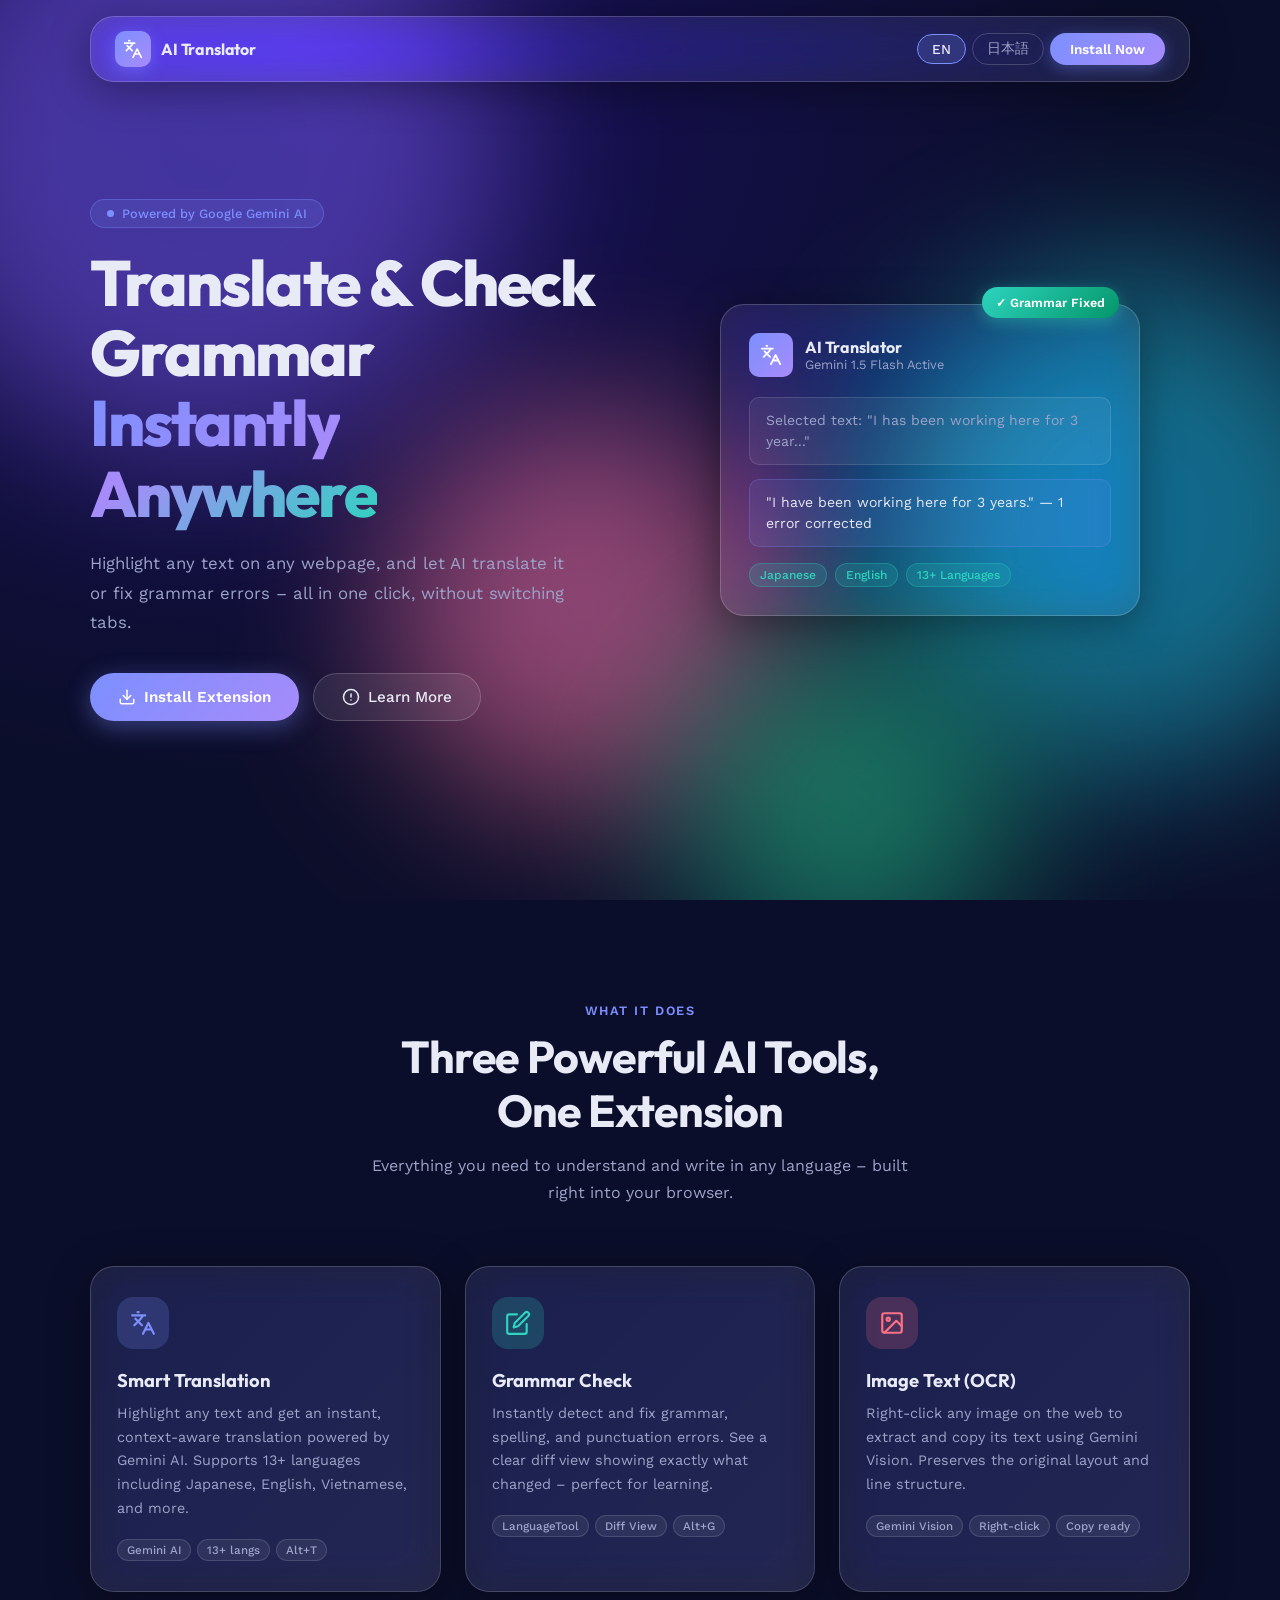
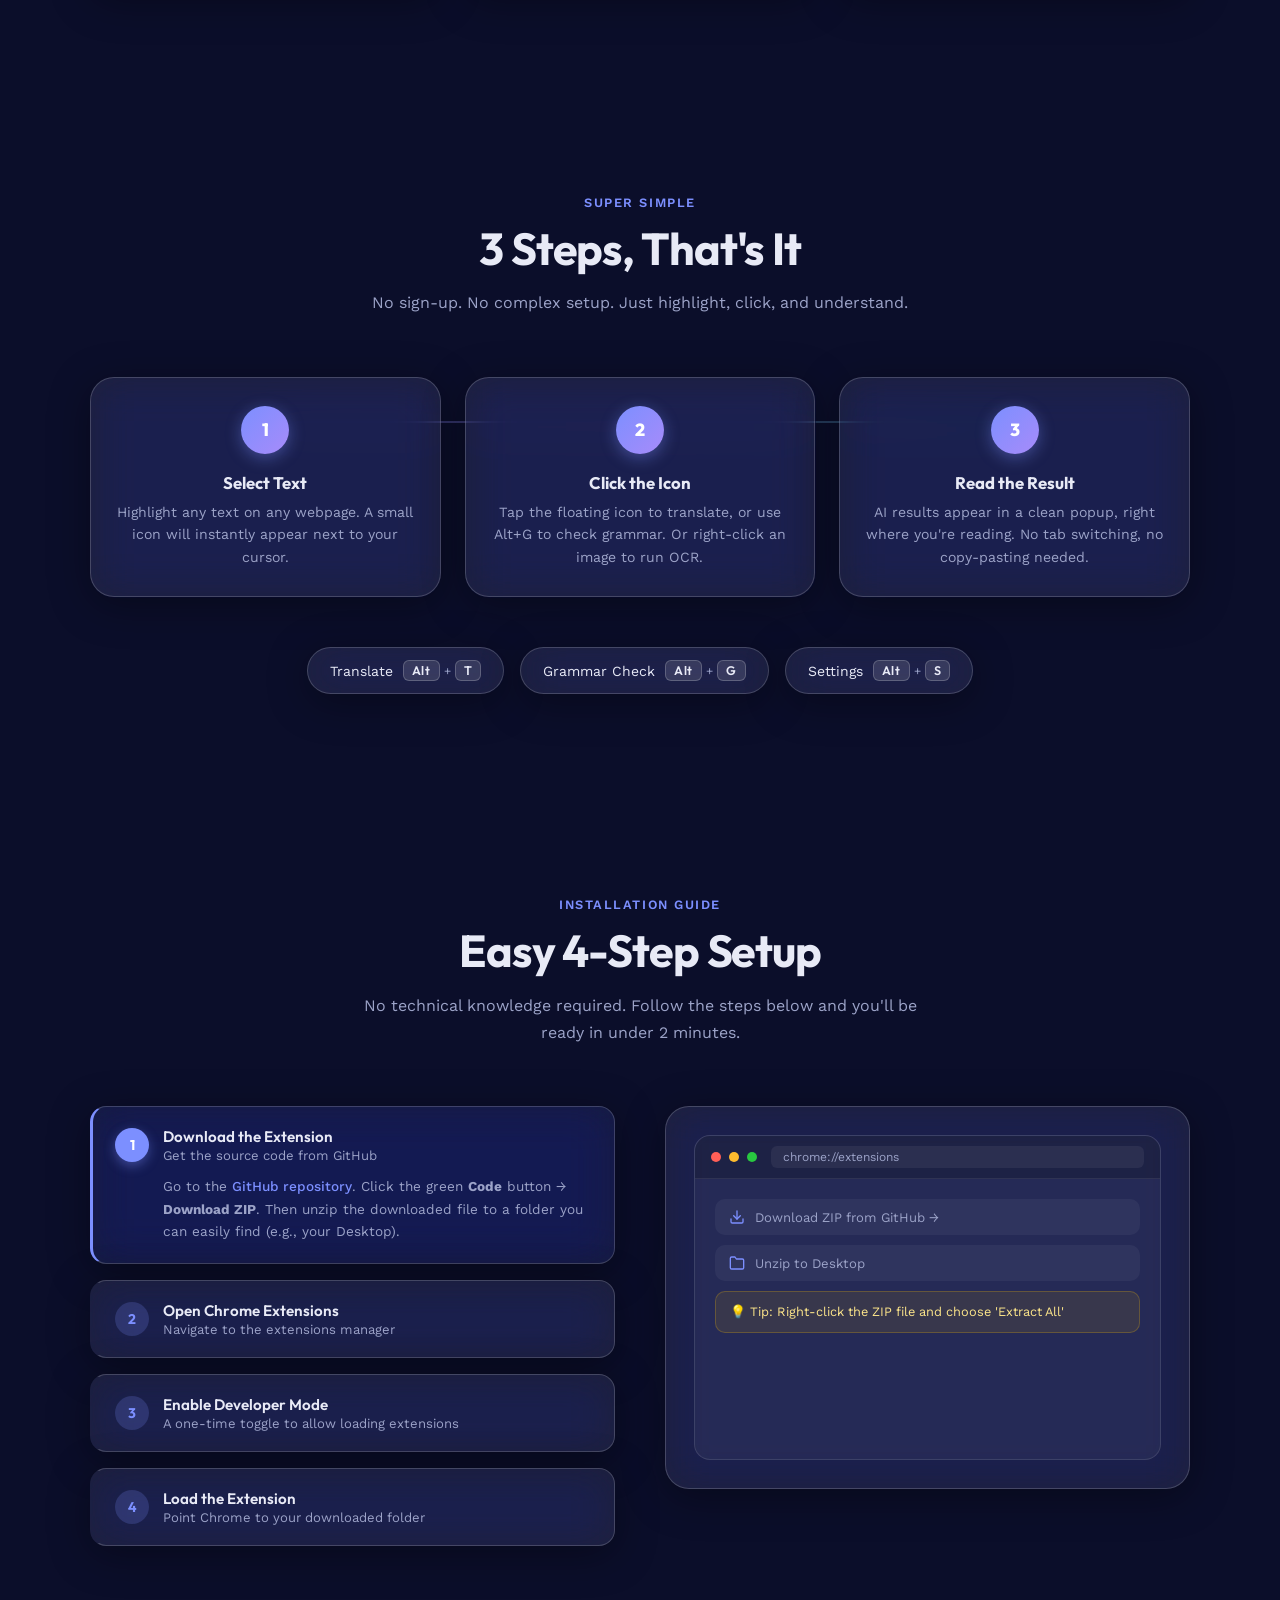
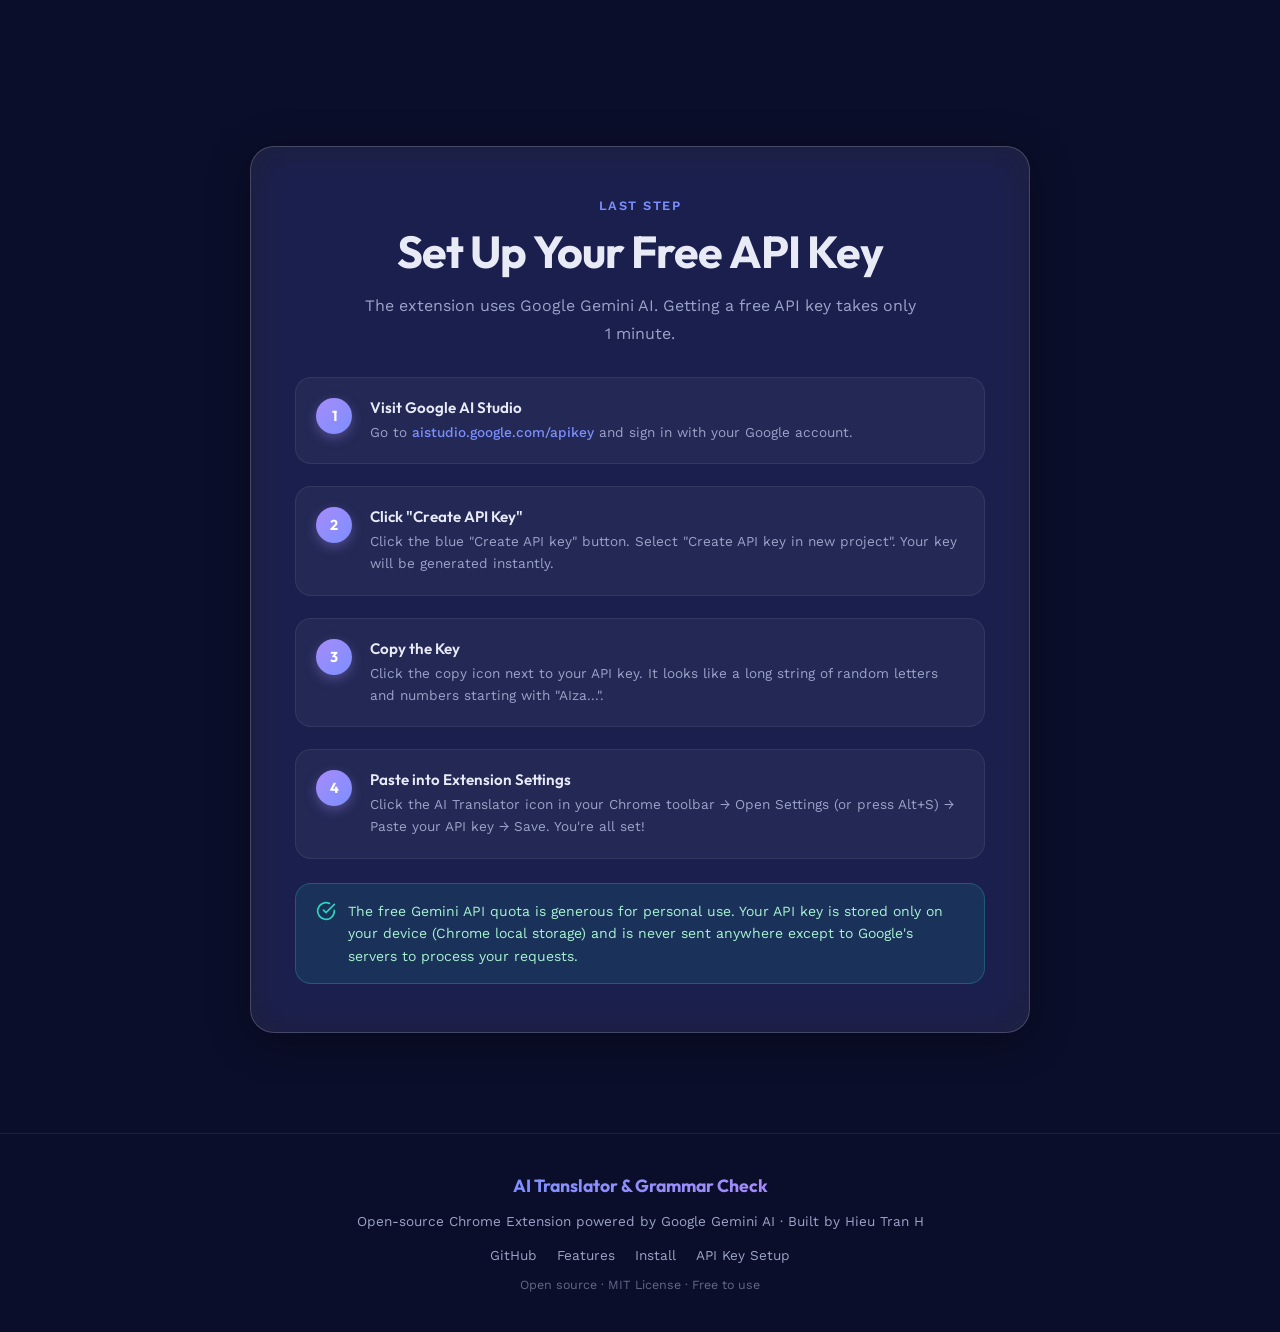
<file: landing/index.html>
<!DOCTYPE html>
<html lang="en">
<head>
  <meta charset="UTF-8" />
  <meta name="viewport" content="width=device-width, initial-scale=1.0" />
  <title data-en="AI Translator & Grammar Check – Smart Chrome Extension" data-ja="AI翻訳＆文法チェック – スマートChrome拡張機能">
    AI Translator & Grammar Check – Smart Chrome Extension
  </title>
  <meta name="description"
    data-en="Free Chrome extension powered by Google Gemini AI. Translate text, check grammar, and extract text from images – without leaving any webpage."
    data-ja="Google Gemini AIを搭載した無料Chrome拡張機能。テキストの翻訳、文法チェック、画像からのテキスト抽出がどのWebページでも可能。"
    content="Free Chrome extension powered by Google Gemini AI. Translate text, check grammar, and extract text from images – without leaving any webpage.">
  <link rel="stylesheet" href="style.css" />
</head>
<body>

<!-- ── Animated Background ──────────────────── -->
<div class="bg-canvas">
  <div class="blob blob-1"></div>
  <div class="blob blob-2"></div>
  <div class="blob blob-3"></div>
  <div class="blob blob-4"></div>
</div>

<!-- ── Navbar ───────────────────────────────── -->
<nav class="navbar glass">
  <a href="#" class="nav-logo">
    <div class="nav-logo-icon">
      <svg viewBox="0 0 24 24" fill="none" stroke="currentColor" stroke-width="2" stroke-linecap="round" stroke-linejoin="round">
        <path d="M5 8l6 6M4 14l6-6 2-3M2 5h12M7 2h1M22 22l-5-10-5 10M14 18h6"/>
      </svg>
    </div>
    <span class="nav-logo-text" data-en="AI Translator" data-ja="AI翻訳ツール">AI Translator</span>
  </a>
  <div class="nav-links">
    <button class="lang-btn active" id="btn-en" onclick="setLang('en')" aria-label="Switch to English">EN</button>
    <button class="lang-btn" id="btn-ja" onclick="setLang('ja')" aria-label="日本語に切り替え">日本語</button>
    <a href="#install" class="nav-cta" data-en="Install Now" data-ja="インストール">Install Now</a>
  </div>
</nav>

<!-- ── HERO ─────────────────────────────────── -->
<section id="hero">
  <div class="container">
    <div class="hero-inner">
      <div class="hero-copy">
        <div class="hero-badge">
          <div class="hero-badge-dot"></div>
          <span data-en="Powered by Google Gemini AI" data-ja="Google Gemini AI搭載">Powered by Google Gemini AI</span>
        </div>
        <h1 class="hero-title">
          <span data-en="Translate & Check Grammar" data-ja="翻訳＆文法チェックを">Translate & Check Grammar</span><br/>
          <span class="gradient-text" data-en="Instantly Anywhere" data-ja="どこでも瞬時に">Instantly Anywhere</span>
        </h1>
        <p class="hero-desc" data-en="Highlight any text on any webpage, and let AI translate it or fix grammar errors – all in one click, without switching tabs." data-ja="あらゆるWebページでテキストを選択するだけで、AIが翻訳・文法修正を自動で実行。タブを切り替える必要ゼロ。">
          Highlight any text on any webpage, and let AI translate it or fix grammar errors – all in one click, without switching tabs.
        </p>
        <div class="hero-actions">
          <a href="#install" class="btn-primary" id="hero-install-btn">
            <svg viewBox="0 0 24 24" fill="none" stroke="currentColor" stroke-width="2" stroke-linecap="round" stroke-linejoin="round">
              <path d="M21 15v4a2 2 0 0 1-2 2H5a2 2 0 0 1-2-2v-4"/>
              <polyline points="7 10 12 15 17 10"/>
              <line x1="12" y1="15" x2="12" y2="3"/>
            </svg>
            <span data-en="Install Extension" data-ja="拡張機能をインストール">Install Extension</span>
          </a>
          <a href="#features" class="btn-secondary">
            <svg viewBox="0 0 24 24" fill="none" stroke="currentColor" stroke-width="2" stroke-linecap="round" stroke-linejoin="round">
              <circle cx="12" cy="12" r="10"/>
              <line x1="12" y1="8" x2="12" y2="12"/>
              <line x1="12" y1="16" x2="12.01" y2="16"/>
            </svg>
            <span data-en="Learn More" data-ja="詳しく見る">Learn More</span>
          </a>
        </div>
      </div>

      <!-- Demo Card -->
      <div class="hero-visual">
        <div class="hero-card glass">
          <div class="hero-card-badge" data-en="✓ Grammar Fixed" data-ja="✓ 文法修正済み">✓ Grammar Fixed</div>
          <div class="hero-card-header">
            <div class="hero-card-icon">
              <svg viewBox="0 0 24 24" fill="none" stroke="currentColor" stroke-width="2" stroke-linecap="round" stroke-linejoin="round">
                <path d="M5 8l6 6M4 14l6-6 2-3M2 5h12M7 2h1M22 22l-5-10-5 10M14 18h6"/>
              </svg>
            </div>
            <div>
              <div class="hero-card-title" data-en="AI Translator" data-ja="AI翻訳アシスタント">AI Translator</div>
              <div class="hero-card-subtitle" data-en="Gemini 1.5 Flash Active" data-ja="Gemini 1.5 Flash 稼働中">Gemini 1.5 Flash Active</div>
            </div>
          </div>
          <div class="hero-card-input" data-en="Selected text: &quot;I has been working here for 3 year...&quot;" data-ja="選択テキスト：「私わ3年間ここで働いている…」">
            Selected text: "I has been working here for 3 year..."
          </div>
          <div class="hero-card-result" data-en="&ldquo;I have been working here for 3 years.&rdquo; &mdash; 1 error corrected" data-ja="「私は3年間ここで働いています。」&mdash; 1件の誤り修正済み">
            "I have been working here for 3 years." — 1 error corrected
          </div>
          <div class="hero-card-tags">
            <span class="hero-tag" data-en="Japanese" data-ja="日本語">Japanese</span>
            <span class="hero-tag" data-en="English" data-ja="英語">English</span>
            <span class="hero-tag" data-en="13+ Languages" data-ja="13言語以上">13+ Languages</span>
          </div>
        </div>
      </div>
    </div>
  </div>
</section>

<!-- ── FEATURES ──────────────────────────────── -->
<section id="features">
  <div class="container">
    <div class="section-header fade-in">
      <div class="section-label" data-en="What It Does" data-ja="主な機能">What It Does</div>
      <h2 class="section-title" data-en="Three Powerful AI Tools,<br>One Extension" data-ja="3つのAIツールが<br>ひとつの拡張機能に">
        Three Powerful AI Tools,<br>One Extension
      </h2>
      <p class="section-desc" data-en="Everything you need to understand and write in any language – built right into your browser." data-ja="あらゆる言語を理解・作成するために必要なものがすべてブラウザに内蔵されています。">
        Everything you need to understand and write in any language – built right into your browser.
      </p>
    </div>

    <div class="features-grid">
      <div class="feature-card glass fade-in">
        <div class="feature-icon blue">
          <svg viewBox="0 0 24 24" fill="none" stroke="currentColor" stroke-width="2" stroke-linecap="round" stroke-linejoin="round">
            <path d="M5 8l6 6M4 14l6-6 2-3M2 5h12M7 2h1M22 22l-5-10-5 10M14 18h6"/>
          </svg>
        </div>
        <h3 class="feature-title" data-en="Smart Translation" data-ja="スマート翻訳">Smart Translation</h3>
        <p class="feature-desc" data-en="Highlight any text and get an instant, context-aware translation powered by Gemini AI. Supports 13+ languages including Japanese, English, Vietnamese, and more." data-ja="テキストを選択するだけで、Gemini AIによる文脈を理解した翻訳を即座に取得。日本語・英語・ベトナム語など13言語以上に対応。">
          Highlight any text and get an instant, context-aware translation powered by Gemini AI. Supports 13+ languages including Japanese, English, Vietnamese, and more.
        </p>
        <div class="feature-tags">
          <span class="ftag">Gemini AI</span>
          <span class="ftag">13+ langs</span>
          <span class="ftag">Alt+T</span>
        </div>
      </div>

      <div class="feature-card glass fade-in">
        <div class="feature-icon green">
          <svg viewBox="0 0 24 24" fill="none" stroke="currentColor" stroke-width="2" stroke-linecap="round" stroke-linejoin="round">
            <path d="M11 4H4a2 2 0 0 0-2 2v14a2 2 0 0 0 2 2h14a2 2 0 0 0 2-2v-7"/>
            <path d="M18.5 2.5a2.121 2.121 0 0 1 3 3L12 15l-4 1 1-4 9.5-9.5z"/>
          </svg>
        </div>
        <h3 class="feature-title" data-en="Grammar Check" data-ja="文法チェック">Grammar Check</h3>
        <p class="feature-desc" data-en="Instantly detect and fix grammar, spelling, and punctuation errors. See a clear diff view showing exactly what changed – perfect for learning." data-ja="文法・スペル・句読点のエラーを即座に検出・修正。変更箇所が一目でわかるdiff表示で学習にも最適。">
          Instantly detect and fix grammar, spelling, and punctuation errors. See a clear diff view showing exactly what changed – perfect for learning.
        </p>
        <div class="feature-tags">
          <span class="ftag">LanguageTool</span>
          <span class="ftag">Diff View</span>
          <span class="ftag">Alt+G</span>
        </div>
      </div>

      <div class="feature-card glass fade-in">
        <div class="feature-icon rose">
          <svg viewBox="0 0 24 24" fill="none" stroke="currentColor" stroke-width="2" stroke-linecap="round" stroke-linejoin="round">
            <rect x="3" y="3" width="18" height="18" rx="2" ry="2"/>
            <circle cx="8.5" cy="8.5" r="1.5"/>
            <polyline points="21 15 16 10 5 21"/>
          </svg>
        </div>
        <h3 class="feature-title" data-en="Image Text (OCR)" data-ja="画像テキスト抽出 (OCR)">Image Text (OCR)</h3>
        <p class="feature-desc" data-en="Right-click any image on the web to extract and copy its text using Gemini Vision. Preserves the original layout and line structure." data-ja="Web上の画像を右クリックするだけで、Gemini Visionがテキストを抽出・コピー。元のレイアウトと改行構造を維持。">
          Right-click any image on the web to extract and copy its text using Gemini Vision. Preserves the original layout and line structure.
        </p>
        <div class="feature-tags">
          <span class="ftag">Gemini Vision</span>
          <span class="ftag">Right-click</span>
          <span class="ftag">Copy ready</span>
        </div>
      </div>
    </div>
  </div>
</section>

<!-- ── HOW IT WORKS ──────────────────────────── -->
<section id="how-it-works">
  <div class="container">
    <div class="section-header fade-in">
      <div class="section-label" data-en="Super Simple" data-ja="とても簡単">Super Simple</div>
      <h2 class="section-title" data-en="3 Steps, That's It" data-ja="たった3ステップ">3 Steps, That's It</h2>
      <p class="section-desc" data-en="No sign-up. No complex setup. Just highlight, click, and understand." data-ja="登録不要。複雑な設定なし。選択 → クリック → 理解するだけ。">
        No sign-up. No complex setup. Just highlight, click, and understand.
      </p>
    </div>

    <div class="steps-grid">
      <div class="step-card glass fade-in">
        <div class="step-number">1</div>
        <h3 class="step-title" data-en="Select Text" data-ja="テキストを選択">Select Text</h3>
        <p class="step-desc" data-en="Highlight any text on any webpage. A small icon will instantly appear next to your cursor." data-ja="任意のWebページでテキストを選択すると、カーソルの横にアイコンがすぐに表示されます。">
          Highlight any text on any webpage. A small icon will instantly appear next to your cursor.
        </p>
      </div>
      <div class="step-card glass fade-in">
        <div class="step-number">2</div>
        <h3 class="step-title" data-en="Click the Icon" data-ja="アイコンをクリック">Click the Icon</h3>
        <p class="step-desc" data-en="Tap the floating icon to translate, or use Alt+G to check grammar. Or right-click an image to run OCR." data-ja="フローティングアイコンをタップして翻訳、またはAlt+Gで文法チェック。画像を右クリックでOCR実行。">
          Tap the floating icon to translate, or use Alt+G to check grammar. Or right-click an image to run OCR.
        </p>
      </div>
      <div class="step-card glass fade-in">
        <div class="step-number">3</div>
        <h3 class="step-title" data-en="Read the Result" data-ja="結果を確認">Read the Result</h3>
        <p class="step-desc" data-en="AI results appear in a clean popup, right where you're reading. No tab switching, no copy-pasting needed." data-ja="AI結果はきれいなポップアップで表示。タブ切り替えもコピー&ペーストも不要。">
          AI results appear in a clean popup, right where you're reading. No tab switching, no copy-pasting needed.
        </p>
      </div>
    </div>

    <!-- Keyboard Shortcuts -->
    <div class="shortcuts-bar fade-in">
      <div class="shortcut-pill glass">
        <span data-en="Translate" data-ja="翻訳">Translate</span>
        <span class="shortcut-key">
          <span class="kbd">Alt</span>
          <span style="color:var(--color-muted);font-size:0.75rem">+</span>
          <span class="kbd">T</span>
        </span>
      </div>
      <div class="shortcut-pill glass">
        <span data-en="Grammar Check" data-ja="文法チェック">Grammar Check</span>
        <span class="shortcut-key">
          <span class="kbd">Alt</span>
          <span style="color:var(--color-muted);font-size:0.75rem">+</span>
          <span class="kbd">G</span>
        </span>
      </div>
      <div class="shortcut-pill glass">
        <span data-en="Settings" data-ja="設定">Settings</span>
        <span class="shortcut-key">
          <span class="kbd">Alt</span>
          <span style="color:var(--color-muted);font-size:0.75rem">+</span>
          <span class="kbd">S</span>
        </span>
      </div>
    </div>
  </div>
</section>

<!-- ── INSTALL GUIDE ──────────────────────────── -->
<section id="install">
  <div class="container">
    <div class="section-header fade-in">
      <div class="section-label" data-en="Installation Guide" data-ja="インストールガイド">Installation Guide</div>
      <h2 class="section-title" data-en="Easy 4-Step Setup" data-ja="簡単4ステップ設定">Easy 4-Step Setup</h2>
      <p class="section-desc" data-en="No technical knowledge required. Follow the steps below and you'll be ready in under 2 minutes." data-ja="技術的な知識は不要です。以下の手順に従えば2分以内に準備完了。">
        No technical knowledge required. Follow the steps below and you'll be ready in under 2 minutes.
      </p>
    </div>

    <div class="install-grid fade-in">
      <!-- Steps list -->
      <div class="install-steps">

        <div class="install-step glass active" onclick="selectStep(this, 0)" id="istep-0">
          <div class="install-step-header">
            <div class="install-step-num">1</div>
            <div class="install-step-text">
              <h4 data-en="Download the Extension" data-ja="拡張機能をダウンロード">Download the Extension</h4>
              <p data-en="Get the source code from GitHub" data-ja="GitHubからソースコードを取得">Get the source code from GitHub</p>
            </div>
          </div>
          <div class="install-detail" data-en='Go to the <a href="https://github.com/hieutranH31/cmdn-hieutran31-translator-extension" class="api-link" target="_blank" rel="noopener">GitHub repository</a>. Click the green <strong>Code</strong> button → <strong>Download ZIP</strong>. Then unzip the downloaded file to a folder you can easily find (e.g., your Desktop).' data-ja='<a href="https://github.com/hieutranH31/cmdn-hieutran31-translator-extension" class="api-link" target="_blank" rel="noopener">GitHubリポジトリ</a>にアクセスし、緑色の<strong>Code</strong>ボタン→<strong>Download ZIP</strong>をクリック。ダウンロードしたファイルをわかりやすいフォルダ（デスクトップなど）に解凍してください。'>
            Go to the <a href="https://github.com/hieutranH31/cmdn-hieutran31-translator-extension" class="api-link" target="_blank" rel="noopener">GitHub repository</a>. Click the green <strong>Code</strong> button → <strong>Download ZIP</strong>. Then unzip the downloaded file to a folder you can easily find (e.g., your Desktop).
          </div>
        </div>

        <div class="install-step glass" onclick="selectStep(this, 1)" id="istep-1">
          <div class="install-step-header">
            <div class="install-step-num">2</div>
            <div class="install-step-text">
              <h4 data-en="Open Chrome Extensions" data-ja="Chrome拡張機能ページを開く">Open Chrome Extensions</h4>
              <p data-en="Navigate to the extensions manager" data-ja="拡張機能マネージャーに移動">Navigate to the extensions manager</p>
            </div>
          </div>
          <div class="install-detail" data-en="Open Google Chrome. In the address bar, type <strong>chrome://extensions</strong> and press Enter. You'll see a page showing all your installed extensions." data-ja="Google Chromeを開き、アドレスバーに<strong>chrome://extensions</strong>と入力してEnterを押します。インストール済み拡張機能の一覧ページが表示されます。">
            Open Google Chrome. In the address bar, type <strong>chrome://extensions</strong> and press Enter. You'll see a page showing all your installed extensions.
          </div>
        </div>

        <div class="install-step glass" onclick="selectStep(this, 2)" id="istep-2">
          <div class="install-step-header">
            <div class="install-step-num">3</div>
            <div class="install-step-text">
              <h4 data-en="Enable Developer Mode" data-ja="デベロッパーモードを有効化">Enable Developer Mode</h4>
              <p data-en="A one-time toggle to allow loading extensions" data-ja="拡張機能の読み込みを許可する一度限りの設定">A one-time toggle to allow loading extensions</p>
            </div>
          </div>
          <div class="install-detail" data-en='In the top-right corner of the Extensions page, find the <strong>Developer mode</strong> toggle and turn it <strong>ON</strong>. This is a standard Chrome option for installing extensions that aren&apos;t in the Chrome Web Store.' data-ja='拡張機能ページの右上にある<strong>デベロッパーモード</strong>のトグルを<strong>ON</strong>にします。これはChrome Web Storeにない拡張機能をインストールする標準的なChromeオプションです。'>
            In the top-right corner of the Extensions page, find the <strong>Developer mode</strong> toggle and turn it <strong>ON</strong>. This is a standard Chrome option for installing extensions that aren't in the Chrome Web Store.
          </div>
        </div>

        <div class="install-step glass" onclick="selectStep(this, 3)" id="istep-3">
          <div class="install-step-header">
            <div class="install-step-num">4</div>
            <div class="install-step-text">
              <h4 data-en="Load the Extension" data-ja="拡張機能を読み込む">Load the Extension</h4>
              <p data-en="Point Chrome to your downloaded folder" data-ja="ダウンロードしたフォルダをChromeに指定">Point Chrome to your downloaded folder</p>
            </div>
          </div>
          <div class="install-detail" data-en='Click the <strong>Load unpacked</strong> button that now appears. In the file picker, navigate to and select the unzipped folder from Step 1. Click <strong>Select Folder</strong>. The AI Translator icon will appear in your Chrome toolbar!' data-ja='表示された<strong>パッケージ化されていない拡張機能を読み込む</strong>ボタンをクリック。ファイル選択画面でStep 1で解凍したフォルダを選択し、<strong>フォルダの選択</strong>をクリック。AI TranslatorアイコンがChromeツールバーに表示されます！'>
            Click the <strong>Load unpacked</strong> button that now appears. In the file picker, navigate to and select the unzipped folder from Step 1. Click <strong>Select Folder</strong>. The AI Translator icon will appear in your Chrome toolbar!
          </div>
        </div>
      </div>

      <!-- Visual Preview Panel -->
      <div class="install-preview glass">
        <div class="browser-frame">
          <div class="browser-bar">
            <div class="browser-dot"></div>
            <div class="browser-dot"></div>
            <div class="browser-dot"></div>
            <div class="browser-url">chrome://extensions</div>
          </div>
          <div class="browser-content">

            <!-- Step 0: Download -->
            <div class="step-visual show" id="visual-0">
              <div class="visual-row">
                <svg viewBox="0 0 24 24" fill="none" stroke="currentColor" stroke-width="2" stroke-linecap="round" stroke-linejoin="round"><path d="M21 15v4a2 2 0 0 1-2 2H5a2 2 0 0 1-2-2v-4"/><polyline points="7 10 12 15 17 10"/><line x1="12" y1="15" x2="12" y2="3"/></svg>
                <span data-en="Download ZIP from GitHub →" data-ja="GitHubからZIPをダウンロード →">Download ZIP from GitHub →</span>
              </div>
              <div class="visual-row">
                <svg viewBox="0 0 24 24" fill="none" stroke="currentColor" stroke-width="2" stroke-linecap="round" stroke-linejoin="round"><path d="M22 19a2 2 0 0 1-2 2H4a2 2 0 0 1-2-2V5a2 2 0 0 1 2-2h5l2 3h9a2 2 0 0 1 2 2z"/></svg>
                <span data-en="Unzip to Desktop" data-ja="デスクトップに解凍">Unzip to Desktop</span>
              </div>
              <div class="note-box" data-en="💡 Tip: Right-click the ZIP file and choose 'Extract All'" data-ja="💡 ヒント：ZIPファイルを右クリックして「すべて展開」を選択">
                💡 Tip: Right-click the ZIP file and choose 'Extract All'
              </div>
            </div>

            <!-- Step 1: chrome://extensions -->
            <div class="step-visual" id="visual-1">
              <div class="visual-row">
                <svg viewBox="0 0 24 24" fill="none" stroke="currentColor" stroke-width="2" stroke-linecap="round" stroke-linejoin="round"><circle cx="12" cy="12" r="10"/><line x1="2" y1="12" x2="22" y2="12"/><path d="M12 2a15.3 15.3 0 0 1 4 10 15.3 15.3 0 0 1-4 10 15.3 15.3 0 0 1-4-10 15.3 15.3 0 0 1 4-10z"/></svg>
                <span data-en="Open Chrome browser" data-ja="Chromeブラウザを開く">Open Chrome browser</span>
              </div>
              <div class="visual-row">
                <svg viewBox="0 0 24 24" fill="none" stroke="currentColor" stroke-width="2" stroke-linecap="round" stroke-linejoin="round"><path d="M18 13v6a2 2 0 0 1-2 2H5a2 2 0 0 1-2-2V8a2 2 0 0 1 2-2h6"/><polyline points="15 3 21 3 21 9"/><line x1="10" y1="14" x2="21" y2="3"/></svg>
                <span>Type: <strong style="color:#7c8fff">chrome://extensions</strong></span>
              </div>
              <div class="note-box" data-en="💡 You can also go to: Menu (⋮) → More Tools → Extensions" data-ja="💡 メニュー(⋮)→その他のツール→拡張機能 からも開けます">
                💡 You can also go to: Menu (⋮) → More Tools → Extensions
              </div>
            </div>

            <!-- Step 2: Developer mode -->
            <div class="step-visual" id="visual-2">
              <div class="visual-row">
                <svg viewBox="0 0 24 24" fill="none" stroke="currentColor" stroke-width="2" stroke-linecap="round" stroke-linejoin="round"><polyline points="16 18 22 12 16 6"/><polyline points="8 6 2 12 8 18"/></svg>
                <span data-en="Look to the top-right corner" data-ja="右上のコーナーを確認">Look to the top-right corner</span>
              </div>
              <div class="visual-toggle">
                <span data-en="Developer mode" data-ja="デベロッパーモード">Developer mode</span>
                <div class="toggle-pill"></div>
              </div>
              <div class="note-box" data-en="💡 This is safe! It's a standard Chrome feature and can always be turned off later." data-ja="💡 安全です！これは標準的なChrome機能で、後からいつでもOFFにできます。">
                💡 This is safe! It's a standard Chrome feature and can always be turned off later.
              </div>
            </div>

            <!-- Step 3: Load unpacked -->
            <div class="step-visual" id="visual-3">
              <div class="visual-row">
                <svg viewBox="0 0 24 24" fill="none" stroke="currentColor" stroke-width="2" stroke-linecap="round" stroke-linejoin="round"><path d="M22 19a2 2 0 0 1-2 2H4a2 2 0 0 1-2-2V5a2 2 0 0 1 2-2h5l2 3h9a2 2 0 0 1 2 2z"/></svg>
                <span data-en='Click "Load unpacked" button' data-ja='「パッケージ化されていない拡張機能を読み込む」をクリック'>Click "Load unpacked" button</span>
              </div>
              <div class="visual-row">
                <svg viewBox="0 0 24 24" fill="none" stroke="currentColor" stroke-width="2" stroke-linecap="round" stroke-linejoin="round"><polyline points="9 11 12 14 22 4"/><path d="M21 12v7a2 2 0 0 1-2 2H5a2 2 0 0 1-2-2V5a2 2 0 0 1 2-2h11"/></svg>
                <span data-en="Select the unzipped folder → Done!" data-ja="解凍したフォルダを選択 → 完了！">Select the unzipped folder → Done!</span>
              </div>
              <div class="note-box" style="background:rgba(45,212,191,0.1);border-color:rgba(45,212,191,0.3);color:#a7f3d0;" data-en="🎉 The AI Translator icon will now appear in your Chrome toolbar!" data-ja="🎉 AIトランスレーターアイコンがChromeツールバーに表示されます！">
                🎉 The AI Translator icon will now appear in your Chrome toolbar!
              </div>
            </div>

          </div>
        </div>
      </div>
    </div>
  </div>
</section>

<!-- ── API KEY GUIDE ──────────────────────────── -->
<section id="api-key">
  <div class="container">
    <div class="api-inner glass fade-in">
      <div class="section-header" style="margin-bottom:0">
        <div class="section-label" data-en="Last Step" data-ja="最後のステップ">Last Step</div>
        <h2 class="section-title" data-en="Set Up Your Free API Key" data-ja="無料APIキーを設定する">Set Up Your Free API Key</h2>
        <p class="section-desc" data-en="The extension uses Google Gemini AI. Getting a free API key takes only 1 minute." data-ja="この拡張機能はGoogle Gemini AIを使用します。無料のAPIキーの取得はわずか1分でできます。">
          The extension uses Google Gemini AI. Getting a free API key takes only 1 minute.
        </p>
      </div>

      <div class="api-steps">
        <div class="api-step">
          <div class="api-step-num">1</div>
          <div class="api-step-body">
            <h4 data-en="Visit Google AI Studio" data-ja="Google AI Studioにアクセス">Visit Google AI Studio</h4>
            <p>
              <span data-en='Go to ' data-ja='以下にアクセス：'>Go to </span>
              <a href="https://aistudio.google.com/apikey" target="_blank" rel="noopener" class="api-link">aistudio.google.com/apikey</a>
              <span data-en=" and sign in with your Google account." data-ja=" に移動し、Googleアカウントでサインイン。"> and sign in with your Google account.</span>
            </p>
          </div>
        </div>
        <div class="api-step">
          <div class="api-step-num">2</div>
          <div class="api-step-body">
            <h4 data-en='Click "Create API Key"' data-ja='「APIキーを作成」をクリック'>Click "Create API Key"</h4>
            <p data-en='Click the blue "Create API key" button. Select "Create API key in new project". Your key will be generated instantly.' data-ja='青い「APIキーを作成」ボタンをクリック。「新しいプロジェクトでAPIキーを作成」を選択。キーはすぐに生成されます。'>
              Click the blue "Create API key" button. Select "Create API key in new project". Your key will be generated instantly.
            </p>
          </div>
        </div>
        <div class="api-step">
          <div class="api-step-num">3</div>
          <div class="api-step-body">
            <h4 data-en="Copy the Key" data-ja="キーをコピー">Copy the Key</h4>
            <p data-en='Click the copy icon next to your API key. It looks like a long string of random letters and numbers starting with "AIza...".' data-ja='APIキーの横のコピーアイコンをクリック。「AIza...」で始まるランダムな文字と数字の長い文字列です。'>
              Click the copy icon next to your API key. It looks like a long string of random letters and numbers starting with "AIza...".
            </p>
          </div>
        </div>
        <div class="api-step">
          <div class="api-step-num">4</div>
          <div class="api-step-body">
            <h4 data-en="Paste into Extension Settings" data-ja="拡張機能の設定にペースト">Paste into Extension Settings</h4>
            <p data-en="Click the AI Translator icon in your Chrome toolbar → Open Settings (or press Alt+S) → Paste your API key → Save. You're all set!" data-ja="ChromeツールバーのAI Translatorアイコンをクリック→設定を開く（またはAlt+S）→APIキーを貼り付け→保存。これで完了！">
              Click the AI Translator icon in your Chrome toolbar → Open Settings (or press Alt+S) → Paste your API key → Save. You're all set!
            </p>
          </div>
        </div>
      </div>

      <div class="api-note">
        <svg viewBox="0 0 24 24" fill="none" stroke="currentColor" stroke-width="2" stroke-linecap="round" stroke-linejoin="round">
          <path d="M22 11.08V12a10 10 0 1 1-5.93-9.14"/>
          <polyline points="22 4 12 14.01 9 11.01"/>
        </svg>
        <span data-en="The free Gemini API quota is generous for personal use. Your API key is stored only on your device (Chrome local storage) and is never sent anywhere except to Google's servers to process your requests." data-ja="無料のGemini APIクォータは個人利用に十分です。APIキーはデバイスのみ（Chromeローカルストレージ）に保存され、リクエスト処理のためのGoogleサーバー以外には送信されません。">
          The free Gemini API quota is generous for personal use. Your API key is stored only on your device (Chrome local storage) and is never sent anywhere except to Google's servers to process your requests.
        </span>
      </div>
    </div>
  </div>
</section>

<!-- ── FOOTER ─────────────────────────────────── -->
<footer>
  <div class="footer-inner">
    <div class="footer-logo">AI Translator & Grammar Check</div>
    <p class="footer-desc" data-en="Open-source Chrome Extension powered by Google Gemini AI · Built by Hieu Tran H" data-ja="Google Gemini AI搭載のオープンソースChrome拡張機能 · Hieu Tran H 製作">
      Open-source Chrome Extension powered by Google Gemini AI · Built by Hieu Tran H
    </p>
    <div class="footer-links">
      <a href="https://github.com/hieutranH31/cmdn-hieutran31-translator-extension" target="_blank" rel="noopener" data-en="GitHub" data-ja="GitHub">GitHub</a>
      <a href="#features" data-en="Features" data-ja="機能">Features</a>
      <a href="#install" data-en="Install" data-ja="インストール">Install</a>
      <a href="#api-key" data-en="API Key Setup" data-ja="APIキー設定">API Key Setup</a>
    </div>
    <p class="footer-copy" data-en="Open source · MIT License · Free to use" data-ja="オープンソース · MITライセンス · 無料使用可">
      Open source · MIT License · Free to use
    </p>
  </div>
</footer>

<!-- ── JavaScript ─────────────────────────────── -->
<script>
  /* ── Language Switcher ──────────────────────── */
  let currentLang = 'en';

  function setLang(lang) {
    currentLang = lang;

    // Toggle active button
    document.getElementById('btn-en').classList.toggle('active', lang === 'en');
    document.getElementById('btn-ja').classList.toggle('active', lang === 'ja');
    document.documentElement.lang = lang === 'ja' ? 'ja' : 'en';

    // Swap all data-en / data-ja attributes
    document.querySelectorAll('[data-en]').forEach(el => {
      const text = el.getAttribute(`data-${lang}`);
      if (!text) return;
      if (el.tagName === 'META') {
        el.setAttribute('content', text);
      } else if (el.tagName === 'TITLE') {
        el.textContent = text;
      } else {
        el.innerHTML = text;
      }
    });
  }

  /* ── Installation Step Selector ─────────────── */
  function selectStep(el, idx) {
    // Deactivate all steps
    document.querySelectorAll('.install-step').forEach(s => s.classList.remove('active'));
    // Deactivate all visuals
    document.querySelectorAll('.step-visual').forEach(v => v.classList.remove('show'));
    // Activate selected
    el.classList.add('active');
    const visual = document.getElementById(`visual-${idx}`);
    if (visual) visual.classList.add('show');
  }

  /* ── Scroll Fade-in Animation ────────────────── */
  const fadeEls = document.querySelectorAll('.fade-in');
  const observer = new IntersectionObserver((entries) => {
    entries.forEach((entry, i) => {
      if (entry.isIntersecting) {
        setTimeout(() => entry.target.classList.add('visible'), i * 80);
        observer.unobserve(entry.target);
      }
    });
  }, { threshold: 0.12 });
  fadeEls.forEach(el => observer.observe(el));

  /* ── Smooth active nav detection ─────────────── */
  const navCta = document.querySelector('.nav-cta');
  window.addEventListener('scroll', () => {
    const scrolled = window.scrollY > 60;
    document.querySelector('.navbar').style.background = scrolled
      ? 'rgba(15, 18, 50, 0.85)'
      : 'rgba(255, 255, 255, 0.08)';
  });
</script>
</body>
</html>
</file>
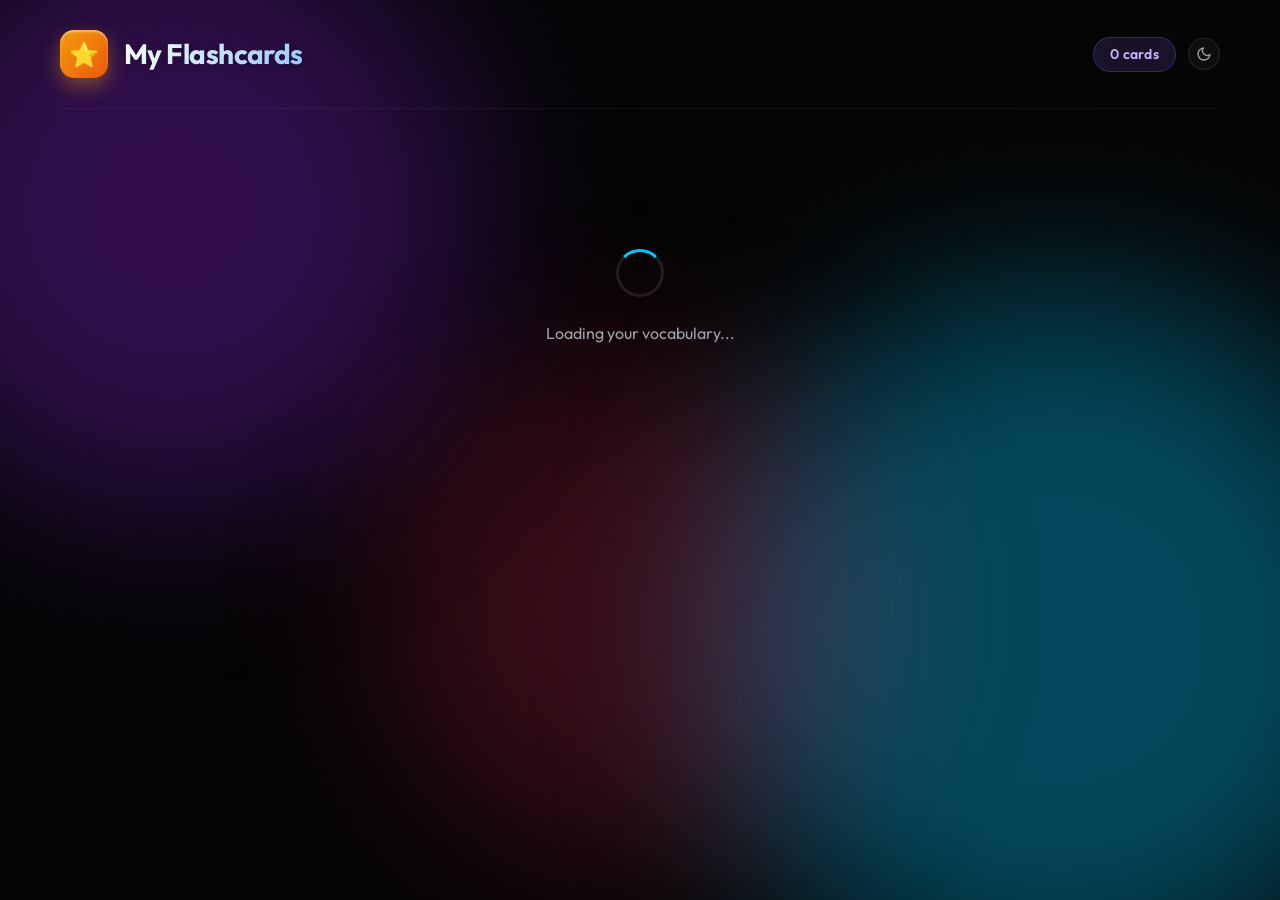
<file: flashcards.html>
<!DOCTYPE html>
<html lang="en">
<head>
    <meta charset="UTF-8">
    <meta name="viewport" content="width=device-width, initial-scale=1.0">
    <title>AI Translator - Flashcards</title>
    <link rel="stylesheet" href="flashcards.css">
</head>
<body>
    <div class="app-container">
        <!-- Header -->
        <header class="app-header">
            <div class="header-left">
                <div class="logo-box">⭐️</div>
                <h1>My Flashcards</h1>
            </div>
            <div class="header-right" style="display: flex; gap: 12px; align-items: center;">
                <span id="cardCount" class="badge">0 cards</span>
                <button class="btn-icon" id="themeToggleBtn" title="Toggle Light/Dark Theme">
                    <svg id="themeIcon" width="16" height="16" viewBox="0 0 24 24" fill="none" stroke="currentColor" stroke-width="2" stroke-linecap="round" stroke-linejoin="round"><path d="M21 12.79A9 9 0 1 1 11.21 3 7 7 0 0 0 21 12.79z"></path></svg>
                </button>
            </div>
        </header>

        <!-- Main Content -->
        <main class="main-content">
            <!-- Loading state -->
            <div id="loadingState" class="state-container">
                <div class="spinner"></div>
                <p>Loading your vocabulary...</p>
            </div>

            <!-- Empty state -->
            <div id="emptyState" class="state-container" style="display: none;">
                <div class="empty-icon">📚</div>
                <h2>Your collection is empty</h2>
                <p>Translate words on any website and click the ⭐️ Save button to add them here.</p>
            </div>

            <!-- Flashcards Grid -->
            <div id="flashcardGrid" class="flashcard-grid" style="display: none;">
                <!-- Cards will be populated here via JavaScript -->
            </div>
        </main>
    </div>

    <!-- Script -->
    <script src="flashcards.js"></script>
</body>
</html>
</file>
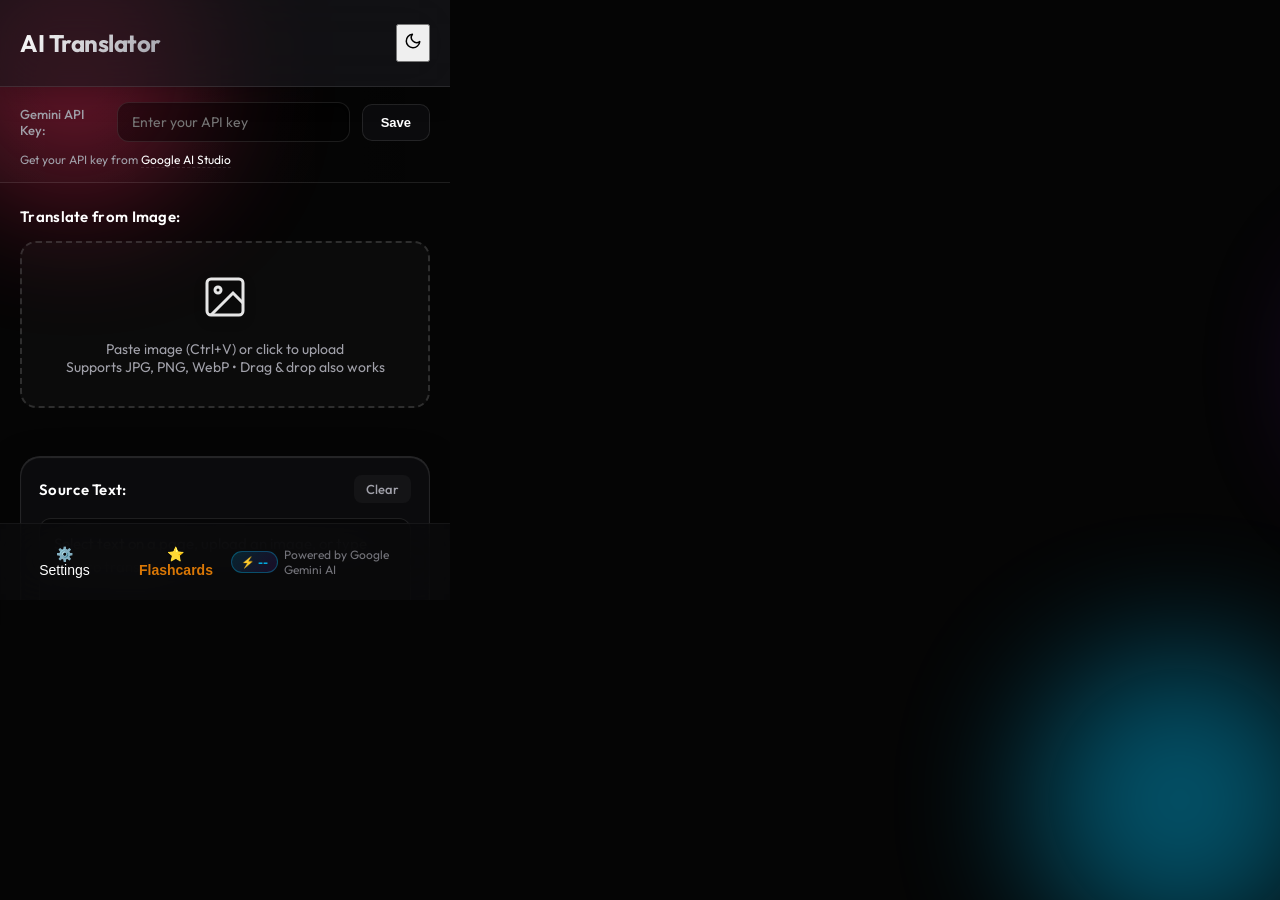
<file: popup.html>
<!doctype html>
<html lang="en">
    <head>
        <meta charset="UTF-8" />
        <meta name="viewport" content="width=device-width, initial-scale=1.0" />
        <title>AI Translator</title>
        <link rel="stylesheet" href="popup.css" />
    </head>
    <body>
        <div class="container">
            <div class="header">
                <h1>AI Translator</h1>
                <div style="display: flex; gap: 8px; align-items: center;">
                    <div class="status" id="status"></div>
                    <button class="icon-button" id="themeToggleBtn" title="Toggle Light/Dark Theme" style="padding: 6px; font-size: 16px;">
                        <svg id="themeIcon" width="18" height="18" viewBox="0 0 24 24" fill="none" stroke="currentColor" stroke-width="2" stroke-linecap="round" stroke-linejoin="round"><path d="M21 12.79A9 9 0 1 1 11.21 3 7 7 0 0 0 21 12.79z"></path></svg>
                    </button>
                </div>
            </div>

            <div class="api-section">
                <div class="input-group">
                    <label for="apiKey">Gemini API Key:</label>
                    <input
                        type="password"
                        id="apiKey"
                        placeholder="Enter your API key"
                    />
                    <button id="saveKey" class="btn-small">Save</button>
                </div>
                <p class="help-text">
                    Get your API key from
                    <a href="https://aistudio.google.com/app/apikey" target="_blank"
                        >Google AI Studio</a
                    >
                </p>
            </div>

            <!-- Image Upload Section -->
            <div class="image-section">
                <div class="section-header">
                    <label>Translate from Image:</label>
                    <span id="clearImageBtn" class="link-btn" style="display: none"
                        >Clear Image</span
                    >
                </div>
                <div id="imageUploadArea" class="image-upload-area">
                    <div class="upload-placeholder">
                        <svg
                            width="48"
                            height="48"
                            viewBox="0 0 24 24"
                            fill="none"
                            stroke="currentColor"
                            stroke-width="1.5"
                        >
                            <rect
                                x="3"
                                y="3"
                                width="18"
                                height="18"
                                rx="2"
                                ry="2"
                            ></rect>
                            <circle cx="8.5" cy="8.5" r="1.5"></circle>
                            <polyline points="21 15 16 10 5 21"></polyline>
                        </svg>
                        <p>Paste image (Ctrl+V) or click to upload</p>
                        <span class="upload-hint"
                            >Supports JPG, PNG, WebP • Drag & drop also works</span
                        >
                    </div>
                    <img
                        id="uploadedImage"
                        class="uploaded-image"
                        style="display: none"
                        alt="Uploaded image"
                    />
                    <input
                        type="file"
                        id="imageInput"
                        accept="image/jpeg,image/png,image/webp,image/gif"
                        style="display: none"
                    />
                </div>
                <div
                    id="extractedTextSection"
                    class="extracted-text-section"
                    style="display: none"
                >
                    <div class="section-header">
                        <label>Extracted Text:</label>
                        <span id="useExtractedBtn" class="link-btn"
                            >Use This Text</span
                        >
                    </div>
                    <div id="extractedText" class="result-text"></div>
                </div>
            </div>

            <div class="translation-section">
                <div class="source-section">
                    <div class="section-header">
                        <label>Source Text:</label>
                        <div
                            class="header-actions"
                            style="display: flex; gap: 12px; align-items: center"
                        >
                            <span
                                id="speakSourceBtn"
                                class="action-icon"
                                title="Listen to text"
                                style="display: none"
                            >
                                <svg
                                    width="16"
                                    height="16"
                                    viewBox="0 0 24 24"
                                    fill="none"
                                    stroke="currentColor"
                                    stroke-width="2"
                                    stroke-linecap="round"
                                    stroke-linejoin="round"
                                >
                                    <polygon
                                        points="11 5 6 9 2 9 2 15 6 15 11 19 11 5"
                                    ></polygon>
                                    <path d="M15.54 8.46a5 5 0 0 1 0 7.07"></path>
                                    <path d="M19.07 4.93a10 10 0 0 1 0 14.14"></path>
                                </svg>
                            </span>
                            <span id="clearBtn" class="link-btn">Clear</span>
                        </div>
                    </div>
                    <textarea
                        id="sourceText"
                        placeholder="Select text on a page, upload an image, or type here to translate..."
                    ></textarea>
                </div>

                <div class="controls">
                    <div class="language-selector">
                        <label for="targetLang">Target Language:</label>
                        <select id="targetLang">
                            <option value="en">English</option>
                            <option value="vi">Vietnamese</option>
                            <option value="es">Spanish</option>
                            <option value="fr">French</option>
                            <option value="de">German</option>
                            <option value="it">Italian</option>
                            <option value="pt">Portuguese</option>
                            <option value="ru">Russian</option>
                            <option value="ja">Japanese</option>
                            <option value="ko">Korean</option>
                            <option value="zh">Chinese</option>
                            <option value="ar">Arabic</option>
                            <option value="hi">Hindi</option>
                        </select>
                    </div>
                    <div class="button-group">
                        <button id="translateBtn" class="btn-primary">
                            <span class="btn-text">Translate</span>
                            <div class="spinner"></div>
                        </button>
                        <button id="grammarBtn" class="btn-secondary">
                            <span class="btn-text">Check Grammar</span>
                            <div class="spinner"></div>
                        </button>
                    </div>
                </div>

                <div class="result-section">
                    <div class="section-header">
                        <label>Translation:</label>
                        <div class="result-actions">
                            <span
                                id="speakResultBtn"
                                class="action-icon"
                                title="Listen to translation"
                                style="display: none"
                            >
                                <svg
                                    width="16"
                                    height="16"
                                    viewBox="0 0 24 24"
                                    fill="none"
                                    stroke="currentColor"
                                    stroke-width="2"
                                    stroke-linecap="round"
                                    stroke-linejoin="round"
                                >
                                    <polygon
                                        points="11 5 6 9 2 9 2 15 6 15 11 19 11 5"
                                    ></polygon>
                                    <path d="M15.54 8.46a5 5 0 0 1 0 7.07"></path>
                                    <path d="M19.07 4.93a10 10 0 0 1 0 14.14"></path>
                                </svg>
                            </span>
                            <span
                                id="retranslateBtn"
                                class="link-btn"
                                style="display: none"
                                >✨ Translate with AI</span
                            >
                            <span id="copyBtn" class="link-btn">Copy</span>
                        </div>
                    </div>
                    <div id="translationResult" class="result-text">
                        <span class="placeholder"
                            >Translation will appear here...</span
                        >
                    </div>
                    <div id="translationSource" class="translation-source"></div>
                </div>

                <div
                    class="result-section"
                    id="grammarSection"
                    style="display: none"
                >
                    <div class="section-header">
                        <label>Grammar Check:</label>
                        <span id="copyGrammarBtn" class="link-btn"
                            >Copy Corrected</span
                        >
                    </div>
                    <div id="grammarResult" class="result-text">
                        <span class="placeholder"
                            >Grammar check results will appear here...</span
                        >
                    </div>
                </div>
            </div>

            <div class="footer">
                <div style="display: flex; gap: 12px; align-items: center;">
                    <button id="openSettingsBtn" class="btn-link">⚙️ Settings</button>
                    <button id="openFlashcardsBtn" class="btn-link" style="color: #d97706; font-weight: bold;">⭐️ Flashcards</button>
                </div>
                <div style="display: flex; align-items: center; gap: 6px;">
                    <span id="activeModelBadge" class="model-badge" title="AI Model đang dùng" style="cursor:pointer">⚡ --</span>
                    <p>Powered by Google Gemini AI</p>
                </div>
            </div>
        </div>

        <script src="popup.js"></script>
    </body>
</html>
</file>
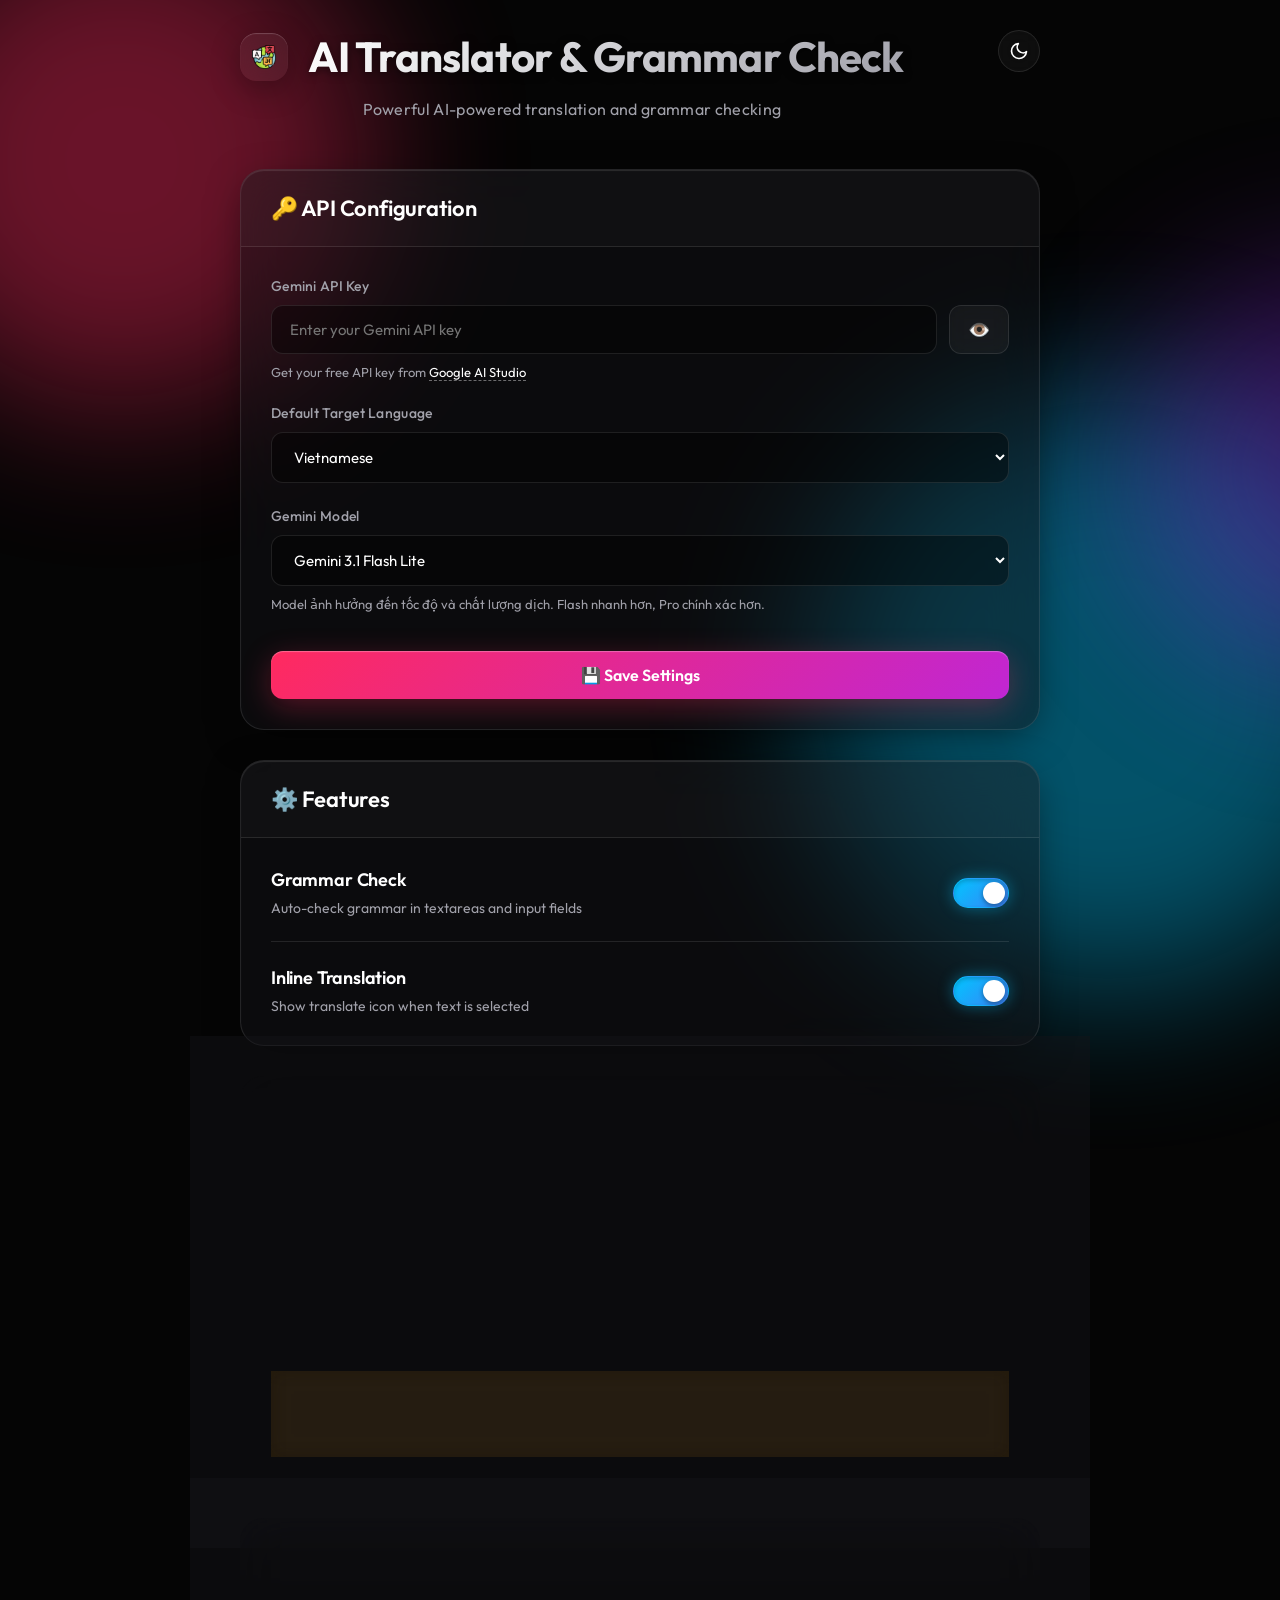
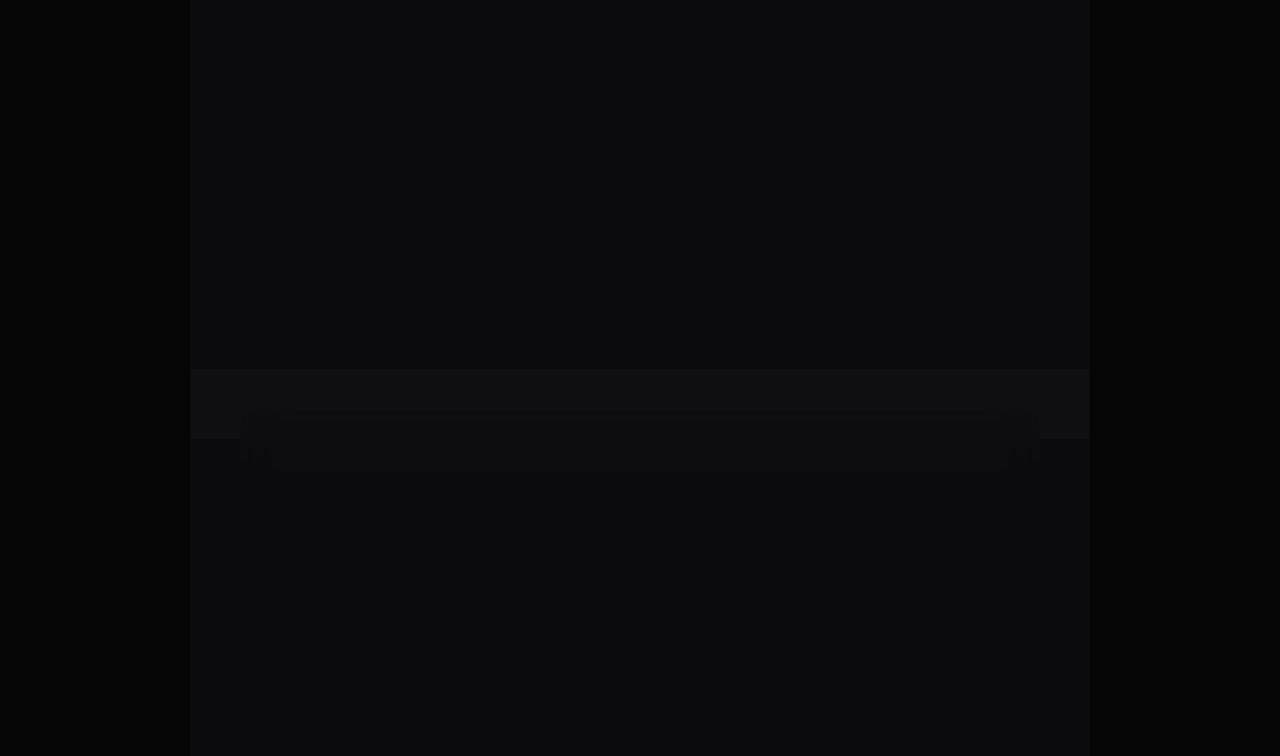
<file: settings.html>
<!doctype html>
<html lang="en">
    <head>
        <meta charset="UTF-8" />
        <meta name="viewport" content="width=device-width, initial-scale=1.0" />
        <title>AI Translator Settings</title>
        <link rel="stylesheet" href="settings.css" />
    </head>

    <body>
        <div class="container">
            <header
                style="
                    display: flex;
                    justify-content: space-between;
                    align-items: flex-start;
                "
            >
                <div>
                    <div class="logo">
                        <img
                            src="icons/icon48.png"
                            alt="AI Translator"
                            width="48"
                            height="48"
                        />
                        <h1>AI Translator & Grammar Check</h1>
                    </div>
                    <p class="subtitle">
                        Powerful AI-powered translation and grammar checking
                    </p>
                </div>
                <button
                    class="icon-button"
                    id="themeToggleBtn"
                    title="Toggle Light/Dark Theme"
                    style="padding: 10px; border-radius: 50%"
                >
                    <svg
                        id="themeIcon"
                        width="20"
                        height="20"
                        viewBox="0 0 24 24"
                        fill="none"
                        stroke="currentColor"
                        stroke-width="2"
                        stroke-linecap="round"
                        stroke-linejoin="round"
                    >
                        <path
                            d="M21 12.79A9 9 0 1 1 11.21 3 7 7 0 0 0 21 12.79z"
                        ></path>
                    </svg>
                </button>
            </header>

            <main>
                <!-- API Key Section -->
                <section class="card">
                    <div class="card-header">
                        <h2>🔑 API Configuration</h2>
                    </div>
                    <div class="card-body">
                        <div class="form-group">
                            <label for="apiKey">Gemini API Key</label>
                            <div class="input-group">
                                <input
                                    type="password"
                                    id="apiKey"
                                    placeholder="Enter your Gemini API key"
                                />
                                <button id="toggleApiKey" class="icon-button">
                                    👁️
                                </button>
                            </div>
                            <small class="help-text">
                                Get your free API key from
                                <a
                                    href="https://aistudio.google.com/app/apikey"
                                    target="_blank"
                                    >Google AI Studio</a
                                >
                            </small>
                        </div>
                        <div class="form-group">
                            <label for="targetLang">Default Target Language</label>
                            <select id="targetLang">
                                <option value="en">English</option>
                                <option value="vi" selected>Vietnamese</option>
                                <option value="es">Spanish</option>
                                <option value="fr">French</option>
                                <option value="de">German</option>
                                <option value="it">Italian</option>
                                <option value="pt">Portuguese</option>
                                <option value="ru">Russian</option>
                                <option value="ja">Japanese</option>
                                <option value="ko">Korean</option>
                                <option value="zh">Chinese</option>
                                <option value="ar">Arabic</option>
                                <option value="hi">Hindi</option>
                            </select>
                        </div>
                        <div class="form-group">
                            <label for="geminiModel">Gemini Model</label>
                            <select id="geminiModel">
                                <optgroup label="Gemini 3.1">
                                    <option value="gemini-3.1-pro-preview">
                                        Gemini 3.1 Pro (Preview)
                                    </option>
                                    <option
                                        value="gemini-3.1-flash-lite-preview"
                                        selected
                                    >
                                        Gemini 3.1 Flash Lite
                                    </option>
                                </optgroup>
                                <optgroup label="Gemini 2.5">
                                    <option value="gemini-2.5-pro">
                                        Gemini 2.5 Pro
                                    </option>
                                    <option value="gemini-2.5-flash">
                                        Gemini 2.5 Flash
                                    </option>
                                    <option value="gemini-2.5-flash-lite">
                                        Gemini 2.5 Flash Lite
                                    </option>
                                </optgroup>
                            </select>
                            <small class="help-text"
                                >Model ảnh hưởng đến tốc độ và chất lượng dịch. Flash
                                nhanh hơn, Pro chính xác hơn.</small
                            >
                        </div>
                        <button id="saveApiKey" class="btn btn-primary">
                            💾 Save Settings
                        </button>
                    </div>
                </section>

                <!-- Features Section -->
                <section class="card">
                    <div class="card-header">
                        <h2>⚙️ Features</h2>
                    </div>
                    <div class="card-body">
                        <div class="feature-item">
                            <div class="feature-info">
                                <h3>Grammar Check</h3>
                                <p>
                                    Auto-check grammar in textareas and input fields
                                </p>
                            </div>
                            <label class="toggle">
                                <input
                                    type="checkbox"
                                    id="grammarCheckEnabled"
                                    checked
                                />
                                <span class="slider"></span>
                            </label>
                        </div>
                        <div class="feature-item">
                            <div class="feature-info">
                                <h3>Inline Translation</h3>
                                <p>Show translate icon when text is selected</p>
                            </div>
                            <label class="toggle">
                                <input
                                    type="checkbox"
                                    id="inlineTranslationEnabled"
                                    checked
                                />
                                <span class="slider"></span>
                            </label>
                        </div>
                    </div>
                </section>

                <!-- Usage Stats Section -->
                <section class="card">
                    <div class="card-header">
                        <h2>📊 Usage Statistics</h2>
                    </div>
                    <div class="card-body">
                        <div class="stats-grid">
                            <div class="stat-item">
                                <div class="stat-label">MyMemory API</div>
                                <div class="stat-value" id="myMemoryUsage">
                                    0 / 10,000
                                </div>
                                <div class="stat-sub">characters today</div>
                                <div class="stat-progress">
                                    <div
                                        class="stat-progress-bar"
                                        id="myMemoryProgressBar"
                                    ></div>
                                </div>
                            </div>
                            <div class="stat-item">
                                <div class="stat-label">Grammar Check</div>
                                <div class="stat-value" id="grammarUsage">
                                    0
                                    <span
                                        style="
                                            font-size: 12px;
                                            color: #6b7280;
                                            font-weight: normal;
                                        "
                                        >(Limit: 20/min)</span
                                    >
                                </div>
                                <div class="stat-sub">requests today</div>
                            </div>
                            <div class="stat-item">
                                <div class="stat-label">AI Translation</div>
                                <div class="stat-value" id="aiTranslateUsage">
                                    0 / 20
                                </div>
                                <div class="stat-sub">requests today</div>
                            </div>
                        </div>
                        <div class="quota-info">
                            <p>⏰ Quota resets daily at midnight</p>
                            <p id="resetTime">Next reset: Calculating...</p>
                        </div>
                    </div>
                </section>

                <!-- Keyboard Shortcuts Section -->
                <section class="card">
                    <div class="card-header">
                        <h2>⌨️ Keyboard Shortcuts</h2>
                    </div>
                    <div class="card-body">
                        <div class="shortcut-list">
                            <div class="shortcut-item">
                                <kbd>Alt + T</kbd>
                                <span>Translate selected text</span>
                            </div>
                            <div class="shortcut-item">
                                <kbd>Alt + G</kbd>
                                <span>Check grammar of selected text</span>
                            </div>
                            <div class="shortcut-item">
                                <kbd>Alt + F</kbd>
                                <span>Open My Flashcards</span>
                            </div>
                            <div class="shortcut-item">
                                <kbd>Alt + S</kbd>
                                <span>Open Settings</span>
                            </div>
                        </div>
                        <p class="help-text">
                            💡 Tip: Right-click on selected text for more options
                        </p>
                    </div>
                </section>

                <!-- About Section -->
                <section class="card">
                    <div class="card-header">
                        <h2>ℹ️ About</h2>
                    </div>
                    <div class="card-body">
                        <p><strong>Author:</strong> Hieu Tran H</p>
                        <p><strong>Version:</strong> 1.1.0</p>
                        <p>
                            <strong>Description:</strong> AI-powered translation and
                            grammar checking using Gemini API and LanguageTool
                        </p>
                        <p>
                            <strong>Privacy:</strong> Your API key is stored locally
                            in your browser. No data is sent to third parties.
                        </p>
                        <div class="links">
                            <a
                                href="https://ai.google.dev/gemini-api/docs"
                                target="_blank"
                                >Gemini API Docs</a
                            >
                            <a href="https://languagetool.org/" target="_blank"
                                >LanguageTool</a
                            >
                            <a
                                href="https://pub.dev/documentation/mymemory_translate/latest/"
                                target="_blank"
                                >MyMemory API</a
                            >
                        </div>
                    </div>
                </section>
            </main>

            <div id="toast" class="toast">
                <span id="toast-message"></span>
            </div>
        </div>

        <script src="settings.js"></script>
    </body>
</html>
</file>
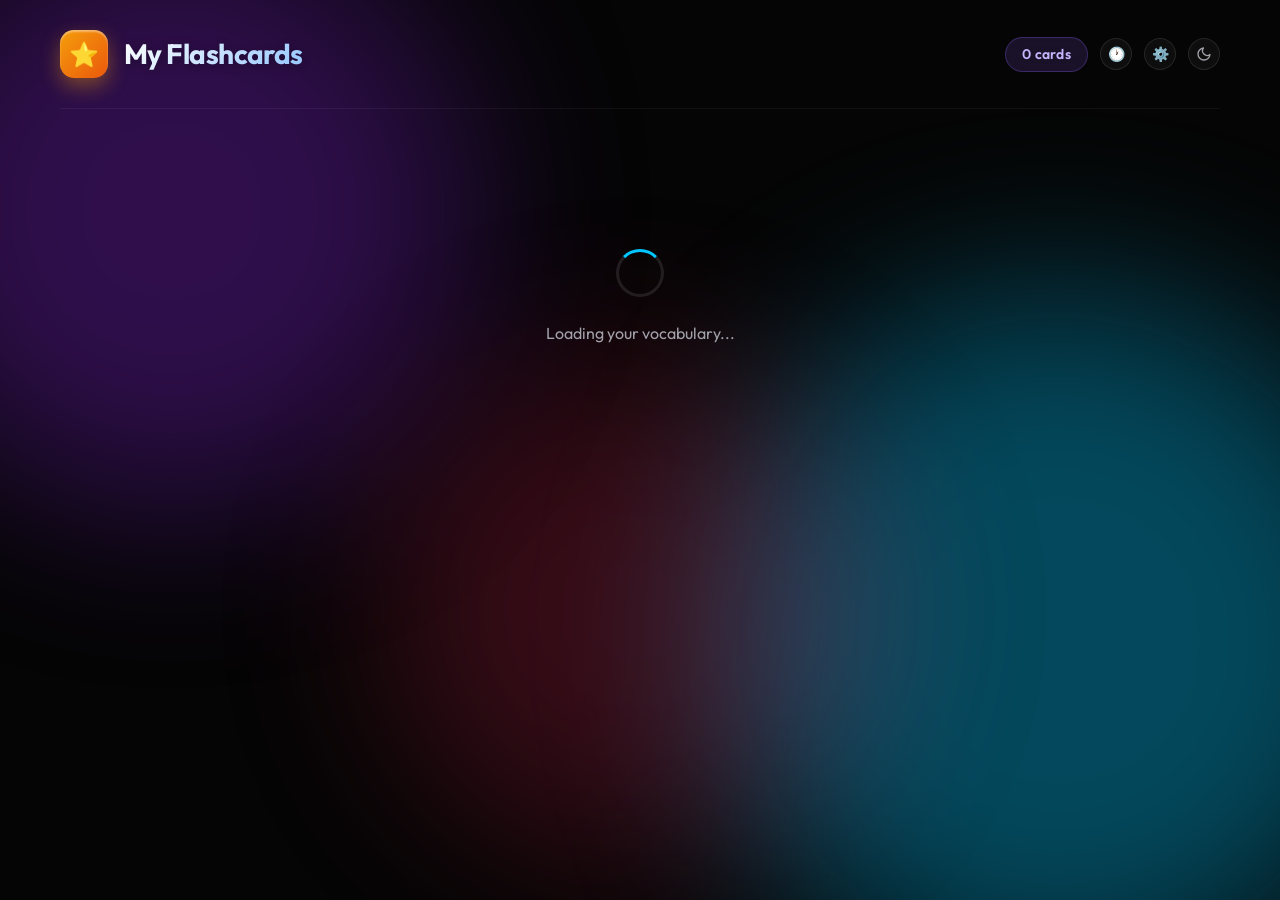
<file: pages/flashcards/flashcards.html>
<!DOCTYPE html>
<html lang="en">
<head>
    <meta charset="UTF-8">
    <meta name="viewport" content="width=device-width, initial-scale=1.0">
    <title>AI Translator - Flashcards</title>
    <link rel="stylesheet" href="flashcards.css">
</head>
<body>
    <div class="app-container">
        <!-- Header -->
        <header class="app-header">
            <div class="header-left">
                <div class="logo-box">⭐️</div>
                <h1>My Flashcards</h1>
            </div>
            <div class="header-right" style="display: flex; gap: 12px; align-items: center;">
                <span id="cardCount" class="badge">0 cards</span>
                <button class="btn-icon btn-study" id="studyModeBtn" title="Start Study Mode" style="display: none;">
                    📖 <span id="dueBadge" class="due-badge">0</span>
                </button>
                <button class="btn-icon" id="openHistoryBtn" title="Open Translation History">🕐</button>
                <button class="btn-icon" id="openSettingsBtn" title="Open Settings">⚙️</button>
                <button class="btn-icon" id="themeToggleBtn" title="Toggle Light/Dark Theme">
                    <svg id="themeIcon" width="16" height="16" viewBox="0 0 24 24" fill="none" stroke="currentColor" stroke-width="2" stroke-linecap="round" stroke-linejoin="round"><path d="M21 12.79A9 9 0 1 1 11.21 3 7 7 0 0 0 21 12.79z"></path></svg>
                </button>
            </div>
        </header>

        <!-- Toolbar: Search -->
        <div class="toolbar" id="toolbar" style="display: none;">
            <div class="search-box">
                <span class="search-icon">🔍</span>
                <input type="text" id="searchInput" class="search-input" placeholder="Search by word, translation, example, or source..." autocomplete="off">
                <button class="search-clear" id="searchClear" title="Clear" style="display: none;">×</button>
            </div>
        </div>

        <!-- Main Content -->
        <main class="main-content">
            <!-- Loading state -->
            <div id="loadingState" class="state-container">
                <div class="spinner"></div>
                <p>Loading your vocabulary...</p>
            </div>

            <!-- Empty state -->
            <div id="emptyState" class="state-container" style="display: none;">
                <div class="empty-icon">📚</div>
                <h2>Your collection is empty</h2>
                <p>Translate words on any website and click the ⭐️ Save button to add them here.</p>
            </div>

            <!-- No results state -->
            <div id="noResultsState" class="state-container" style="display: none;">
                <div class="empty-icon">🔍</div>
                <h2>No matching flashcards</h2>
                <p>Try a different keyword.</p>
            </div>

            <!-- Flashcards Grid -->
            <div id="flashcardGrid" class="flashcard-grid" style="display: none;">
                <!-- Cards will be populated here via JavaScript -->
            </div>

            <!-- Pagination -->
            <div class="pagination" id="pagination" style="display: none;">
                <button class="page-btn" id="prevPageBtn" title="Previous page">‹</button>
                <span class="page-indicator" id="pageIndicator">Page 1 / 1</span>
                <button class="page-btn" id="nextPageBtn" title="Next page">›</button>
            </div>
        </main>
    </div>

    <!-- Script -->
    <script src="flashcards.js"></script>
</body>
</html>
</file>
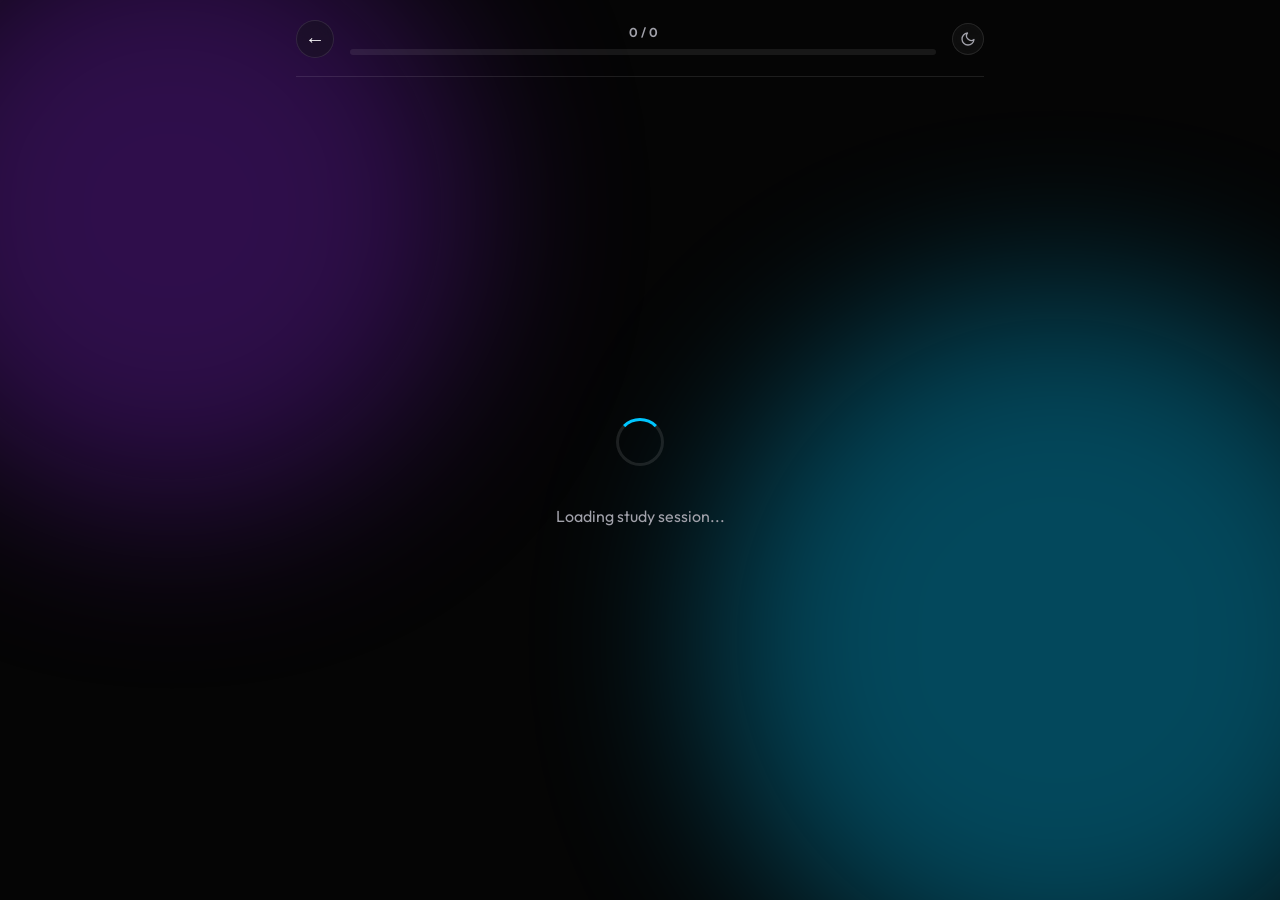
<file: pages/flashcards/study.html>
<!DOCTYPE html>
<html lang="en">
<head>
    <meta charset="UTF-8">
    <meta name="viewport" content="width=device-width, initial-scale=1.0">
    <title>AI Translator - Study</title>
    <link rel="stylesheet" href="flashcards.css">
    <link rel="stylesheet" href="study.css">
</head>
<body>
    <div class="study-container">
        <header class="study-header">
            <button class="study-close" id="closeBtn" title="Back to Flashcards">←</button>
            <div class="study-progress">
                <span id="progressText">0 / 0</span>
                <div class="progress-bar"><div class="progress-fill" id="progressFill"></div></div>
            </div>
            <button class="btn-icon" id="themeToggleBtn" title="Toggle Light/Dark Theme">
                <svg id="themeIcon" width="16" height="16" viewBox="0 0 24 24" fill="none" stroke="currentColor" stroke-width="2" stroke-linecap="round" stroke-linejoin="round"><path d="M21 12.79A9 9 0 1 1 11.21 3 7 7 0 0 0 21 12.79z"></path></svg>
            </button>
        </header>

        <main class="study-main">
            <div id="loadingState" class="study-state">
                <div class="spinner"></div>
                <p>Loading study session...</p>
            </div>

            <div id="emptyState" class="study-state" hidden>
                <div class="study-emoji">🎉</div>
                <h2>All caught up!</h2>
                <p>No cards due for review right now. Save more words from any webpage and come back.</p>
                <button class="btn-primary" id="backToGridBtn">Back to Flashcards</button>
            </div>

            <div id="doneState" class="study-state" hidden>
                <div class="study-emoji">✨</div>
                <h2>Session complete!</h2>
                <p>
                    <span class="stat-correct" id="masteredText">0 / 0</span> mastered
                    · <span class="stat-wrong" id="mistakesText">0</span> mistake(s)
                </p>
                <div class="accuracy"><span id="accuracyText">0%</span> first-try accuracy</div>
                <div class="review-log" id="reviewLog"></div>
                <button class="btn-primary" id="doneBackBtn">Back to Flashcards</button>
            </div>

            <div id="exerciseStage" class="exercise-stage" hidden>
                <div class="exercise-meta">
                    <span class="exercise-type-badge" id="typeBadge">—</span>
                </div>

                <!-- Multiple choice (word → translation) -->
                <div class="exercise-panel" id="panelChoice" hidden>
                    <div class="prompt">Choose the correct translation</div>
                    <div class="prompt-word">
                        <span id="choiceWord"></span>
                        <button class="speak-inline" id="choiceSpeak" title="Listen">🔊</button>
                    </div>
                    <div class="choice-grid" id="choiceGrid"></div>
                </div>

                <!-- Type translation -->
                <div class="exercise-panel" id="panelType" hidden>
                    <div class="prompt">Type the translation</div>
                    <div class="prompt-word">
                        <span id="typeWord"></span>
                        <button class="speak-inline" id="typeSpeak" title="Listen">🔊</button>
                    </div>
                    <input type="text" class="answer-input" id="typeInput" placeholder="Your answer..." autocomplete="off" autocapitalize="off" spellcheck="false">
                    <button class="btn-primary submit-btn" id="typeSubmit">Check (Enter)</button>
                </div>

                <!-- Fill in the blank -->
                <div class="exercise-panel" id="panelFill" hidden>
                    <div class="prompt">Fill in the missing word</div>
                    <div class="fill-sentence" id="fillSentence"></div>
                    <div class="fill-hint" id="fillHint"></div>
                    <input type="text" class="answer-input" id="fillInput" placeholder="The missing word..." autocomplete="off" autocapitalize="off" spellcheck="false">
                    <button class="btn-primary submit-btn" id="fillSubmit">Check (Enter)</button>
                </div>

                <!-- Listening -->
                <div class="exercise-panel" id="panelListen" hidden>
                    <div class="prompt">Listen and choose the word you hear</div>
                    <button class="speak-big" id="listenPlay" title="Play audio">🔊 Play again</button>
                    <div class="choice-grid" id="listenGrid"></div>
                </div>

                <!-- Feedback -->
                <div class="feedback" id="feedback" hidden>
                    <div class="feedback-icon" id="feedbackIcon"></div>
                    <div class="feedback-title" id="feedbackTitle"></div>
                    <div class="feedback-detail" id="feedbackDetail"></div>
                    <button class="btn-primary" id="continueBtn">Continue (Enter)</button>
                </div>

                <button class="skip-btn" id="skipBtn" type="button">Skip / Show answer</button>
            </div>
        </main>
    </div>

    <script src="study.js"></script>
</body>
</html>
</file>
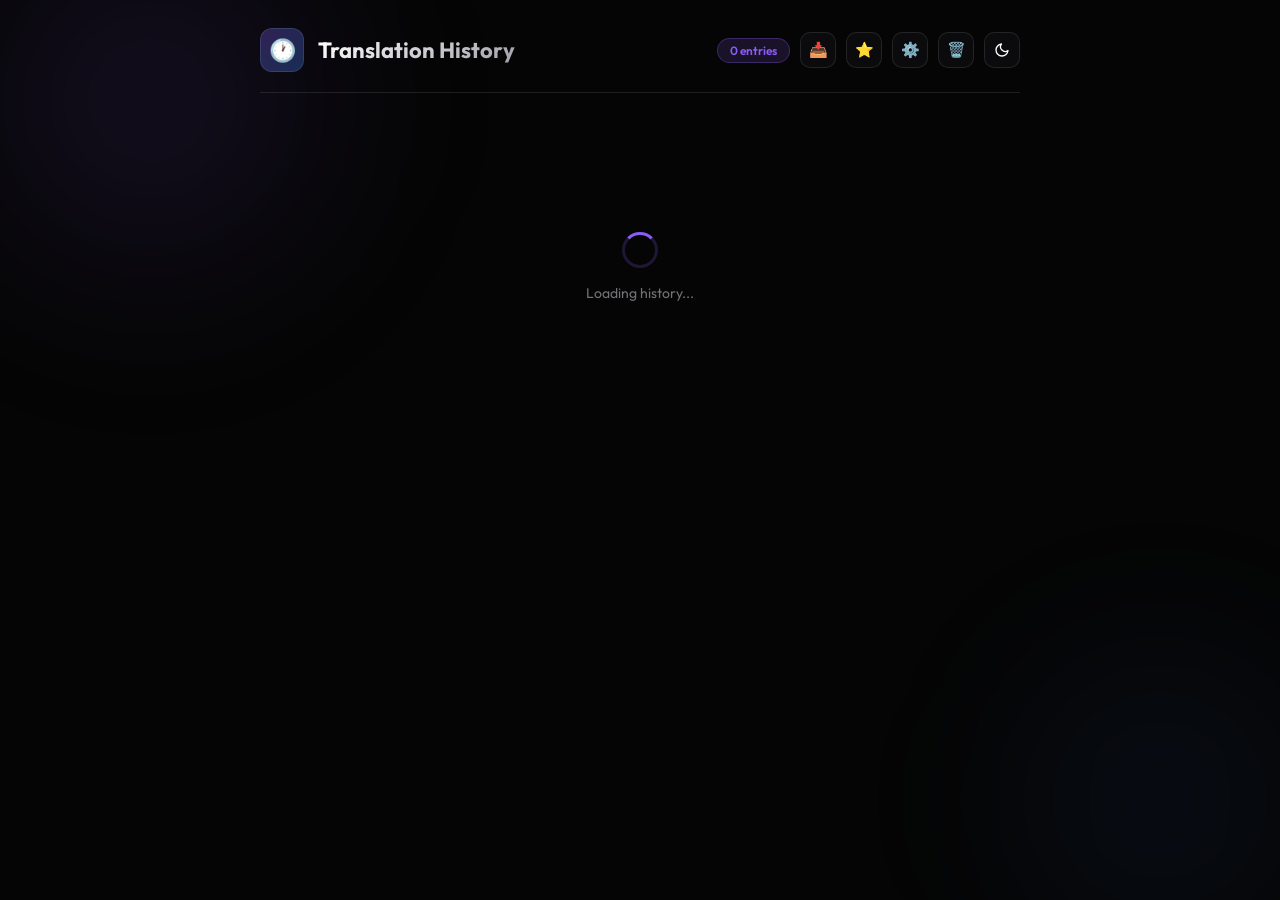
<file: pages/history/history.html>
<!DOCTYPE html>
<html lang="en">
<head>
    <meta charset="UTF-8">
    <meta name="viewport" content="width=device-width, initial-scale=1.0">
    <title>AI Translator - History</title>
    <link rel="stylesheet" href="history.css">
</head>
<body>
    <div class="app-container">
        <header class="app-header">
            <div class="header-left">
                <div class="logo-box">🕐</div>
                <h1>Translation History</h1>
            </div>
            <div class="header-right">
                <span id="historyCount" class="badge">0 entries</span>
                <div class="export-wrapper">
                    <button class="btn-icon" id="exportBtn" title="Export History" aria-haspopup="true" aria-expanded="false">📥</button>
                    <div class="export-menu" id="exportMenu" hidden>
                        <button type="button" data-format="csv">Export as CSV</button>
                        <button type="button" data-format="json">Export as JSON</button>
                    </div>
                </div>
                <button class="btn-icon nav-flashcards" id="openFlashcardsBtn" title="Open Flashcards">⭐️</button>
                <button class="btn-icon nav-settings" id="openSettingsBtn" title="Open Settings">⚙️</button>
                <button class="btn-icon btn-danger" id="clearAllBtn" title="Clear All History">🗑️</button>
                <button class="btn-icon" id="themeToggleBtn" title="Toggle Light/Dark Theme">
                    <svg id="themeIcon" width="16" height="16" viewBox="0 0 24 24" fill="none" stroke="currentColor" stroke-width="2" stroke-linecap="round" stroke-linejoin="round">
                        <path d="M21 12.79A9 9 0 1 1 11.21 3 7 7 0 0 0 21 12.79z"></path>
                    </svg>
                </button>
            </div>
        </header>

        <!-- Toolbar: Search + Filter -->
        <div class="toolbar" id="toolbar" style="display: none;">
            <div class="search-box">
                <span class="search-icon">🔍</span>
                <input type="text" id="searchInput" class="search-input" placeholder="Search by original text, translation, or website..." autocomplete="off">
                <button class="search-clear" id="searchClear" title="Clear" style="display: none;">×</button>
            </div>
            <div class="filter-chips" id="filterChips" role="tablist" aria-label="Filter by source">
                <button class="filter-chip active" data-source="all" type="button">All</button>
                <button class="filter-chip" data-source="ai" type="button">AI</button>
                <button class="filter-chip" data-source="mymemory" type="button">MyMemory</button>
                <button class="filter-chip" data-source="google_dict" type="button">Google</button>
            </div>
        </div>

        <main class="main-content">
            <div id="loadingState" class="state-container">
                <div class="spinner"></div>
                <p>Loading history...</p>
            </div>

            <div id="emptyState" class="state-container" style="display: none;">
                <div class="empty-icon">🕐</div>
                <h2>No translation history</h2>
                <p>Translate text on any webpage and the history will appear here.</p>
            </div>

            <div id="noResultsState" class="state-container" style="display: none;">
                <div class="empty-icon">🔍</div>
                <h2>No matching entries</h2>
                <p>Try a different keyword.</p>
            </div>

            <div id="historyList" class="history-list" style="display: none;"></div>

            <!-- Pagination -->
            <div class="pagination" id="pagination" style="display: none;">
                <button class="page-btn" id="prevPageBtn" title="Previous page">‹</button>
                <span class="page-indicator" id="pageIndicator">Page 1 / 1</span>
                <button class="page-btn" id="nextPageBtn" title="Next page">›</button>
            </div>
        </main>
    </div>

    <script src="history.js"></script>
</body>
</html>
</file>
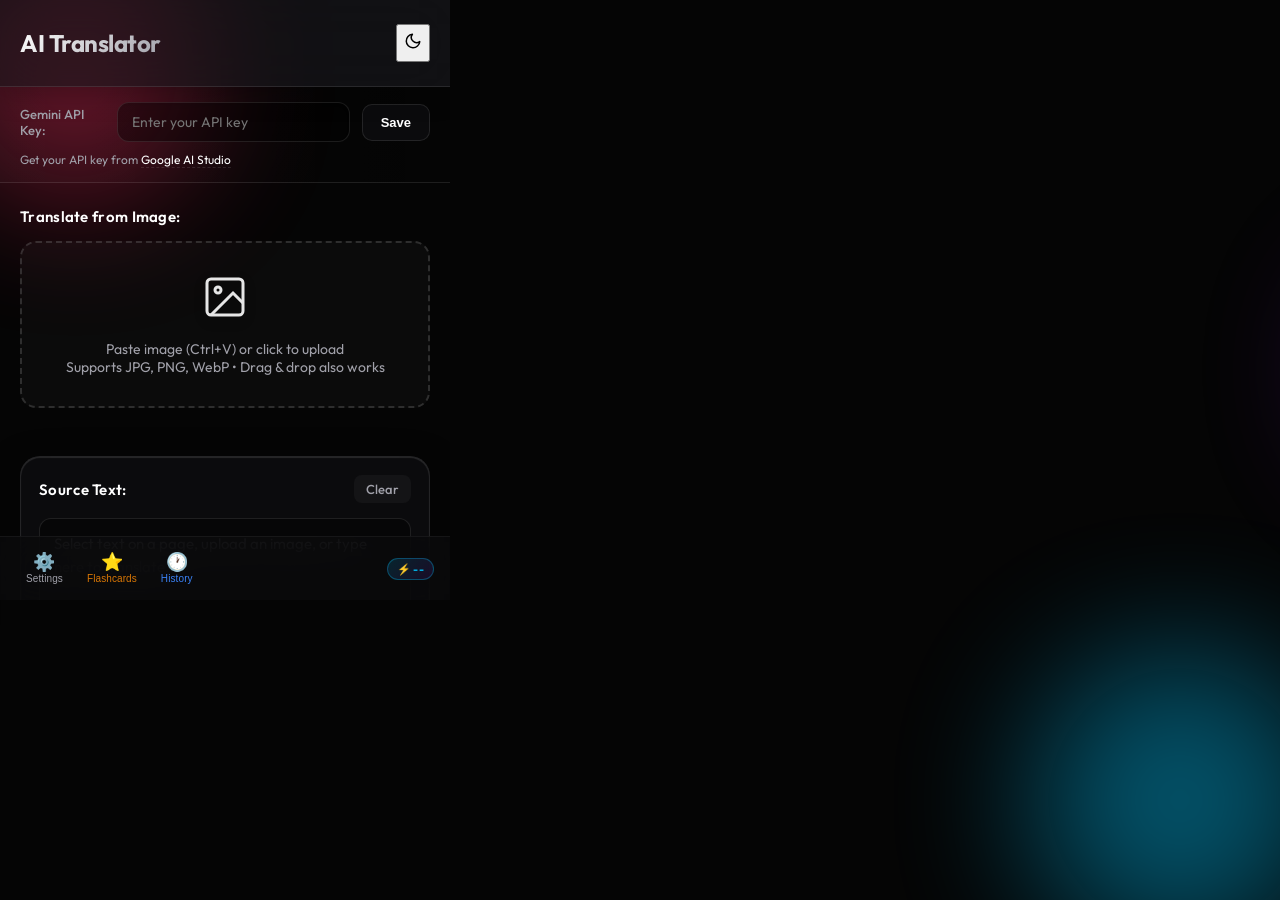
<file: pages/popup/popup.html>
<!doctype html>
<html lang="en">
    <head>
        <meta charset="UTF-8" />
        <meta name="viewport" content="width=device-width, initial-scale=1.0" />
        <title>AI Translator</title>
        <link rel="stylesheet" href="popup.css" />
    </head>
    <body>
        <div class="container">
            <div class="header">
                <h1>AI Translator</h1>
                <div style="display: flex; gap: 8px; align-items: center;">
                    <div class="status" id="status"></div>
                    <button class="icon-button" id="themeToggleBtn" title="Toggle Light/Dark Theme" style="padding: 6px; font-size: 16px;">
                        <svg id="themeIcon" width="18" height="18" viewBox="0 0 24 24" fill="none" stroke="currentColor" stroke-width="2" stroke-linecap="round" stroke-linejoin="round"><path d="M21 12.79A9 9 0 1 1 11.21 3 7 7 0 0 0 21 12.79z"></path></svg>
                    </button>
                </div>
            </div>

            <div class="api-section">
                <div class="input-group">
                    <label for="apiKey">Gemini API Key:</label>
                    <input
                        type="password"
                        id="apiKey"
                        placeholder="Enter your API key"
                    />
                    <button id="saveKey" class="btn-small">Save</button>
                </div>
                <p class="help-text">
                    Get your API key from
                    <a href="https://aistudio.google.com/app/apikey" target="_blank"
                        >Google AI Studio</a
                    >
                </p>
            </div>

            <!-- Image Upload Section -->
            <div class="image-section">
                <div class="section-header">
                    <label>Translate from Image:</label>
                    <span id="clearImageBtn" class="link-btn" style="display: none"
                        >Clear Image</span
                    >
                </div>
                <div id="imageUploadArea" class="image-upload-area">
                    <div class="upload-placeholder">
                        <svg
                            width="48"
                            height="48"
                            viewBox="0 0 24 24"
                            fill="none"
                            stroke="currentColor"
                            stroke-width="1.5"
                        >
                            <rect
                                x="3"
                                y="3"
                                width="18"
                                height="18"
                                rx="2"
                                ry="2"
                            ></rect>
                            <circle cx="8.5" cy="8.5" r="1.5"></circle>
                            <polyline points="21 15 16 10 5 21"></polyline>
                        </svg>
                        <p>Paste image (Ctrl+V) or click to upload</p>
                        <span class="upload-hint"
                            >Supports JPG, PNG, WebP • Drag & drop also works</span
                        >
                    </div>
                    <img
                        id="uploadedImage"
                        class="uploaded-image"
                        style="display: none"
                        alt="Uploaded image"
                    />
                    <input
                        type="file"
                        id="imageInput"
                        accept="image/jpeg,image/png,image/webp,image/gif"
                        style="display: none"
                    />
                </div>
                <div
                    id="extractedTextSection"
                    class="extracted-text-section"
                    style="display: none"
                >
                    <div class="section-header">
                        <label>Extracted Text:</label>
                        <span id="useExtractedBtn" class="link-btn"
                            >Use This Text</span
                        >
                    </div>
                    <div id="extractedText" class="result-text"></div>
                </div>
            </div>

            <div class="translation-section">
                <div class="source-section">
                    <div class="section-header">
                        <label>Source Text:</label>
                        <div
                            class="header-actions"
                            style="display: flex; gap: 12px; align-items: center"
                        >
                            <span
                                id="speakSourceBtn"
                                class="action-icon"
                                title="Listen to text"
                                style="display: none"
                            >
                                <svg
                                    width="16"
                                    height="16"
                                    viewBox="0 0 24 24"
                                    fill="none"
                                    stroke="currentColor"
                                    stroke-width="2"
                                    stroke-linecap="round"
                                    stroke-linejoin="round"
                                >
                                    <polygon
                                        points="11 5 6 9 2 9 2 15 6 15 11 19 11 5"
                                    ></polygon>
                                    <path d="M15.54 8.46a5 5 0 0 1 0 7.07"></path>
                                    <path d="M19.07 4.93a10 10 0 0 1 0 14.14"></path>
                                </svg>
                            </span>
                            <span id="clearBtn" class="link-btn">Clear</span>
                        </div>
                    </div>
                    <textarea
                        id="sourceText"
                        placeholder="Select text on a page, upload an image, or type here to translate..."
                    ></textarea>
                </div>

                <div class="controls">
                    <div class="language-selector">
                        <label for="targetLang">Target Language:</label>
                        <select id="targetLang">
                            <option value="en">English</option>
                            <option value="vi">Vietnamese</option>
                            <option value="es">Spanish</option>
                            <option value="fr">French</option>
                            <option value="de">German</option>
                            <option value="it">Italian</option>
                            <option value="pt">Portuguese</option>
                            <option value="ru">Russian</option>
                            <option value="ja">Japanese</option>
                            <option value="ko">Korean</option>
                            <option value="zh">Chinese</option>
                            <option value="ar">Arabic</option>
                            <option value="hi">Hindi</option>
                        </select>
                    </div>
                    <div class="button-group">
                        <button id="translateBtn" class="btn-primary">
                            <span class="btn-text">Translate</span>
                            <div class="spinner"></div>
                        </button>
                        <button id="grammarBtn" class="btn-secondary">
                            <span class="btn-text">Check Grammar</span>
                            <div class="spinner"></div>
                        </button>
                    </div>
                </div>

                <div class="result-section">
                    <div class="section-header">
                        <label>Translation:</label>
                        <div class="result-actions">
                            <span
                                id="speakResultBtn"
                                class="action-icon"
                                title="Listen to translation"
                                style="display: none"
                            >
                                <svg
                                    width="16"
                                    height="16"
                                    viewBox="0 0 24 24"
                                    fill="none"
                                    stroke="currentColor"
                                    stroke-width="2"
                                    stroke-linecap="round"
                                    stroke-linejoin="round"
                                >
                                    <polygon
                                        points="11 5 6 9 2 9 2 15 6 15 11 19 11 5"
                                    ></polygon>
                                    <path d="M15.54 8.46a5 5 0 0 1 0 7.07"></path>
                                    <path d="M19.07 4.93a10 10 0 0 1 0 14.14"></path>
                                </svg>
                            </span>
                            <span
                                id="retranslateBtn"
                                class="link-btn"
                                style="display: none"
                                >✨ Translate with AI</span
                            >
                            <span id="copyBtn" class="link-btn">Copy</span>
                        </div>
                    </div>
                    <div id="translationResult" class="result-text">
                        <span class="placeholder"
                            >Translation will appear here...</span
                        >
                    </div>
                    <div id="translationSource" class="translation-source"></div>
                </div>

                <div
                    class="result-section"
                    id="grammarSection"
                    style="display: none"
                >
                    <div class="section-header">
                        <label>Grammar Check:</label>
                        <span id="copyGrammarBtn" class="link-btn"
                            >Copy Corrected</span
                        >
                    </div>
                    <div id="grammarResult" class="result-text">
                        <span class="placeholder"
                            >Grammar check results will appear here...</span
                        >
                    </div>
                </div>
            </div>

            <div class="footer">
                <div class="footer-nav">
                    <button id="openSettingsBtn" class="footer-nav-btn" title="Settings">
                        <span class="footer-nav-icon">⚙️</span>
                        <span class="footer-nav-label">Settings</span>
                    </button>
                    <button id="openFlashcardsBtn" class="footer-nav-btn footer-nav-btn--amber" title="Flashcards">
                        <span class="footer-nav-icon">⭐️</span>
                        <span class="footer-nav-label">Flashcards</span>
                    </button>
                    <button id="openHistoryBtn" class="footer-nav-btn footer-nav-btn--blue" title="History">
                        <span class="footer-nav-icon">🕐</span>
                        <span class="footer-nav-label">History</span>
                    </button>
                </div>
                <span id="activeModelBadge" class="model-badge" title="AI Model đang dùng — click để đổi" style="cursor:pointer">⚡ --</span>
            </div>
        </div>

        <script src="popup.js"></script>
    </body>
</html>
</file>
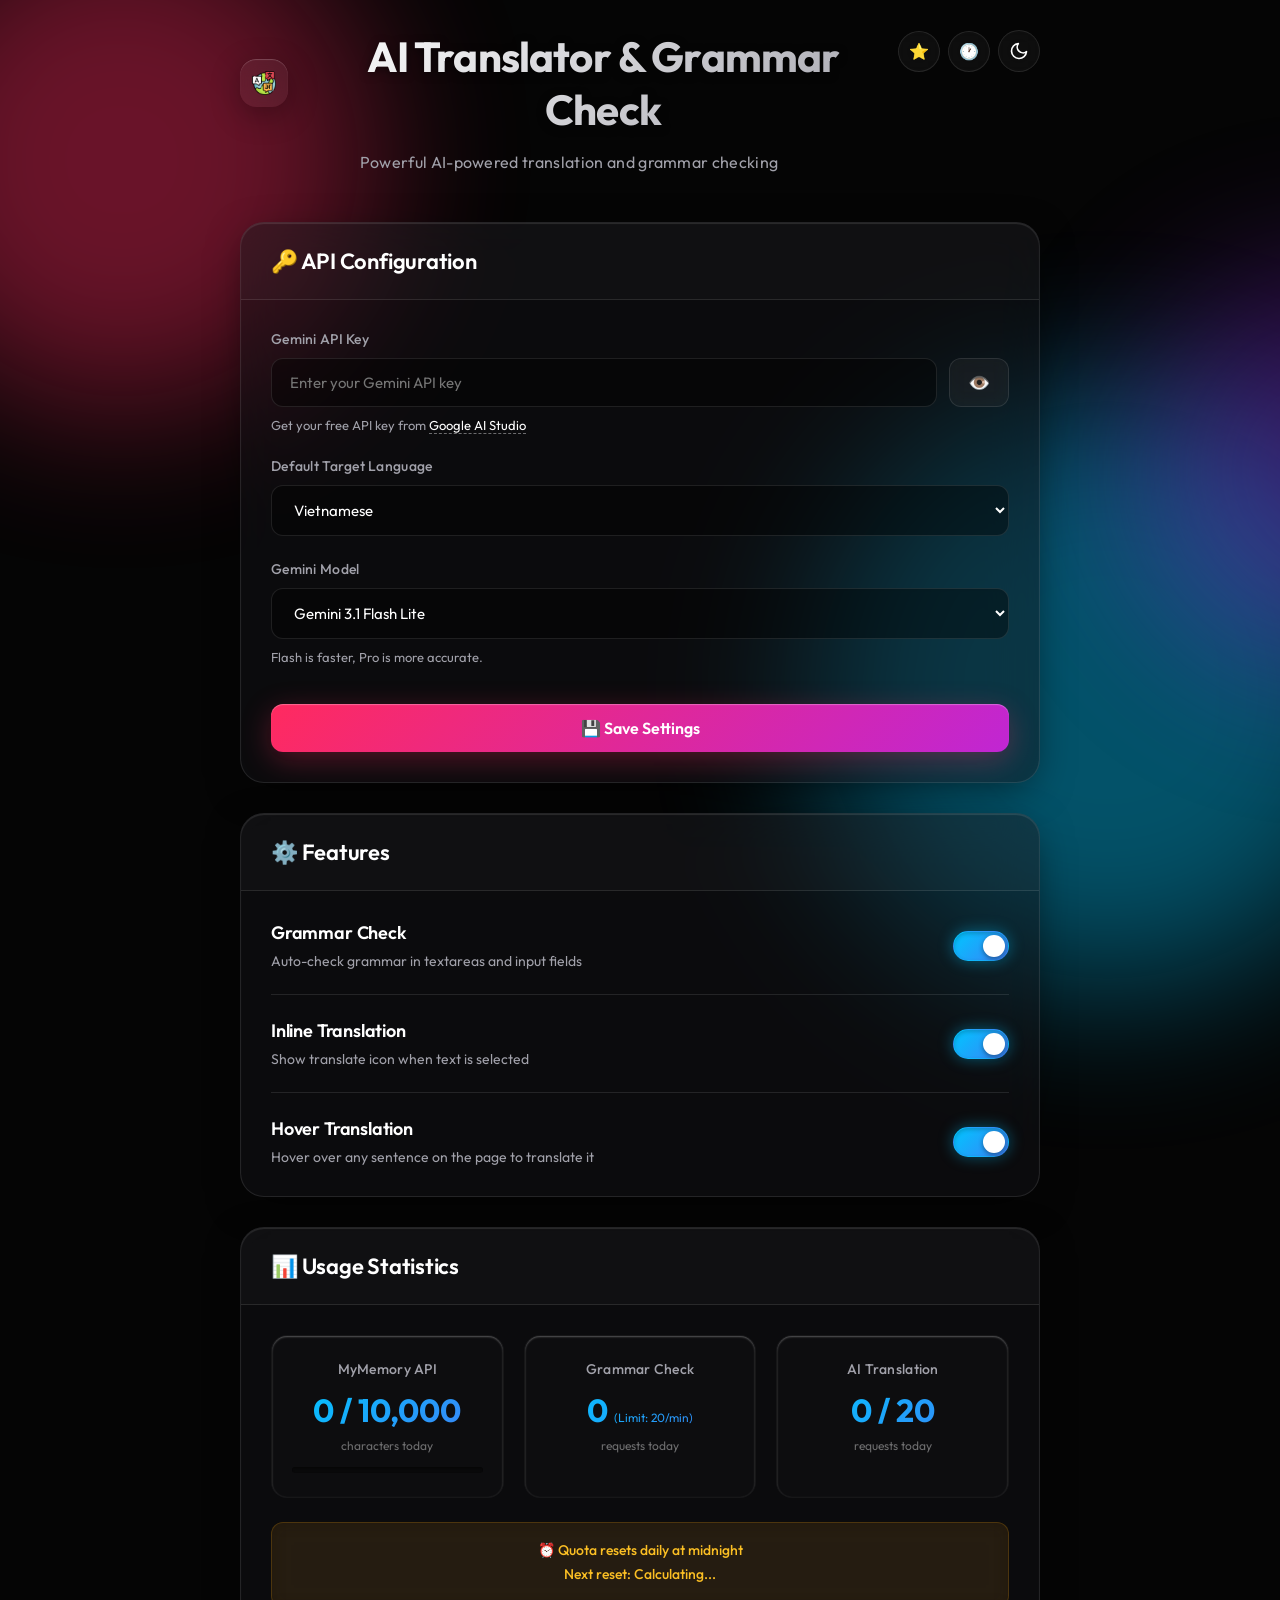
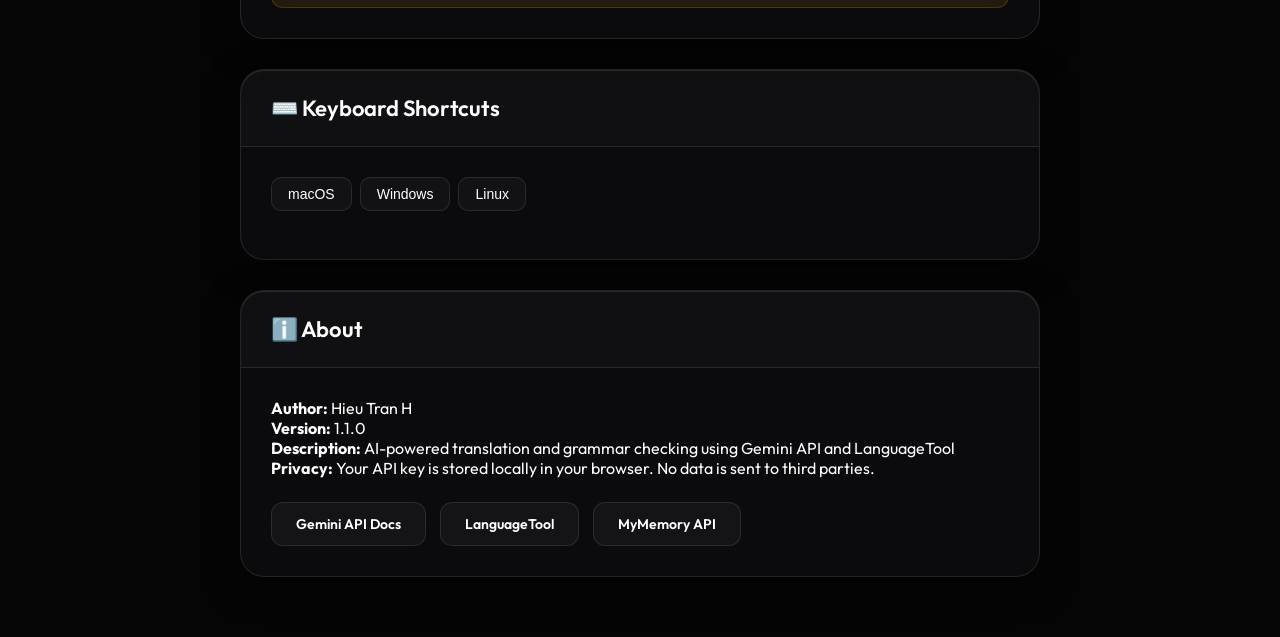
<file: pages/settings/settings.html>
<!doctype html>
<html lang="en">
    <head>
        <meta charset="UTF-8" />
        <meta name="viewport" content="width=device-width, initial-scale=1.0" />
        <title>AI Translator Settings</title>
        <link rel="stylesheet" href="settings.css" />
    </head>

    <body>
        <div class="container">
            <header
                style="
                    display: flex;
                    justify-content: space-between;
                    align-items: flex-start;
                "
            >
                <div>
                    <div class="logo">
                        <img
                            src="../../assets/icons/icon48.png"
                            alt="AI Translator"
                            width="48"
                            height="48"
                        />
                        <h1>AI Translator & Grammar Check</h1>
                    </div>
                    <p class="subtitle">
                        Powerful AI-powered translation and grammar checking
                    </p>
                </div>
                <div style="display: flex; gap: 8px; align-items: center;">
                <button
                    class="icon-button"
                    id="openFlashcardsBtn"
                    title="Open Flashcards"
                    style="padding: 10px; border-radius: 50%; font-size: 16px;"
                >⭐️</button>
                <button
                    class="icon-button"
                    id="openHistoryBtn"
                    title="Open Translation History"
                    style="padding: 10px; border-radius: 50%; font-size: 16px;"
                >🕐</button>
                <button
                    class="icon-button"
                    id="themeToggleBtn"
                    title="Toggle Light/Dark Theme"
                    style="padding: 10px; border-radius: 50%"
                >
                    <svg
                        id="themeIcon"
                        width="20"
                        height="20"
                        viewBox="0 0 24 24"
                        fill="none"
                        stroke="currentColor"
                        stroke-width="2"
                        stroke-linecap="round"
                        stroke-linejoin="round"
                    >
                        <path
                            d="M21 12.79A9 9 0 1 1 11.21 3 7 7 0 0 0 21 12.79z"
                        ></path>
                    </svg>
                </button>
                </div>
            </header>

            <main>
                <!-- API Key Section -->
                <section class="card">
                    <div class="card-header">
                        <h2>🔑 API Configuration</h2>
                    </div>
                    <div class="card-body">
                        <div class="form-group">
                            <label for="apiKey">Gemini API Key</label>
                            <div class="input-group">
                                <input
                                    type="password"
                                    id="apiKey"
                                    placeholder="Enter your Gemini API key"
                                />
                                <button id="toggleApiKey" class="icon-button">
                                    👁️
                                </button>
                            </div>
                            <small class="help-text">
                                Get your free API key from
                                <a
                                    href="https://aistudio.google.com/app/apikey"
                                    target="_blank"
                                    >Google AI Studio</a
                                >
                            </small>
                        </div>
                        <div class="form-group">
                            <label for="targetLang">Default Target Language</label>
                            <select id="targetLang">
                                <option value="en">English</option>
                                <option value="vi" selected>Vietnamese</option>
                                <option value="es">Spanish</option>
                                <option value="fr">French</option>
                                <option value="de">German</option>
                                <option value="it">Italian</option>
                                <option value="pt">Portuguese</option>
                                <option value="ru">Russian</option>
                                <option value="ja">Japanese</option>
                                <option value="ko">Korean</option>
                                <option value="zh">Chinese</option>
                                <option value="ar">Arabic</option>
                                <option value="hi">Hindi</option>
                            </select>
                        </div>
                        <div class="form-group">
                            <label for="geminiModel">Gemini Model</label>
                            <select id="geminiModel">
                                <optgroup label="Gemini 3.1">
                                    <option value="gemini-3.1-pro-preview">
                                        Gemini 3.1 Pro (Preview)
                                    </option>
                                    <option
                                        value="gemini-3.1-flash-lite-preview"
                                        selected
                                    >
                                        Gemini 3.1 Flash Lite
                                    </option>
                                </optgroup>
                                <optgroup label="Gemini 2.5">
                                    <option value="gemini-2.5-pro">
                                        Gemini 2.5 Pro
                                    </option>
                                    <option value="gemini-2.5-flash">
                                        Gemini 2.5 Flash
                                    </option>
                                    <option value="gemini-2.5-flash-lite">
                                        Gemini 2.5 Flash Lite
                                    </option>
                                </optgroup>
                            </select>
                            <small class="help-text"
                                >Flash is faster, Pro is more accurate.</small
                            >
                        </div>
                        <button id="saveApiKey" class="btn btn-primary">
                            💾 Save Settings
                        </button>
                    </div>
                </section>

                <!-- Features Section -->
                <section class="card">
                    <div class="card-header">
                        <h2>⚙️ Features</h2>
                    </div>
                    <div class="card-body">
                        <div class="feature-item">
                            <div class="feature-info">
                                <h3>Grammar Check</h3>
                                <p>
                                    Auto-check grammar in textareas and input fields
                                </p>
                            </div>
                            <label class="toggle">
                                <input
                                    type="checkbox"
                                    id="grammarCheckEnabled"
                                    checked
                                />
                                <span class="slider"></span>
                            </label>
                        </div>
                        <div class="feature-item">
                            <div class="feature-info">
                                <h3>Inline Translation</h3>
                                <p>Show translate icon when text is selected</p>
                            </div>
                            <label class="toggle">
                                <input
                                    type="checkbox"
                                    id="inlineTranslationEnabled"
                                    checked
                                />
                                <span class="slider"></span>
                            </label>
                        </div>
                        <div class="feature-item">
                            <div class="feature-info">
                                <h3>Hover Translation</h3>
                                <p>Hover over any sentence on the page to translate it</p>
                            </div>
                            <label class="toggle">
                                <input
                                    type="checkbox"
                                    id="hoverTranslationEnabled"
                                    checked
                                />
                                <span class="slider"></span>
                            </label>
                        </div>
                    </div>
                </section>

                <!-- Usage Stats Section -->
                <section class="card">
                    <div class="card-header">
                        <h2>📊 Usage Statistics</h2>
                    </div>
                    <div class="card-body">
                        <div class="stats-grid">
                            <div class="stat-item">
                                <div class="stat-label">MyMemory API</div>
                                <div class="stat-value" id="myMemoryUsage">
                                    0 / 10,000
                                </div>
                                <div class="stat-sub">characters today</div>
                                <div class="stat-progress">
                                    <div
                                        class="stat-progress-bar"
                                        id="myMemoryProgressBar"
                                    ></div>
                                </div>
                            </div>
                            <div class="stat-item">
                                <div class="stat-label">Grammar Check</div>
                                <div class="stat-value" id="grammarUsage">
                                    0
                                    <span
                                        style="
                                            font-size: 12px;
                                            color: #6b7280;
                                            font-weight: normal;
                                        "
                                        >(Limit: 20/min)</span
                                    >
                                </div>
                                <div class="stat-sub">requests today</div>
                            </div>
                            <div class="stat-item">
                                <div class="stat-label">AI Translation</div>
                                <div class="stat-value" id="aiTranslateUsage">
                                    0 / 20
                                </div>
                                <div class="stat-sub">requests today</div>
                            </div>
                        </div>
                        <div class="quota-info">
                            <p>⏰ Quota resets daily at midnight</p>
                            <p id="resetTime">Next reset: Calculating...</p>
                        </div>
                    </div>
                </section>

                <!-- Keyboard Shortcuts Section -->
                <section class="card">
                    <div class="card-header">
                        <h2>⌨️ Keyboard Shortcuts</h2>
                    </div>
                    <div class="card-body">
                        <div class="os-tabs" id="osTabs" role="tablist">
                            <button class="os-tab" data-os="mac" role="tab">macOS</button>
                            <button class="os-tab" data-os="win" role="tab">Windows</button>
                            <button class="os-tab" data-os="linux" role="tab">Linux</button>
                        </div>
                        <div class="shortcut-list" id="shortcutList">
                            <!-- populated by JS based on selected OS -->
                        </div>
                    </div>
                </section>

                <!-- About Section -->
                <section class="card">
                    <div class="card-header">
                        <h2>ℹ️ About</h2>
                    </div>
                    <div class="card-body">
                        <p><strong>Author:</strong> Hieu Tran H</p>
                        <p><strong>Version:</strong> 1.1.0</p>
                        <p>
                            <strong>Description:</strong> AI-powered translation and
                            grammar checking using Gemini API and LanguageTool
                        </p>
                        <p>
                            <strong>Privacy:</strong> Your API key is stored locally
                            in your browser. No data is sent to third parties.
                        </p>
                        <div class="links">
                            <a
                                href="https://ai.google.dev/gemini-api/docs"
                                target="_blank"
                                >Gemini API Docs</a
                            >
                            <a href="https://languagetool.org/" target="_blank"
                                >LanguageTool</a
                            >
                            <a
                                href="https://pub.dev/documentation/mymemory_translate/latest/"
                                target="_blank"
                                >MyMemory API</a
                            >
                        </div>
                    </div>
                </section>
            </main>

            <div id="toast" class="toast">
                <span id="toast-message"></span>
            </div>
        </div>

        <script src="settings.js"></script>
    </body>
</html>
</file>
<file: landing/style.css>
/* =============================================
   AI Translator & Grammar Check – Landing Page
   Style: Liquid Glass (Iridescent, Morphing)
   Fonts: Outfit (heading) + Work Sans (body)
   ============================================= */

@import url('https://fonts.googleapis.com/css2?family=Outfit:wght@300;400;500;600;700;800;900&family=Work+Sans:wght@300;400;500;600&display=swap');

/* ── Reset ───────────────────────────────────── */
*, *::before, *::after { box-sizing: border-box; margin: 0; padding: 0; }
html { scroll-behavior: smooth; }
body {
  font-family: 'Work Sans', sans-serif;
  background: #0b0e2a;
  color: #e8eaf6;
  overflow-x: hidden;
  min-height: 100vh;
}

/* ── Design Tokens ───────────────────────────── */
:root {
  --glass-bg: rgba(255, 255, 255, 0.08);
  --glass-border: rgba(255, 255, 255, 0.18);
  --glass-blur: blur(22px) saturate(180%);
  --glass-shadow: 0 8px 40px rgba(0, 0, 0, 0.35);
  --radius-lg: 24px;
  --radius-md: 16px;
  --radius-sm: 10px;
  --color-primary: #7c8fff;
  --color-accent: #a78bfa;
  --color-teal: #2dd4bf;
  --color-rose: #fb7185;
  --color-text: #e8eaf6;
  --color-muted: #9ca3c8;
  --transition: 220ms cubic-bezier(0.4, 0, 0.2, 1);
}

/* ── Animated Background Blobs ───────────────── */
.bg-canvas {
  position: fixed;
  inset: 0;
  z-index: -1;
  overflow: hidden;
  background: radial-gradient(ellipse at 20% 10%, #1a1060 0%, #0b0e2a 60%);
}

.blob {
  position: absolute;
  border-radius: 50%;
  filter: blur(80px);
  opacity: 0.55;
  animation: blobFloat 8s ease-in-out infinite;
}
.blob-1 {
  width: 600px; height: 600px;
  background: radial-gradient(circle, #5b4fcf, #8b5cf6);
  top: -150px; left: -100px;
  animation-delay: 0s;
}
.blob-2 {
  width: 500px; height: 500px;
  background: radial-gradient(circle, #0ea5e9, #2dd4bf);
  top: 30%; right: -100px;
  animation-delay: 2s;
}
.blob-3 {
  width: 400px; height: 400px;
  background: radial-gradient(circle, #f472b6, #fb7185);
  bottom: 10%; left: 30%;
  animation-delay: 4s;
}
.blob-4 {
  width: 350px; height: 350px;
  background: radial-gradient(circle, #34d399, #059669);
  bottom: -80px; right: 20%;
  animation-delay: 1s;
}

@keyframes blobFloat {
  0%, 100% { transform: translate(0, 0) scale(1); }
  33%       { transform: translate(30px, -20px) scale(1.05); }
  66%       { transform: translate(-20px, 25px) scale(0.97); }
}

/* ── Glass Mixin Class ───────────────────────── */
.glass {
  background: var(--glass-bg);
  border: 1px solid var(--glass-border);
  backdrop-filter: var(--glass-blur);
  -webkit-backdrop-filter: var(--glass-blur);
  box-shadow: var(--glass-shadow);
}

/* ── Navbar ──────────────────────────────────── */
.navbar {
  position: fixed;
  top: 16px;
  left: 50%;
  transform: translateX(-50%);
  width: calc(100% - 40px);
  max-width: 1100px;
  z-index: 100;
  display: flex;
  align-items: center;
  justify-content: space-between;
  padding: 14px 24px;
  border-radius: var(--radius-lg);
}

.nav-logo {
  display: flex;
  align-items: center;
  gap: 10px;
  text-decoration: none;
  color: var(--color-text);
}
.nav-logo-icon {
  width: 36px; height: 36px;
  background: linear-gradient(135deg, var(--color-primary), var(--color-accent));
  border-radius: var(--radius-sm);
  display: flex; align-items: center; justify-content: center;
  box-shadow: 0 4px 16px rgba(124, 143, 255, 0.4);
}
.nav-logo-icon svg { width: 20px; height: 20px; color: #fff; }
.nav-logo-text {
  font-family: 'Outfit', sans-serif;
  font-weight: 700;
  font-size: 1rem;
  letter-spacing: -0.01em;
}

.nav-links { display: flex; align-items: center; gap: 6px; }

.lang-btn {
  padding: 6px 14px;
  border-radius: 999px;
  border: 1px solid var(--glass-border);
  background: transparent;
  color: var(--color-muted);
  cursor: pointer;
  font-family: 'Work Sans', sans-serif;
  font-size: 0.85rem;
  font-weight: 500;
  transition: all var(--transition);
}
.lang-btn.active,
.lang-btn:hover {
  background: rgba(124, 143, 255, 0.2);
  border-color: var(--color-primary);
  color: var(--color-text);
}

.nav-cta {
  padding: 8px 20px;
  border-radius: 999px;
  background: linear-gradient(135deg, var(--color-primary), var(--color-accent));
  color: #fff;
  text-decoration: none;
  font-weight: 600;
  font-size: 0.85rem;
  transition: all var(--transition);
  border: none;
  cursor: pointer;
  font-family: 'Work Sans', sans-serif;
  box-shadow: 0 4px 16px rgba(124, 143, 255, 0.35);
}
.nav-cta:hover { transform: translateY(-1px); box-shadow: 0 8px 24px rgba(124, 143, 255, 0.5); }

/* ── Sections Layout ─────────────────────────── */
section { width: 100%; padding: 100px 20px; }

.container {
  max-width: 1100px;
  margin: 0 auto;
}

/* ── Hero ────────────────────────────────────── */
#hero {
  min-height: 100vh;
  display: flex;
  align-items: center;
  padding-top: 120px;
}

.hero-inner {
  display: grid;
  grid-template-columns: 1fr 1fr;
  gap: 60px;
  align-items: center;
}

.hero-badge {
  display: inline-flex;
  align-items: center;
  gap: 8px;
  padding: 6px 16px;
  border-radius: 999px;
  background: rgba(124, 143, 255, 0.15);
  border: 1px solid rgba(124, 143, 255, 0.35);
  margin-bottom: 20px;
  font-size: 0.8rem;
  font-weight: 500;
  color: var(--color-primary);
}
.hero-badge-dot {
  width: 7px; height: 7px;
  border-radius: 50%;
  background: var(--color-primary);
  animation: pulse 2s ease-in-out infinite;
}
@keyframes pulse {
  0%, 100% { opacity: 1; transform: scale(1); }
  50% { opacity: 0.5; transform: scale(0.8); }
}

.hero-title {
  font-family: 'Outfit', sans-serif;
  font-size: clamp(2.8rem, 5vw, 4.2rem);
  font-weight: 800;
  line-height: 1.1;
  letter-spacing: -0.03em;
  margin-bottom: 20px;
}
.hero-title .gradient-text {
  background: linear-gradient(135deg, #7c8fff, #a78bfa, #2dd4bf);
  -webkit-background-clip: text;
  -webkit-text-fill-color: transparent;
  background-clip: text;
}

.hero-desc {
  font-size: 1.05rem;
  line-height: 1.75;
  color: var(--color-muted);
  margin-bottom: 36px;
  max-width: 480px;
}

.hero-actions { display: flex; gap: 14px; flex-wrap: wrap; }

.btn-primary {
  display: inline-flex;
  align-items: center;
  gap: 8px;
  padding: 14px 28px;
  border-radius: 999px;
  background: linear-gradient(135deg, var(--color-primary), var(--color-accent));
  color: #fff;
  text-decoration: none;
  font-weight: 600;
  font-size: 0.95rem;
  transition: all var(--transition);
  box-shadow: 0 6px 24px rgba(124, 143, 255, 0.4);
  border: none;
  cursor: pointer;
  font-family: 'Work Sans', sans-serif;
}
.btn-primary:hover { transform: translateY(-2px); box-shadow: 0 10px 32px rgba(124, 143, 255, 0.55); }

.btn-secondary {
  display: inline-flex;
  align-items: center;
  gap: 8px;
  padding: 14px 28px;
  border-radius: 999px;
  background: var(--glass-bg);
  border: 1px solid var(--glass-border);
  color: var(--color-text);
  text-decoration: none;
  font-weight: 500;
  font-size: 0.95rem;
  transition: all var(--transition);
  cursor: pointer;
  font-family: 'Work Sans', sans-serif;
  backdrop-filter: blur(10px);
}
.btn-secondary:hover {
  background: rgba(255,255,255,0.12);
  border-color: rgba(255,255,255,0.3);
  transform: translateY(-2px);
}

.btn-primary svg, .btn-secondary svg { width: 18px; height: 18px; flex-shrink: 0; }

/* ── Hero Card Visual ────────────────────────── */
.hero-visual {
  position: relative;
  display: flex;
  align-items: center;
  justify-content: center;
}

.hero-card {
  width: 100%;
  max-width: 420px;
  padding: 28px;
  border-radius: var(--radius-lg);
  position: relative;
  animation: heroFloat 6s ease-in-out infinite;
}
@keyframes heroFloat {
  0%, 100% { transform: translateY(0); }
  50% { transform: translateY(-14px); }
}

.hero-card-header {
  display: flex;
  align-items: center;
  gap: 12px;
  margin-bottom: 20px;
}
.hero-card-icon {
  width: 44px; height: 44px;
  border-radius: var(--radius-sm);
  background: linear-gradient(135deg, var(--color-primary), var(--color-accent));
  display: flex; align-items: center; justify-content: center;
}
.hero-card-icon svg { width: 22px; height: 22px; color: #fff; }
.hero-card-title {
  font-family: 'Outfit', sans-serif;
  font-weight: 700;
  font-size: 1rem;
}
.hero-card-subtitle { font-size: 0.8rem; color: var(--color-muted); }

.hero-card-input {
  background: rgba(255,255,255,0.06);
  border: 1px solid rgba(255,255,255,0.12);
  border-radius: var(--radius-sm);
  padding: 12px 16px;
  margin-bottom: 14px;
  font-size: 0.875rem;
  color: var(--color-muted);
  line-height: 1.5;
}

.hero-card-result {
  background: rgba(124, 143, 255, 0.12);
  border: 1px solid rgba(124, 143, 255, 0.25);
  border-radius: var(--radius-sm);
  padding: 12px 16px;
  font-size: 0.875rem;
  color: var(--color-text);
  line-height: 1.5;
}

.hero-card-tags {
  display: flex;
  gap: 8px;
  margin-top: 16px;
  flex-wrap: wrap;
}
.hero-tag {
  padding: 4px 10px;
  border-radius: 999px;
  background: rgba(45, 212, 191, 0.15);
  border: 1px solid rgba(45, 212, 191, 0.3);
  font-size: 0.75rem;
  color: var(--color-teal);
  font-weight: 500;
}

.hero-card-badge {
  position: absolute;
  top: -18px;
  right: 20px;
  padding: 8px 14px;
  border-radius: var(--radius-md);
  font-size: 0.78rem;
  font-weight: 600;
  color: #fff;
  background: linear-gradient(135deg, var(--color-teal), #059669);
  box-shadow: 0 4px 16px rgba(45, 212, 191, 0.4);
}

/* ── Section Header ──────────────────────────── */
.section-header {
  text-align: center;
  margin-bottom: 60px;
}
.section-label {
  display: inline-block;
  font-size: 0.8rem;
  font-weight: 600;
  letter-spacing: 0.12em;
  text-transform: uppercase;
  color: var(--color-primary);
  margin-bottom: 12px;
}
.section-title {
  font-family: 'Outfit', sans-serif;
  font-size: clamp(2rem, 4vw, 2.8rem);
  font-weight: 700;
  letter-spacing: -0.025em;
  line-height: 1.2;
  margin-bottom: 14px;
}
.section-desc {
  font-size: 1rem;
  color: var(--color-muted);
  max-width: 560px;
  margin: 0 auto;
  line-height: 1.7;
}

/* ── Features Grid ───────────────────────────── */
.features-grid {
  display: grid;
  grid-template-columns: repeat(3, 1fr);
  gap: 24px;
}

.feature-card {
  padding: 30px 26px;
  border-radius: var(--radius-lg);
  cursor: default;
  transition: all var(--transition);
  position: relative;
  overflow: hidden;
}
.feature-card::before {
  content: '';
  position: absolute;
  inset: 0;
  border-radius: inherit;
  background: linear-gradient(135deg, transparent, rgba(255,255,255,0.03));
  pointer-events: none;
}
.feature-card:hover {
  transform: translateY(-6px);
  border-color: rgba(255,255,255,0.28);
  box-shadow: 0 20px 60px rgba(0,0,0,0.4);
}

.feature-icon {
  width: 52px; height: 52px;
  border-radius: var(--radius-md);
  display: flex; align-items: center; justify-content: center;
  margin-bottom: 20px;
}
.feature-icon svg { width: 26px; height: 26px; }
.feature-icon.blue  { background: rgba(124, 143, 255, 0.2); color: #7c8fff; }
.feature-icon.green { background: rgba(45, 212, 191, 0.2);  color: #2dd4bf; }
.feature-icon.rose  { background: rgba(251, 113, 133, 0.2); color: #fb7185; }

.feature-title {
  font-family: 'Outfit', sans-serif;
  font-size: 1.15rem;
  font-weight: 700;
  margin-bottom: 10px;
}
.feature-desc {
  font-size: 0.9rem;
  color: var(--color-muted);
  line-height: 1.65;
}
.feature-tags {
  display: flex;
  gap: 6px;
  margin-top: 18px;
  flex-wrap: wrap;
}
.ftag {
  padding: 3px 9px;
  border-radius: 999px;
  font-size: 0.72rem;
  font-weight: 500;
  background: rgba(255,255,255,0.07);
  border: 1px solid rgba(255,255,255,0.12);
  color: var(--color-muted);
}

/* ── How It Works ────────────────────────────── */
#how-it-works { background: transparent; }
.steps-grid {
  display: grid;
  grid-template-columns: repeat(3, 1fr);
  gap: 24px;
  position: relative;
}
.steps-grid::before {
  content: '';
  position: absolute;
  top: 44px;
  left: calc(100% / 6);
  right: calc(100% / 6);
  height: 2px;
  background: linear-gradient(90deg, var(--color-primary), var(--color-accent), var(--color-teal));
  opacity: 0.3;
  pointer-events: none;
}

.step-card {
  padding: 28px 22px;
  border-radius: var(--radius-lg);
  text-align: center;
  transition: all var(--transition);
}
.step-card:hover { transform: translateY(-4px); }

.step-number {
  width: 48px; height: 48px;
  border-radius: 50%;
  display: flex; align-items: center; justify-content: center;
  font-family: 'Outfit', sans-serif;
  font-weight: 800;
  font-size: 1.1rem;
  margin: 0 auto 18px;
  background: linear-gradient(135deg, var(--color-primary), var(--color-accent));
  box-shadow: 0 4px 16px rgba(124, 143, 255, 0.4);
  color: #fff;
}
.step-title {
  font-family: 'Outfit', sans-serif;
  font-size: 1.05rem;
  font-weight: 700;
  margin-bottom: 8px;
}
.step-desc {
  font-size: 0.88rem;
  color: var(--color-muted);
  line-height: 1.6;
}

/* ── Shortcuts Bar ───────────────────────────── */
.shortcuts-bar {
  display: flex;
  gap: 16px;
  justify-content: center;
  flex-wrap: wrap;
  margin-top: 50px;
}
.shortcut-pill {
  display: inline-flex;
  align-items: center;
  gap: 10px;
  padding: 12px 22px;
  border-radius: 999px;
  font-size: 0.875rem;
}
.shortcut-key {
  display: inline-flex;
  align-items: center;
  gap: 4px;
}
.kbd {
  display: inline-flex;
  align-items: center;
  padding: 2px 8px;
  border-radius: 6px;
  background: rgba(255,255,255,0.12);
  border: 1px solid rgba(255,255,255,0.2);
  font-family: 'Outfit', sans-serif;
  font-size: 0.78rem;
  font-weight: 600;
  letter-spacing: 0.05em;
}

/* ── Installation Guide ──────────────────────── */
#install { background: transparent; }

.install-grid {
  display: grid;
  grid-template-columns: 1fr 1fr;
  gap: 50px;
  align-items: start;
}

.install-steps { display: flex; flex-direction: column; gap: 16px; }

.install-step {
  padding: 20px 22px;
  border-radius: var(--radius-md);
  cursor: pointer;
  transition: all var(--transition);
  border-left: 3px solid transparent;
  position: relative;
}
.install-step:hover,
.install-step.active {
  background: rgba(124, 143, 255, 0.1);
  border-left-color: var(--color-primary);
}

.install-step-header {
  display: flex;
  align-items: center;
  gap: 14px;
}
.install-step-num {
  width: 34px; height: 34px;
  border-radius: 50%;
  display: flex; align-items: center; justify-content: center;
  font-family: 'Outfit', sans-serif;
  font-weight: 700;
  font-size: 0.875rem;
  background: rgba(124, 143, 255, 0.2);
  color: var(--color-primary);
  flex-shrink: 0;
  transition: all var(--transition);
}
.install-step.active .install-step-num {
  background: var(--color-primary);
  color: #fff;
  box-shadow: 0 4px 12px rgba(124, 143, 255, 0.4);
}

.install-step-text h4 {
  font-family: 'Outfit', sans-serif;
  font-weight: 600;
  font-size: 0.95rem;
  margin-bottom: 2px;
}
.install-step-text p {
  font-size: 0.82rem;
  color: var(--color-muted);
}
.install-detail {
  font-size: 0.85rem;
  color: var(--color-muted);
  line-height: 1.65;
  margin-top: 12px;
  padding-left: 48px;
  display: none;
}
.install-step.active .install-detail { display: block; }


.install-preview {
  position: sticky;
  top: 100px;
  border-radius: var(--radius-lg);
  padding: 28px;
}
.browser-frame {
  background: rgba(255,255,255,0.05);
  border-radius: var(--radius-md);
  overflow: hidden;
  border: 1px solid rgba(255,255,255,0.1);
}
.browser-bar {
  display: flex;
  align-items: center;
  gap: 8px;
  padding: 10px 16px;
  background: rgba(0,0,0,0.2);
  border-bottom: 1px solid rgba(255,255,255,0.08);
}
.browser-dot {
  width: 10px; height: 10px; border-radius: 50%;
}
.browser-dot:nth-child(1) { background: #ff5f57; }
.browser-dot:nth-child(2) { background: #febc2e; }
.browser-dot:nth-child(3) { background: #28c840; }
.browser-url {
  margin-left: 6px;
  background: rgba(255,255,255,0.06);
  border-radius: 6px;
  padding: 4px 12px;
  font-size: 0.75rem;
  color: var(--color-muted);
  flex: 1;
}
.browser-content {
  padding: 20px;
  min-height: 280px;
  display: flex;
  flex-direction: column;
  gap: 12px;
}
.step-visual {
  display: none;
  flex-direction: column;
  gap: 10px;
}
.step-visual.show { display: flex; }

.visual-row {
  display: flex;
  align-items: center;
  gap: 10px;
  padding: 10px 14px;
  border-radius: var(--radius-sm);
  background: rgba(255,255,255,0.05);
  font-size: 0.82rem;
  color: var(--color-muted);
}
.visual-row svg { width: 16px; height: 16px; flex-shrink: 0; color: var(--color-primary); }
.visual-toggle {
  display: inline-flex;
  align-items: center;
  gap: 10px;
  padding: 8px 16px;
  border-radius: var(--radius-sm);
  background: rgba(124,143,255,0.15);
  border: 1px solid rgba(124,143,255,0.3);
  font-size: 0.82rem;
  color: var(--color-primary);
  font-weight: 600;
}
.toggle-pill {
  width: 40px; height: 22px;
  border-radius: 999px;
  background: var(--color-primary);
  position: relative;
}
.toggle-pill::after {
  content: '';
  position: absolute;
  right: 3px; top: 3px;
  width: 16px; height: 16px;
  border-radius: 50%;
  background: #fff;
}
.note-box {
  padding: 10px 14px;
  border-radius: var(--radius-sm);
  background: rgba(234, 179, 8, 0.1);
  border: 1px solid rgba(234, 179, 8, 0.25);
  font-size: 0.8rem;
  color: #fde68a;
  line-height: 1.5;
}

/* ── API Key Section ─────────────────────────── */
#api-key { background: transparent; }

.api-inner {
  max-width: 780px;
  margin: 0 auto;
  border-radius: var(--radius-lg);
  padding: 48px 44px;
}

.api-steps { counter-reset: api-step; display: flex; flex-direction: column; gap: 22px; margin-top: 30px; }

.api-step {
  display: flex;
  gap: 18px;
  align-items: flex-start;
  padding: 20px;
  border-radius: var(--radius-md);
  background: rgba(255,255,255,0.04);
  border: 1px solid rgba(255,255,255,0.08);
  transition: all var(--transition);
}
.api-step:hover {
  background: rgba(255,255,255,0.07);
  border-color: rgba(255,255,255,0.14);
}

.api-step-num {
  width: 36px; height: 36px; border-radius: 50%;
  flex-shrink: 0;
  display: flex; align-items: center; justify-content: center;
  font-family: 'Outfit', sans-serif;
  font-weight: 700;
  font-size: 0.9rem;
  background: linear-gradient(135deg, var(--color-accent), var(--color-primary));
  color: #fff;
  box-shadow: 0 4px 12px rgba(167, 139, 250, 0.35);
}
.api-step-body h4 {
  font-family: 'Outfit', sans-serif;
  font-weight: 600;
  font-size: 0.95rem;
  margin-bottom: 5px;
}
.api-step-body p {
  font-size: 0.85rem;
  color: var(--color-muted);
  line-height: 1.6;
}
.api-link {
  color: var(--color-primary);
  text-decoration: none;
  font-weight: 500;
}
.api-link:hover { text-decoration: underline; }

.api-note {
  margin-top: 24px;
  padding: 16px 20px;
  border-radius: var(--radius-md);
  background: rgba(45, 212, 191, 0.1);
  border: 1px solid rgba(45, 212, 191, 0.25);
  display: flex;
  gap: 12px;
  align-items: flex-start;
  font-size: 0.875rem;
  color: #a7f3d0;
  line-height: 1.6;
}
.api-note svg { width: 20px; height: 20px; color: var(--color-teal); flex-shrink: 0; margin-top: 1px; }

/* ── Footer ──────────────────────────────────── */
footer {
  padding: 40px 20px;
  text-align: center;
  border-top: 1px solid rgba(255,255,255,0.08);
}
.footer-inner {
  max-width: 1100px;
  margin: 0 auto;
  display: flex;
  flex-direction: column;
  align-items: center;
  gap: 14px;
}
.footer-logo {
  font-family: 'Outfit', sans-serif;
  font-weight: 700;
  font-size: 1.1rem;
  background: linear-gradient(135deg, var(--color-primary), var(--color-accent));
  -webkit-background-clip: text;
  -webkit-text-fill-color: transparent;
  background-clip: text;
}
.footer-desc {
  font-size: 0.85rem;
  color: var(--color-muted);
  line-height: 1.6;
}
.footer-links { display: flex; gap: 20px; }
.footer-links a {
  font-size: 0.85rem;
  color: var(--color-muted);
  text-decoration: none;
  transition: color var(--transition);
}
.footer-links a:hover { color: var(--color-text); }
.footer-copy { font-size: 0.78rem; color: rgba(156,163,200,0.6); }

/* ── Responsive ──────────────────────────────── */
@media (max-width: 1024px) {
  .hero-inner { grid-template-columns: 1fr; gap: 48px; }
  .hero-visual { justify-content: flex-start; }
  .features-grid { grid-template-columns: repeat(2, 1fr); }
  .install-grid { grid-template-columns: 1fr; }
  .install-preview { position: static; }
}

@media (max-width: 768px) {
  .features-grid { grid-template-columns: 1fr; }
  .steps-grid { grid-template-columns: 1fr; gap: 16px; }
  .steps-grid::before { display: none; }
  .navbar { padding: 10px 16px; }
  .nav-logo-text { display: none; }
  .hero-title { font-size: clamp(2rem, 8vw, 2.8rem); }
  .api-inner { padding: 28px 20px; }
  .hero-actions { flex-direction: column; }
}

@media (max-width: 480px) {
  section { padding: 70px 16px; }
  .container { padding: 0 4px; }
  .shortcuts-bar { flex-direction: column; align-items: center; }
  .footer-links { flex-direction: column; gap: 10px; }
}

/* ── Fade-in Animation ───────────────────────── */
.fade-in {
  opacity: 0;
  transform: translateY(24px);
  transition: opacity 0.6s ease, transform 0.6s ease;
}
.fade-in.visible {
  opacity: 1;
  transform: translateY(0);
}

@media (prefers-reduced-motion: reduce) {
  .blob, .hero-card { animation: none; }
  .fade-in { opacity: 1; transform: none; transition: none; }
}
</file>
<file: flashcards.css>
@import url('https://fonts.googleapis.com/css2?family=Outfit:wght@300;400;500;600;700&display=swap');

/* =============================================
   BASE STYLES: Ultra Premium Dark Mode Glassmorphism
   ============================================= */
:root {
    --primary: #8b5cf6;
    --primary-dark: #6d28d9;
    --secondary: #3b82f6;
    --bg-dark: #050505;
    
    --card-bg: rgba(20, 20, 25, 0.45);
    --glass-border: rgba(255, 255, 255, 0.1);
    --glass-shadow: 0 15px 40px -10px rgba(0, 0, 0, 0.6);
    --glass-highlight: inset 0 1px 1px rgba(255, 255, 255, 0.15);
    
    --text-primary: #ffffff;
    --text-muted: #a1a1aa;
    --danger: #ef4444;
    --warning: #f59e0b;
    --card-height: 240px;
    
    --accent-1: #ff2a5f;
    --accent-2: #00c6ff;
    --accent-3: #7e22ce;
    
    --card-front-bg: linear-gradient(145deg, rgba(30, 41, 59, 0.7) 0%, rgba(15, 23, 42, 0.9) 100%);
    --card-back-bg: linear-gradient(145deg, rgba(67, 56, 202, 0.7) 0%, rgba(49, 46, 129, 0.9) 100%);
    --card-back-border: rgba(99, 102, 241, 0.3);
    
    --font-family: 'Outfit', -apple-system, BlinkMacSystemFont, sans-serif;
}

:root[data-theme="light"] {
    --primary: #8b5cf6;
    --primary-dark: #6d28d9;
    --secondary: #0ea5e9;
    --bg-dark: #f8fafc;
    
    --card-bg: rgba(255, 255, 255, 0.7);
    --glass-border: rgba(255, 255, 255, 0.5);
    --glass-shadow: 0 15px 40px -10px rgba(0, 0, 0, 0.1);
    --glass-highlight: inset 0 1px 1px rgba(255, 255, 255, 0.8);
    
    --text-primary: #0f172a;
    --text-muted: #475569;
    --danger: #e11d48;
    --warning: #f59e0b;
    
    --accent-1: #e11d48;
    --accent-2: #0284c7;
    --accent-3: #7e22ce;
    
    --card-front-bg: linear-gradient(145deg, rgba(255, 255, 255, 0.7) 0%, rgba(248, 250, 252, 0.9) 100%);
    --card-back-bg: linear-gradient(145deg, rgba(238, 242, 255, 0.7) 0%, rgba(224, 231, 255, 0.9) 100%);
    --card-back-border: rgba(99, 102, 241, 0.3);
}

* {
    box-sizing: border-box;
    margin: 0;
    padding: 0;
}

body {
    font-family: var(--font-family);
    background: var(--bg-dark);
    color: var(--text-primary);
    line-height: 1.5;
    min-height: 100vh;
    position: relative;
    z-index: 1;
    overflow-x: hidden;
}

/* Magical Animated Background Orbs */
body::before, body::after, .app-container::before {
    content: '';
    position: fixed;
    border-radius: 50%;
    filter: blur(90px);
    z-index: -1;
    opacity: 0.35;
    animation: floatOrb 30s infinite ease-in-out alternate;
}

body::before {
    top: -10%; left: -10%;
    width: 600px; height: 600px;
    background: var(--accent-3);
    animation-delay: 0s;
}

body::after {
    bottom: -10%; right: -10%;
    width: 700px; height: 700px;
    background: var(--accent-2);
    animation-delay: -7s;
}

.app-container::before {
    top: 40%; left: 30%;
    width: 500px; height: 500px;
    background: var(--accent-1);
    animation-delay: -14s;
    opacity: 0.2;
}

@keyframes floatOrb {
    0% { transform: translate(0, 0) scale(1) rotate(0deg); }
    33% { transform: translate(60px, -90px) scale(1.1) rotate(15deg); }
    66% { transform: translate(-40px, 50px) scale(0.9) rotate(-15deg); }
    100% { transform: translate(0, 0) scale(1) rotate(0deg); }
}

.app-container {
    max-width: 1200px;
    margin: 0 auto;
    padding: 0 20px 60px;
    position: relative;
    z-index: 2;
}

/* =============================================
   HEADER
   ============================================= */
.app-header {
    display: flex;
    justify-content: space-between;
    align-items: center;
    padding: 30px 0;
    margin-bottom: 40px;
    border-bottom: 1px solid rgba(255, 255, 255, 0.05);
}

.header-left {
    display: flex;
    align-items: center;
    gap: 16px;
}

.logo-box {
    width: 48px;
    height: 48px;
    background: linear-gradient(135deg, var(--warning) 0%, #ea580c 100%);
    border-radius: 14px;
    display: flex;
    align-items: center;
    justify-content: center;
    font-size: 24px;
    box-shadow: 0 8px 20px rgba(245, 158, 11, 0.4), inset 0 2px 2px rgba(255,255,255,0.4);
}

.app-header h1 {
    font-size: 28px;
    font-weight: 700;
    letter-spacing: -0.02em;
    background: linear-gradient(135deg, #fff, #93c5fd);
    -webkit-background-clip: text;
    background-clip: text;
    -webkit-text-fill-color: transparent;
    filter: drop-shadow(0 2px 4px rgba(0,0,0,0.3));
}

.badge {
    background: rgba(139, 92, 246, 0.15);
    color: #c4b5fd;
    border: 1px solid rgba(139, 92, 246, 0.3);
    padding: 6px 16px;
    border-radius: 20px;
    font-weight: 600;
    font-size: 14px;
    letter-spacing: 0.02em;
    backdrop-filter: blur(10px);
}

/* =============================================
   STATE SCREENS
   ============================================= */
.state-container {
    display: flex;
    flex-direction: column;
    align-items: center;
    justify-content: center;
    padding: 100px 20px;
    text-align: center;
}

.spinner {
    width: 48px;
    height: 48px;
    border: 3px solid rgba(255, 255, 255, 0.1);
    border-top-color: var(--accent-2);
    border-radius: 50%;
    animation: spin 1s cubic-bezier(0.68, -0.55, 0.265, 1.55) infinite;
    margin-bottom: 24px;
}

@keyframes spin {
    to { transform: rotate(360deg); }
}

.empty-icon {
    font-size: 72px;
    margin-bottom: 20px;
    opacity: 0.9;
    filter: drop-shadow(0 10px 20px rgba(0,0,0,0.5));
}

.state-container h2 {
    font-size: 24px;
    margin-bottom: 10px;
    color: var(--text-primary);
    font-weight: 600;
}

.state-container p {
    color: var(--text-muted);
    max-width: 450px;
    font-size: 16px;
}

/* =============================================
   GRID
   ============================================= */
.flashcard-grid {
    display: grid;
    grid-template-columns: repeat(auto-fill, minmax(300px, 1fr));
    column-gap: 25px;
    row-gap: 45px;
    align-items: start;
}

/* =============================================
   CARD WRAPPER
   ============================================= */
.card-wrapper {
    display: flex;
    flex-direction: column;
    position: relative;
    transition: z-index 0s;
}

.card-wrapper:has(.dict-drawer[data-open="true"]) { z-index: 100; }

/* =============================================
   3D FLIP CARD
   ============================================= */
.flashcard {
    height: var(--card-height);
    perspective: 1500px;
    cursor: pointer;
    position: relative;
}

.flashcard:hover .flashcard-inner {
    box-shadow: 0 20px 50px -10px rgba(0, 0, 0, 0.4), inset 0 1px 1px rgba(255, 255, 255, 0.2);
    transform: translateY(-5px);
}

.flashcard.flipped:hover .flashcard-inner {
    transform: translateY(-5px) rotateY(180deg);
}

.flashcard-inner {
    position: relative;
    width: 100%;
    height: 100%;
    transform-style: preserve-3d;
    transition: transform 0.6s cubic-bezier(0.2, 0.8, 0.2, 1), box-shadow 0.3s ease;
    border-radius: 20px;
}

.flashcard.flipped .flashcard-inner { transform: rotateY(180deg); }
.flashcard:not(.flipped) .flashcard-back { pointer-events: none; opacity: 0; transition: opacity 0.3s ease; }
.flashcard.flipped .flashcard-front { pointer-events: none; opacity: 0; transition: opacity 0.3s ease; }
.flashcard:not(.flipped) .flashcard-front { opacity: 1; transition: opacity 0.3s ease 0.2s;}
.flashcard.flipped .flashcard-back { opacity: 1; transition: opacity 0.3s ease 0.2s; }

.flashcard-front,
.flashcard-back {
    position: absolute;
    inset: 0;
    -webkit-backface-visibility: hidden;
    backface-visibility: hidden;
    border-radius: 20px;
    padding: 20px;
    display: flex;
    flex-direction: column;
    align-items: center;
    justify-content: center;
    gap: 12px;
    box-shadow: var(--glass-shadow);
    border: 1px solid var(--glass-border);
    backdrop-filter: blur(25px);
    -webkit-backdrop-filter: blur(25px);
    overflow: hidden;
}

.flashcard-front {
    background: var(--card-front-bg);
}

.flashcard-back {
    transform: rotateY(180deg);
    background: var(--card-back-bg);
    border-color: var(--card-back-border);
}

.card-wrapper:has(.flashcard.flipped) .flashcard-front,
.card-wrapper:has(.flashcard.flipped) .flashcard-back {
    border-radius: 20px 20px 0 0;
}

.dict-drawer {
    visibility: hidden;
    opacity: 0;
    transition: opacity 0.15s ease 0s, visibility 0s ease 0.15s;
}

.card-wrapper:has(.flashcard.flipped) .dict-drawer {
    visibility: visible;
    opacity: 1;
    transition: opacity 0.3s cubic-bezier(0.4, 0, 0.2, 1) 0.6s, visibility 0s ease 0.6s;
}

/* =============================================
   CARD CONTENT: FRONT
   ============================================= */
.word-text {
    font-size: 32px;
    font-weight: 700;
    color: var(--text-primary);
    word-break: break-word;
    text-align: center;
    letter-spacing: -0.01em;
    text-shadow: 0 4px 10px rgba(0,0,0,0.1);
}

.example-container {
    width: 100%;
    margin-top: 12px;
    border-top: 1px solid var(--glass-border);
    padding-top: 12px;
    position: relative;
    z-index: 30;
}

.example-view {
    display: flex;
    align-items: flex-start;
    gap: 10px;
    width: 100%;
}

.example-text {
    font-size: 14px;
    color: var(--text-muted);
    font-style: italic;
    line-height: 1.5;
    text-align: left;
    flex: 1;
    display: -webkit-box;
    -webkit-line-clamp: 3;
    line-clamp: 3;
    -webkit-box-orient: vertical;
    overflow: hidden;
}

.no-example {
    color: var(--text-muted);
    opacity: 0.6;
    font-size: 13px;
}

.btn-edit-example {
    background: none;
    border: none;
    cursor: pointer;
    font-size: 14px;
    color: var(--text-muted);
    opacity: 0;
    padding: 4px;
    transition: all 0.3s;
}

.flashcard:hover .btn-edit-example { opacity: 0.6; }
.btn-edit-example:hover { opacity: 1 !important; color: var(--text-primary); transform: scale(1.1); }

.example-edit { width: 100%; }

.edit-example-input {
    width: 100%;
    height: 70px;
    font-size: 13px;
    padding: 10px;
    border: 1px solid var(--glass-border);
    border-radius: 8px;
    resize: none;
    font-family: inherit;
    margin-bottom: 8px;
    background: rgba(128, 128, 128, 0.05);
    color: var(--text-primary);
    box-shadow: inset 0 2px 5px rgba(0,0,0,0.05);
}
.edit-example-input:focus { outline: none; border-color: var(--accent-2); }

.edit-actions { display: flex; justify-content: flex-end; gap: 8px; }

.edit-actions button {
    font-size: 11px;
    padding: 6px 12px;
    border-radius: 6px;
    cursor: pointer;
    border: 1px solid var(--glass-border);
    background: rgba(128, 128, 128, 0.05);
    color: var(--text-primary);
    font-family: inherit;
    font-weight: 500;
    transition: all 0.2s;
}

.btn-save-example {
    background: linear-gradient(135deg, var(--accent-2), var(--secondary)) !important;
    border: none !important;
    color: white !important;
}
.btn-save-example:hover { box-shadow: 0 4px 12px rgba(0, 198, 255, 0.4); }
.btn-cancel-example:hover { background: rgba(128, 128, 128, 0.15) !important; }

.example-text strong {
    color: var(--secondary);
    font-weight: 600;
    background: rgba(59, 130, 246, 0.1);
    padding: 0 4px;
    border-radius: 4px;
}

.context-text {
    font-size: 12px;
    color: var(--text-muted);
    opacity: 0.6;
    font-style: italic;
    overflow: hidden;
    text-overflow: ellipsis;
    white-space: nowrap;
    max-width: 100%;
    display: block;
    margin-top: 4px;
}

/* =============================================
   CARD CONTENT: BACK
   ============================================= */
.trans-text {
    font-size: 24px;
    font-weight: 600;
    color: #93c5fd;
    line-height: 1.4;
    word-break: break-word;
    text-align: center;
    text-shadow: 0 2px 10px rgba(147, 197, 253, 0.3);
}

.flip-hint {
    font-size: 12px;
    color: rgba(255, 255, 255, 0.4);
    display: flex;
    align-items: center;
    gap: 6px;
    position: absolute;
    bottom: 12px;
    font-weight: 500;
}

/* =============================================
   ACTION BUTTONS
   ============================================= */
.card-actions {
    position: absolute;
    top: 12px;
    display: flex;
    gap: 8px;
    z-index: 20;
}

.action-left { left: 12px; }
.action-right { right: 12px; }

.btn-icon {
    background: rgba(128, 128, 128, 0.08);
    border: 1px solid var(--glass-border);
    color: var(--text-muted);
    border-radius: 50%;
    width: 32px;
    height: 32px;
    display: flex;
    align-items: center;
    justify-content: center;
    cursor: pointer;
    font-size: 14px;
    transition: all 0.3s cubic-bezier(0.175, 0.885, 0.32, 1.275);
    backdrop-filter: blur(10px);
}

.btn-icon:hover {
    background: rgba(128, 128, 128, 0.15);
    color: var(--text-primary);
    transform: scale(1.15);
}

.btn-icon.delete:hover { border-color: rgba(239, 68, 68, 0.5); background: rgba(239, 68, 68, 0.2); color: #fca5a5; }
.btn-icon.speak:hover { border-color: rgba(96, 165, 250, 0.5); background: rgba(96, 165, 250, 0.2); color: #93c5fd; }

/* =============================================
   DICTIONARY DRAWER
   ============================================= */
.dict-drawer {
    background: var(--card-bg);
    border: 1px solid var(--glass-border);
    backdrop-filter: blur(30px);
    -webkit-backdrop-filter: blur(30px);
    border-top: none;
    border-radius: 0 0 20px 20px;
    box-shadow: 0 20px 50px rgba(0, 0, 0, 0.2);
    overflow: hidden;
    position: absolute;
    top: calc(var(--card-height) - 1px);
    left: 0; right: 0;
    z-index: 50;
}

.dict-handle {
    display: flex;
    align-items: center;
    justify-content: center;
    gap: 8px;
    padding: 10px 16px;
    cursor: pointer;
    background: rgba(128, 128, 128, 0.05);
    border-top: 1px solid rgba(128, 128, 128, 0.1);
    user-select: none;
    transition: background 0.3s;
}

.dict-handle:hover { background: rgba(128, 128, 128, 0.1); }

.dict-handle-icon {
    font-size: 10px;
    color: #93c5fd;
    transition: transform 0.4s cubic-bezier(0.175, 0.885, 0.32, 1.275);
}

.dict-handle-text {
    font-size: 12px;
    font-weight: 700;
    color: #93c5fd;
    letter-spacing: 0.1em;
    text-transform: uppercase;
}

.dict-panel {
    max-height: 0;
    overflow: hidden;
    transition: max-height 0.5s cubic-bezier(0.4, 0, 0.2, 1);
}

.dict-drawer[data-open="true"] .dict-panel {
    max-height: 280px;
    overflow-y: auto;
}

.dict-drawer[data-open="true"] .dict-handle-icon { transform: rotate(180deg); }

.dict-panel::-webkit-scrollbar { width: 6px; }
.dict-panel::-webkit-scrollbar-thumb { background: rgba(128, 128, 128, 0.2); border-radius: 10px; }

.dict-panel-inner {
    padding: 16px 20px 20px;
    display: flex;
    flex-direction: column;
    gap: 16px;
}

.dict-group { display: flex; flex-direction: column; gap: 8px; }

.dict-type-badge {
    display: inline-block;
    font-size: 11px;
    font-weight: 700;
    color: var(--secondary);
    background: rgba(59, 130, 246, 0.1);
    border: 1px solid rgba(59, 130, 246, 0.2);
    padding: 2px 10px;
    border-radius: 20px;
    text-transform: uppercase;
    letter-spacing: 0.05em;
    width: fit-content;
}

.dict-meanings { display: flex; flex-direction: column; gap: 6px; padding-left: 6px; }

.dict-item {
    display: flex;
    align-items: baseline;
    gap: 10px;
    font-size: 14px;
    flex-wrap: wrap;
    color: var(--text-primary);
}

.dict-word {
    font-weight: 600;
    color: var(--secondary);
    background: rgba(59, 130, 246, 0.1);
    padding: 2px 8px;
    border-radius: 6px;
    border: 1px solid rgba(59, 130, 246, 0.2);
}

.dict-related {
    color: var(--text-muted);
    opacity: 0.7;
    font-size: 13px;
    font-style: italic;
}
</file>
<file: popup.css>
@import url('https://fonts.googleapis.com/css2?family=Outfit:wght@300;400;500;600;700&display=swap');

* {
  margin: 0;
  padding: 0;
  box-sizing: border-box;
}

:root {
  --bg-dark: #050505;
  --glass-bg: rgba(20, 20, 25, 0.45);
  --glass-border: rgba(255, 255, 255, 0.1);
  --glass-shadow: 0 10px 40px -10px rgba(0, 0, 0, 0.6);
  --glass-highlight: inset 0 1px 1px rgba(255, 255, 255, 0.12);
  
  --text-primary: #ffffff;
  --text-secondary: #a1a1aa;
  
  /* Aurora / Magical Accent Colors */
  --accent-1: #ff2a5f;
  --accent-2: #00c6ff;
  --accent-3: #7e22ce;
  
  --success: #10b981;
  --error: #ef4444;
  --input-bg: rgba(0, 0, 0, 0.4);
  
  --font-family: 'Outfit', -apple-system, BlinkMacSystemFont, sans-serif;
  
  --header-bg: rgba(25, 25, 30, 0.6);
  --footer-bg: rgba(10, 10, 12, 0.8);
  --title-gradient: linear-gradient(135deg, #fff 0%, #a1a1aa 100%);
  --btn-gradient: linear-gradient(135deg, #ff2a5f, #7e22ce);
}

:root[data-theme="light"] {
  --bg-dark: #f8fafc;
  --glass-bg: rgba(255, 255, 255, 0.7);
  --glass-border: rgba(255, 255, 255, 0.5);
  --glass-shadow: 0 10px 40px -10px rgba(0, 0, 0, 0.1);
  --glass-highlight: inset 0 1px 1px rgba(255, 255, 255, 0.8);
  
  --text-primary: #0f172a;
  --text-secondary: #475569;
  
  --accent-1: #e11d48;
  --accent-2: #0284c7;
  --accent-3: #7e22ce;
  
  --input-bg: rgba(255, 255, 255, 0.5);
  --header-bg: rgba(255, 255, 255, 0.85);
  --footer-bg: rgba(250, 250, 250, 0.9);
  --title-gradient: linear-gradient(135deg, #0f172a 0%, #475569 100%);
  --btn-gradient: linear-gradient(135deg, #3b82f6, #8b5cf6);
}

body {
  font-family: var(--font-family);
  font-size: 14px;
  color: var(--text-primary);
  background-color: var(--bg-dark);
  min-height: 500px;
  margin: 0;
  position: relative;
  overflow: hidden;
  z-index: 1;
}

/* Magical Animated Background Orbs */
body::before, body::after, .container::before, .container::after {
  content: '';
  position: fixed;
  border-radius: 50%;
  filter: blur(70px);
  z-index: -1;
  opacity: 0.4;
  animation: floatOrb 20s infinite ease-in-out alternate;
}

body::before {
  top: -50px; left: -50px;
  width: 250px; height: 250px;
  background: var(--accent-1);
  animation-delay: 0s;
}

body::after {
  bottom: -50px; right: -50px;
  width: 300px; height: 300px;
  background: var(--accent-2);
  animation-delay: -5s;
}

.container::before {
  top: 30%; right: -20%;
  width: 200px; height: 200px;
  background: var(--accent-3);
  animation-delay: -10s;
}

.container::after {
  bottom: 20%; left: -30%;
  width: 250px; height: 250px;
  background: #2563eb;
  animation-delay: -15s;
}

@keyframes floatOrb {
  0% { transform: translate(0, 0) scale(1); }
  33% { transform: translate(30px, -50px) scale(1.1); }
  66% { transform: translate(-20px, 20px) scale(0.9); }
  100% { transform: translate(0, 0) scale(1); }
}

.container {
  width: 450px;
  min-height: 500px;
  max-height: 600px;
  overflow-y: auto;
  position: relative;
  z-index: 2;
  /* Hiding scrollbar in container for cleaner look */
  scrollbar-width: thin;
  scrollbar-color: rgba(255, 255, 255, 0.2) transparent;
}

.container::-webkit-scrollbar {
  width: 6px;
}
.container::-webkit-scrollbar-track {
  background: transparent;
}
.container::-webkit-scrollbar-thumb {
  background: rgba(255, 255, 255, 0.15);
  border-radius: 10px;
}

.header {
  background: var(--header-bg);
  backdrop-filter: blur(25px);
  -webkit-backdrop-filter: blur(25px);
  border-bottom: 1px solid var(--glass-border);
  box-shadow: 0 4px 30px rgba(0, 0, 0, 0.3);
  padding: 24px 20px;
  position: sticky;
  top: 0;
  z-index: 10;
  display: flex;
  justify-content: space-between;
  align-items: center;
}

.header h1 {
  font-size: 24px;
  font-weight: 700;
  letter-spacing: -0.02em;
  background: var(--title-gradient);
  -webkit-background-clip: text;
  -webkit-text-fill-color: transparent;
  margin: 0;
}

.status {
  font-size: 13px;
  font-weight: 600;
  letter-spacing: 0.05em;
  text-transform: uppercase;
}

.status.success { color: var(--success); text-shadow: 0 0 10px rgba(16, 185, 129, 0.4); }
.status.error { color: var(--error); text-shadow: 0 0 10px rgba(239, 68, 68, 0.4); }

.api-section {
  padding: 15px 20px;
  background: linear-gradient(to right, rgba(255,255,255,0.02), rgba(255,255,255,0));
  border-bottom: 1px solid var(--glass-border);
}

.input-group {
  display: flex;
  gap: 12px;
  align-items: center;
}

.input-group label {
  font-weight: 500;
  font-size: 13px;
  color: var(--text-secondary);
}

.input-group input, select, textarea {
  background: var(--input-bg);
  border: 1px solid var(--glass-border);
  color: var(--text-primary);
  border-radius: 12px;
  padding: 10px 14px;
  font-size: 14px;
  font-family: inherit;
  transition: all 0.3s cubic-bezier(0.4, 0, 0.2, 1);
  box-shadow: inset 0 2px 4px rgba(0, 0, 0, 0.05);
}

.input-group input { flex: 1; }

.input-group input:focus, select:focus, textarea:focus {
  outline: none;
  background: var(--input-bg);
  border-color: var(--accent-2);
  box-shadow: 0 0 0 4px rgba(0, 198, 255, 0.1), inset 0 2px 4px rgba(0, 0, 0, 0.05);
}

.btn-small {
  padding: 10px 18px;
  background: var(--glass-bg);
  color: var(--text-primary);
  border: 1px solid var(--glass-border);
  border-radius: 10px;
  font-size: 13px;
  font-weight: 600;
  cursor: pointer;
  transition: all 0.3s ease;
  backdrop-filter: blur(10px);
}

.btn-small:hover {
  background: rgba(128, 128, 128, 0.1);
  transform: translateY(-2px);
  box-shadow: 0 5px 15px rgba(0, 0, 0, 0.1);
}

.help-text {
  margin-top: 10px;
  font-size: 12px;
  color: var(--text-secondary);
}

.help-text a {
  color: var(--text-primary);
  text-decoration: none;
  border-bottom: 1px dashed var(--glass-border);
  transition: all 0.2s;
}

.help-text a:hover {
  border-bottom-style: solid;
  color: var(--accent-2);
}

.translation-section, .image-section {
  padding: 24px 20px;
}

.source-section, .result-section {
  background: var(--glass-bg);
  backdrop-filter: blur(25px);
  -webkit-backdrop-filter: blur(25px);
  border: 1px solid var(--glass-border);
  border-radius: 20px;
  padding: 18px;
  margin-bottom: 18px;
  box-shadow: var(--glass-shadow), var(--glass-highlight);
  transition: transform 0.4s cubic-bezier(0.175, 0.885, 0.32, 1.275);
}

.source-section:hover, .result-section:hover {
  transform: translateY(-4px);
  border-color: rgba(255, 255, 255, 0.2);
}

.section-header {
  display: flex;
  justify-content: space-between;
  align-items: center;
  margin-bottom: 15px;
}

.section-header label {
  font-weight: 600;
  font-size: 15px;
  color: var(--text-primary);
  letter-spacing: 0.02em;
}

.result-actions {
  display: flex;
  align-items: center;
  gap: 8px;
}

.link-btn {
  color: var(--text-secondary);
  cursor: pointer;
  font-size: 13px;
  text-decoration: none;
  font-weight: 500;
  transition: all 0.2s;
  background: rgba(128, 128, 128, 0.08);
  padding: 6px 12px;
  border-radius: 8px;
  display: flex;
  align-items: center;
  height: 28px;
  box-sizing: border-box;
}

.link-btn:hover {
  color: var(--text-primary);
  background: rgba(128, 128, 128, 0.15);
}

#sourceText {
  width: 100%;
  min-height: 120px;
  background: var(--input-bg);
  border: 1px solid var(--glass-border);
  border-radius: 12px;
  color: var(--text-primary);
  padding: 14px;
  font-size: 15px;
  line-height: 1.5;
  resize: vertical;
}

#sourceText::placeholder {
  color: var(--text-secondary);
  opacity: 0.7;
}

.controls {
  display: flex;
  gap: 15px;
  align-items: center;
  margin-bottom: 24px;
  padding: 16px;
  background: rgba(128, 128, 128, 0.05);
  border: 1px solid var(--glass-border);
  border-radius: 16px;
  flex-wrap: wrap;
}

.language-selector {
  flex: 1;
  display: flex;
  gap: 12px;
  align-items: center;
}

.language-selector select {
  flex: 1;
  background: var(--input-bg);
  backdrop-filter: blur(10px);
  border: 1px solid var(--glass-border);
  color: var(--text-primary);
  cursor: pointer;
}

.language-selector select option {
  background: var(--bg-dark);
  color: var(--text-primary);
}

.button-group {
  display: flex;
  gap: 12px;
  flex: 1;
  justify-content: flex-end;
}

.btn-primary {
  padding: 12px 20px;
  background: var(--btn-gradient);
  color: #fff;
  border: none;
  border-radius: 12px;
  font-size: 14px;
  font-family: inherit;
  font-weight: 600;
  cursor: pointer;
  transition: all 0.3s cubic-bezier(0.175, 0.885, 0.32, 1.275);
  display: flex;
  align-items: center;
  gap: 8px;
  box-shadow: 0 8px 25px rgba(255, 42, 95, 0.4), inset 0 1px 1px rgba(255, 255, 255, 0.3);
}

.btn-primary:hover:not(:disabled) {
  transform: translateY(-3px) scale(1.02);
  box-shadow: 0 12px 30px rgba(255, 42, 95, 0.6), inset 0 1px 1px rgba(255, 255, 255, 0.4);
}

.btn-primary:active:not(:disabled) {
  transform: translateY(0) scale(0.98);
}

.btn-primary:disabled {
  opacity: 0.6;
  cursor: not-allowed;
  filter: grayscale(0.5);
}

.btn-secondary {
  padding: 12px 20px;
  background: var(--input-bg);
  color: var(--text-primary);
  border: 1px solid var(--glass-border);
  border-radius: 12px;
  font-size: 14px;
  font-family: inherit;
  font-weight: 600;
  cursor: pointer;
  transition: all 0.3s ease;
  backdrop-filter: blur(10px);
}

.btn-secondary:hover:not(:disabled) {
  background: rgba(128, 128, 128, 0.15);
  border-color: var(--glass-border);
  transform: translateY(-2px);
}

.spinner {
  display: none;
  width: 16px;
  height: 16px;
  border: 2px solid rgba(128, 128, 128, 0.2);
  border-top-color: var(--text-primary);
  border-radius: 50%;
  animation: spin 0.8s linear infinite;
}

.loading .spinner { display: inline-block; }
.loading .btn-text { display: none; }

@keyframes spin {
  to { transform: rotate(360deg); }
}

.result-text {
  min-height: 120px;
  max-height: 350px;
  overflow-y: auto;
  padding: 16px;
  background: rgba(128, 128, 128, 0.1);
  border: 1px solid var(--glass-border);
  border-radius: 12px;
  font-size: 15px;
  line-height: 1.6;
  color: var(--text-primary);
}

.result-text .placeholder {
  color: var(--text-secondary);
  font-style: italic;
}

.result-text::-webkit-scrollbar {
  width: 4px;
}
.result-text::-webkit-scrollbar-thumb {
  background: rgba(255, 255, 255, 0.2);
  border-radius: 10px;
}

.translation-source {
  margin-top: 8px;
  font-size: 11px;
  color: var(--text-secondary);
  opacity: 0.7;
  font-style: italic;
  text-align: right;
  padding: 0 4px;
}

.footer {
  background: var(--footer-bg);
  backdrop-filter: blur(20px);
  padding: 16px 20px;
  display: flex;
  justify-content: space-between;
  align-items: center;
  border-top: 1px solid rgba(255, 255, 255, 0.05);
  position: sticky;
  bottom: 0;
  z-index: 10;
}

.footer p {
  font-size: 12px;
  color: var(--text-secondary);
  margin: 0;
  opacity: 0.7;
}

.btn-link {
  background: none;
  border: none;
  color: var(--text-primary);
  cursor: pointer;
  font-size: 14px;
  font-weight: 500;
  display: flex;
  align-items: center;
  gap: 8px;
  transition: all 0.2s;
  padding: 6px 12px;
  border-radius: 8px;
}

.btn-link:hover {
  background: rgba(128, 128, 128, 0.15);
}

.image-upload-area {
  border: 2px dashed rgba(128, 128, 128, 0.3);
  border-radius: 16px;
  padding: 30px;
  text-align: center;
  cursor: pointer;
  transition: all 0.3s cubic-bezier(0.4, 0, 0.2, 1);
  background: rgba(128, 128, 128, 0.05);
  min-height: 140px;
  display: flex;
  align-items: center;
  justify-content: center;
  position: relative;
  overflow: hidden;
}

.image-upload-area:hover, .image-upload-area.drag-over {
  border-color: var(--accent-2);
  background: rgba(0, 198, 255, 0.05);
  transform: scale(1.02);
}

.upload-placeholder {
  color: var(--text-secondary);
}

.upload-placeholder svg {
  color: #fff;
  margin-bottom: 15px;
  opacity: 0.9;
  filter: drop-shadow(0 4px 6px rgba(0,0,0,0.4));
}

.uploaded-image {
  max-width: 100%;
  max-height: 220px;
  border-radius: 12px;
  box-shadow: 0 8px 25px rgba(0, 0, 0, 0.4);
}

.action-icon {
  color: var(--text-secondary);
  cursor: pointer;
  transition: all 0.3s cubic-bezier(0.4, 0, 0.2, 1);
  padding: 6px;
  border-radius: 8px;
  background: rgba(128, 128, 128, 0.08);
  display: flex;
  align-items: center;
  justify-content: center;
  height: 28px;
  width: 28px;
  box-sizing: border-box;
}

.action-icon:hover {
  color: var(--text-primary);
  background: rgba(128, 128, 128, 0.15);
  transform: translateY(-2px) scale(1.05);
  box-shadow: 0 4px 12px rgba(0, 0, 0, 0.1);
}

.action-icon.playing {
  color: var(--accent-2);
  animation: playingPulse 1.5s infinite;
}

@keyframes playingPulse {
  0% { transform: scale(1); box-shadow: 0 0 0 0 rgba(0, 198, 255, 0.4); }
  70% { transform: scale(1.1); box-shadow: 0 0 0 10px rgba(0, 198, 255, 0); }
  100% { transform: scale(1); box-shadow: 0 0 0 0 rgba(0, 198, 255, 0); }
}

/* Model Badge */
.model-badge {
  display: inline-flex;
  align-items: center;
  gap: 4px;
  font-size: 11px;
  font-weight: 600;
  padding: 3px 9px;
  border-radius: 20px;
  background: linear-gradient(135deg, rgba(0, 198, 255, 0.15), rgba(126, 34, 206, 0.15));
  border: 1px solid rgba(0, 198, 255, 0.3);
  color: var(--accent-2);
  letter-spacing: 0.03em;
  transition: all 0.25s ease;
  white-space: nowrap;
}

.model-badge:hover {
  background: linear-gradient(135deg, rgba(0, 198, 255, 0.25), rgba(126, 34, 206, 0.25));
  border-color: rgba(0, 198, 255, 0.6);
  transform: translateY(-1px);
  box-shadow: 0 4px 12px rgba(0, 198, 255, 0.2);
}

:root[data-theme="light"] .model-badge {
  background: linear-gradient(135deg, rgba(2, 132, 199, 0.1), rgba(126, 34, 206, 0.1));
  border-color: rgba(2, 132, 199, 0.35);
  color: var(--accent-2);
}
</file>
<file: settings.css>
@import url('https://fonts.googleapis.com/css2?family=Outfit:wght@300;400;500;600;700&display=swap');

* {
  margin: 0;
  padding: 0;
  box-sizing: border-box;
}

:root {
  --bg-dark: #050505;
  --glass-bg: rgba(20, 20, 25, 0.45);
  --glass-border: rgba(255, 255, 255, 0.1);
  --glass-shadow: 0 10px 40px -10px rgba(0, 0, 0, 0.6);
  --glass-highlight: inset 0 1px 1px rgba(255, 255, 255, 0.12);
  
  --text-primary: #ffffff;
  --text-secondary: #a1a1aa;
  
  /* Aurora / Magical Accent Colors */
  --accent-1: #ff2a5f;
  --accent-2: #00c6ff;
  --accent-3: #7e22ce;
  
  --input-bg: rgba(0, 0, 0, 0.4);
  --font-family: 'Outfit', -apple-system, BlinkMacSystemFont, sans-serif;
  --success: #10b981;
  --warning: #f59e0b;
  --danger: #ef4444;
}

:root[data-theme="light"] {
  --bg-dark: #f8fafc;
  --glass-bg: rgba(255, 255, 255, 0.7);
  --glass-border: rgba(255, 255, 255, 0.5);
  --glass-shadow: 0 10px 40px -10px rgba(0, 0, 0, 0.1);
  --glass-highlight: inset 0 1px 1px rgba(255, 255, 255, 0.8);
  
  --text-primary: #0f172a;
  --text-secondary: #475569;
  
  --accent-1: #e11d48;
  --accent-2: #0284c7;
  --accent-3: #7e22ce;
  
  --input-bg: rgba(255, 255, 255, 0.5);
}

body {
  font-family: var(--font-family);
  background: var(--bg-dark);
  color: var(--text-primary);
  min-height: 100vh;
  padding: 30px;
  position: relative;
  z-index: 1;
  overflow-x: hidden;
}

/* Magical Animated Background Orbs */
body::before, body::after, .container::before, .container::after {
  content: '';
  position: fixed;
  border-radius: 50%;
  filter: blur(80px);
  z-index: -1;
  opacity: 0.4;
  animation: floatOrb 25s infinite ease-in-out alternate;
}

body::before {
  top: -10%; left: -10%;
  width: 500px; height: 500px;
  background: var(--accent-1);
  animation-delay: 0s;
}

body::after {
  bottom: -10%; right: -10%;
  width: 600px; height: 600px;
  background: var(--accent-2);
  animation-delay: -5s;
}

.container::before {
  top: 30%; right: -20%;
  width: 400px; height: 400px;
  background: var(--accent-3);
  animation-delay: -10s;
}

@keyframes floatOrb {
  0% { transform: translate(0, 0) scale(1) rotate(0deg); }
  33% { transform: translate(50px, -80px) scale(1.1) rotate(10deg); }
  66% { transform: translate(-30px, 40px) scale(0.9) rotate(-10deg); }
  100% { transform: translate(0, 0) scale(1) rotate(0deg); }
}

.container {
  max-width: 800px;
  margin: 0 auto;
  position: relative;
  z-index: 2;
}

header {
  text-align: center;
  margin-bottom: 50px;
  position: relative;
}

.logo {
  display: flex;
  align-items: center;
  justify-content: center;
  gap: 20px;
  margin-bottom: 16px;
}

.logo img {
  border-radius: 16px;
  background: rgba(255, 255, 255, 0.05);
  padding: 12px;
  backdrop-filter: blur(10px);
  box-shadow: 0 8px 30px rgba(0, 0, 0, 0.3), inset 0 1px 1px rgba(255,255,255,0.2);
}

.logo h1 {
  font-size: 42px;
  font-weight: 700;
  letter-spacing: -0.02em;
  background: linear-gradient(135deg, #ffffff 0%, #a1a1aa 100%);
  -webkit-background-clip: text;
  -webkit-text-fill-color: transparent;
  filter: drop-shadow(0 2px 4px rgba(0,0,0,0.5));
}

.subtitle {
  font-size: 16px;
  color: var(--text-secondary);
  font-weight: 400;
  letter-spacing: 0.02em;
}

.card {
  background: var(--glass-bg);
  border: 1px solid var(--glass-border);
  backdrop-filter: blur(25px);
  -webkit-backdrop-filter: blur(25px);
  border-radius: 24px;
  margin-bottom: 30px;
  box-shadow: var(--glass-shadow), var(--glass-highlight);
  overflow: hidden;
  transition: transform 0.4s cubic-bezier(0.175, 0.885, 0.32, 1.275);
}

.card:hover {
  transform: translateY(-4px);
  border-color: rgba(255, 255, 255, 0.2);
}

.card-header {
  background: rgba(255, 255, 255, 0.02);
  border-bottom: 1px solid var(--glass-border);
  padding: 24px 30px;
}

.card-header h2 {
  font-size: 22px;
  font-weight: 600;
  margin: 0;
  display: flex;
  align-items: center;
  gap: 12px;
  letter-spacing: -0.01em;
}

.card-body {
  padding: 30px;
}

.form-group {
  margin-bottom: 24px;
}

.form-group label {
  display: block;
  font-weight: 500;
  color: var(--text-secondary);
  margin-bottom: 10px;
  font-size: 14px;
  letter-spacing: 0.02em;
}

.form-group input[type="password"],
.form-group input[type="text"],
.form-group select {
  width: 100%;
  padding: 14px 18px;
  background: var(--input-bg);
  border: 1px solid var(--glass-border);
  color: var(--text-primary);
  border-radius: 12px;
  font-size: 15px;
  font-family: inherit;
  transition: all 0.3s cubic-bezier(0.4, 0, 0.2, 1);
  box-shadow: inset 0 2px 4px rgba(0, 0, 0, 0.05);
}

.form-group select option {
  background: var(--bg-dark);
  color: var(--text-primary);
}

.form-group input:focus,
.form-group select:focus {
  outline: none;
  background: var(--input-bg);
  border-color: var(--accent-2);
  box-shadow: 0 0 0 4px rgba(0, 198, 255, 0.1), inset 0 2px 4px rgba(0, 0, 0, 0.05);
}

.input-group {
  display: flex;
  gap: 12px;
}

.input-group input {
  flex: 1;
}

.icon-button {
  padding: 12px 18px;
  background: rgba(128, 128, 128, 0.08);
  border: 1px solid var(--glass-border);
  color: var(--text-primary);
  border-radius: 12px;
  cursor: pointer;
  font-size: 18px;
  transition: all 0.3s ease;
  display: flex;
  align-items: center;
  justify-content: center;
  backdrop-filter: blur(10px);
}

.icon-button:hover {
  background: rgba(128, 128, 128, 0.15);
  transform: translateY(-2px);
  box-shadow: 0 5px 15px rgba(0, 0, 0, 0.15);
}

.help-text {
  display: block;
  margin-top: 10px;
  font-size: 13px;
  color: var(--text-secondary);
}

.help-text a {
  color: #fff;
  text-decoration: none;
  border-bottom: 1px dashed rgba(255, 255, 255, 0.4);
  transition: all 0.2s;
}

.help-text a:hover {
  border-bottom-style: solid;
  color: var(--accent-2);
}

.btn {
  padding: 14px 28px;
  border: none;
  border-radius: 12px;
  font-size: 16px;
  font-weight: 600;
  font-family: inherit;
  cursor: pointer;
  transition: all 0.3s cubic-bezier(0.175, 0.885, 0.32, 1.275);
}

.btn-primary {
  background: linear-gradient(135deg, var(--accent-1) 0%, #c026d3 100%);
  color: white;
  width: 100%;
  margin-top: 15px;
  box-shadow: 0 8px 30px rgba(255, 42, 95, 0.3), inset 0 1px 1px rgba(255, 255, 255, 0.3);
}

.btn-primary:hover {
  transform: translateY(-3px) scale(1.01);
  box-shadow: 0 12px 40px rgba(255, 42, 95, 0.5), inset 0 1px 1px rgba(255, 255, 255, 0.4);
}

.feature-item {
  display: flex;
  justify-content: space-between;
  align-items: center;
  padding: 24px 0;
  border-bottom: 1px solid var(--glass-border);
}

.feature-item:first-child { padding-top: 0; }
.feature-item:last-child { border-bottom: none; padding-bottom: 0; }

.feature-info h3 {
  font-size: 18px;
  font-weight: 600;
  color: var(--text-primary);
  margin-bottom: 8px;
  letter-spacing: -0.01em;
}

.feature-info p {
  font-size: 14px;
  color: var(--text-secondary);
  margin: 0;
}

/* Premium Toggle Switch */
.toggle {
  position: relative;
  display: inline-block;
  width: 56px;
  height: 30px;
}

.toggle input { opacity: 0; width: 0; height: 0; }

.slider {
  position: absolute;
  cursor: pointer;
  top: 0; left: 0; right: 0; bottom: 0;
  background-color: rgba(255, 255, 255, 0.1);
  border: 1px solid rgba(255, 255, 255, 0.1);
  transition: 0.4s cubic-bezier(0.4, 0, 0.2, 1);
  border-radius: 30px;
  box-shadow: inset 0 2px 4px rgba(0,0,0,0.3);
}

.slider:before {
  position: absolute;
  content: "";
  height: 22px; width: 22px;
  left: 3px; bottom: 3px;
  background-color: var(--text-secondary);
  transition: 0.4s cubic-bezier(0.175, 0.885, 0.32, 1.275);
  border-radius: 50%;
  box-shadow: 0 2px 5px rgba(0,0,0,0.4);
}

input:checked + .slider {
  background: linear-gradient(135deg, var(--accent-2) 0%, #3b82f6 100%);
  border-color: transparent;
  box-shadow: 0 0 15px rgba(0, 198, 255, 0.4), inset 0 2px 4px rgba(0,0,0,0.2);
}

input:checked + .slider:before {
  transform: translateX(26px);
  background-color: #fff;
}

/* Stats Grid */
.stats-grid {
  display: grid;
  grid-template-columns: repeat(3, 1fr);
  gap: 20px;
  margin-bottom: 24px;
}

.stat-item {
  text-align: center;
  padding: 24px 20px;
  background: rgba(128, 128, 128, 0.02);
  border: 1px solid rgba(128, 128, 128, 0.08);
  border-radius: 16px;
  transition: all 0.3s ease;
  box-shadow: inset 0 1px 2px rgba(255,255,255,0.3);
}

.stat-item:hover {
  transform: translateY(-4px);
  background: rgba(128, 128, 128, 0.06);
  border-color: var(--glass-border);
  box-shadow: 0 10px 20px rgba(0,0,0,0.1), inset 0 1px 2px rgba(255,255,255,0.4);
}

.stat-label {
  font-size: 14px;
  font-weight: 500;
  color: var(--text-secondary);
  margin-bottom: 12px;
  letter-spacing: 0.02em;
}

.stat-value {
  font-size: 32px;
  font-weight: 700;
  background: linear-gradient(135deg, var(--accent-2) 0%, #3b82f6 100%);
  -webkit-background-clip: text;
  -webkit-text-fill-color: transparent;
  margin-bottom: 8px;
}

.stat-sub {
  font-size: 12px;
  color: rgba(255, 255, 255, 0.4);
}

.stat-progress {
  width: 100%;
  height: 6px;
  background: rgba(0, 0, 0, 0.3);
  border-radius: 3px;
  margin-top: 14px;
  overflow: hidden;
  box-shadow: inset 0 1px 2px rgba(0,0,0,0.5);
}

.stat-progress-bar {
  height: 100%;
  background: linear-gradient(90deg, var(--accent-2) 0%, #3b82f6 100%);
  border-radius: 3px;
  transition: width 0.5s ease;
  width: 0%;
  box-shadow: 0 0 10px rgba(0, 198, 255, 0.5);
}

.stat-progress-bar.warning { background: linear-gradient(90deg, #f59e0b 0%, #d97706 100%); box-shadow: 0 0 10px rgba(245, 158, 11, 0.5); }
.stat-progress-bar.danger { background: linear-gradient(90deg, #ef4444 0%, #dc2626 100%); box-shadow: 0 0 10px rgba(239, 68, 68, 0.5); }

.quota-info {
  text-align: center;
  padding: 18px;
  background: rgba(245, 158, 11, 0.1);
  border: 1px solid rgba(245, 158, 11, 0.2);
  border-radius: 12px;
  backdrop-filter: blur(10px);
}

.quota-info p {
  font-size: 14px;
  color: #fbbf24;
  margin: 6px 0;
  font-weight: 500;
}

.quota-info p:first-child { margin-top: 0; }

/* Shortcuts */
.shortcut-list {
  display: flex;
  flex-direction: column;
  gap: 16px;
}

.shortcut-item {
  display: flex;
  align-items: center;
  gap: 16px;
  padding: 14px 20px;
  background: rgba(128, 128, 128, 0.04);
  border: 1px solid var(--glass-border);
  border-radius: 12px;
  transition: background 0.3s;
}

.shortcut-item:hover { background: rgba(128, 128, 128, 0.08); }

kbd {
  display: inline-block;
  padding: 6px 14px;
  font-family: 'Fira Code', monospace;
  font-size: 14px;
  font-weight: 600;
  background: var(--bg-dark);
  color: var(--text-primary);
  border-radius: 8px;
  border-bottom: 3px solid rgba(128, 128, 128, 0.4);
  border-left: 1px solid rgba(128, 128, 128, 0.1);
  border-right: 1px solid rgba(128, 128, 128, 0.1);
  border-top: 1px solid rgba(128, 128, 128, 0.1);
}

.shortcut-item span {
  font-size: 15px;
  color: var(--text-primary);
}

/* Links */
.links {
  display: flex;
  flex-wrap: wrap;
  gap: 14px;
  margin-top: 24px;
}

.links a {
  padding: 12px 24px;
  background: rgba(128, 128, 128, 0.08);
  border: 1px solid var(--glass-border);
  color: var(--text-primary);
  text-decoration: none;
  border-radius: 12px;
  font-size: 14px;
  font-weight: 600;
  transition: all 0.3s cubic-bezier(0.175, 0.885, 0.32, 1.275);
}

.links a:hover {
  background: rgba(128, 128, 128, 0.15);
  transform: translateY(-3px);
  border-color: var(--glass-border);
  box-shadow: 0 8px 20px rgba(0,0,0,0.1);
}

/* Toast Notification */
.toast {
  position: fixed;
  bottom: 40px;
  left: 50%;
  transform: translateX(-50%) translateY(100px);
  background: rgba(20, 20, 25, 0.95);
  backdrop-filter: blur(20px);
  color: white;
  padding: 16px 30px;
  border: 1px solid rgba(255, 255, 255, 0.15);
  border-radius: 16px;
  font-size: 15px;
  font-weight: 500;
  font-family: inherit;
  box-shadow: 0 15px 40px rgba(0, 0, 0, 0.4), inset 0 1px 1px rgba(255,255,255,0.1);
  opacity: 0;
  transition: all 0.4s cubic-bezier(0.175, 0.885, 0.32, 1.275);
  z-index: 10000;
}

.toast.show {
  transform: translateX(-50%) translateY(0);
  opacity: 1;
}

.toast.success { border-left: 4px solid var(--success); }
.toast.error { border-left: 4px solid var(--danger); }
</file>
<file: pages/flashcards/flashcards.css>
@import url('https://fonts.googleapis.com/css2?family=Outfit:wght@300;400;500;600;700&display=swap');

/* =============================================
   BASE STYLES: Ultra Premium Dark Mode Glassmorphism
   ============================================= */
:root {
    --primary: #8b5cf6;
    --primary-dark: #6d28d9;
    --secondary: #3b82f6;
    --bg-dark: #050505;
    
    --card-bg: rgba(20, 20, 25, 0.45);
    --glass-border: rgba(255, 255, 255, 0.1);
    --glass-shadow: 0 15px 40px -10px rgba(0, 0, 0, 0.6);
    --glass-highlight: inset 0 1px 1px rgba(255, 255, 255, 0.15);
    
    --text-primary: #ffffff;
    --text-muted: #a1a1aa;
    --danger: #ef4444;
    --warning: #f59e0b;
    --card-height: 240px;
    
    --accent-1: #ff2a5f;
    --accent-2: #00c6ff;
    --accent-3: #7e22ce;
    
    --card-front-bg: linear-gradient(145deg, rgba(30, 41, 59, 0.7) 0%, rgba(15, 23, 42, 0.9) 100%);
    --card-back-bg: linear-gradient(145deg, rgba(67, 56, 202, 0.7) 0%, rgba(49, 46, 129, 0.9) 100%);
    --card-back-border: rgba(99, 102, 241, 0.3);
    
    --font-family: 'Outfit', -apple-system, BlinkMacSystemFont, sans-serif;
}

:root[data-theme="light"] {
    --primary: #8b5cf6;
    --primary-dark: #6d28d9;
    --secondary: #0ea5e9;
    --bg-dark: #f8fafc;
    
    --card-bg: rgba(255, 255, 255, 0.7);
    --glass-border: rgba(255, 255, 255, 0.5);
    --glass-shadow: 0 15px 40px -10px rgba(0, 0, 0, 0.1);
    --glass-highlight: inset 0 1px 1px rgba(255, 255, 255, 0.8);
    
    --text-primary: #0f172a;
    --text-muted: #475569;
    --danger: #e11d48;
    --warning: #f59e0b;
    
    --accent-1: #e11d48;
    --accent-2: #0284c7;
    --accent-3: #7e22ce;
    
    --card-front-bg: linear-gradient(145deg, rgba(255, 255, 255, 0.7) 0%, rgba(248, 250, 252, 0.9) 100%);
    --card-back-bg: linear-gradient(145deg, rgba(238, 242, 255, 0.7) 0%, rgba(224, 231, 255, 0.9) 100%);
    --card-back-border: rgba(99, 102, 241, 0.3);
}

* {
    box-sizing: border-box;
    margin: 0;
    padding: 0;
}

body {
    font-family: var(--font-family);
    background: var(--bg-dark);
    color: var(--text-primary);
    line-height: 1.5;
    min-height: 100vh;
    position: relative;
    z-index: 1;
    overflow-x: hidden;
}

/* Magical Animated Background Orbs */
body::before, body::after, .app-container::before {
    content: '';
    position: fixed;
    border-radius: 50%;
    filter: blur(90px);
    z-index: -1;
    opacity: 0.35;
    animation: floatOrb 30s infinite ease-in-out alternate;
}

body::before {
    top: -10%; left: -10%;
    width: 600px; height: 600px;
    background: var(--accent-3);
    animation-delay: 0s;
}

body::after {
    bottom: -10%; right: -10%;
    width: 700px; height: 700px;
    background: var(--accent-2);
    animation-delay: -7s;
}

.app-container::before {
    top: 40%; left: 30%;
    width: 500px; height: 500px;
    background: var(--accent-1);
    animation-delay: -14s;
    opacity: 0.2;
}

@keyframes floatOrb {
    0% { transform: translate(0, 0) scale(1) rotate(0deg); }
    33% { transform: translate(60px, -90px) scale(1.1) rotate(15deg); }
    66% { transform: translate(-40px, 50px) scale(0.9) rotate(-15deg); }
    100% { transform: translate(0, 0) scale(1) rotate(0deg); }
}

.app-container {
    max-width: 1200px;
    margin: 0 auto;
    padding: 0 20px 60px;
    position: relative;
    z-index: 2;
}

/* =============================================
   HEADER
   ============================================= */
.app-header {
    display: flex;
    justify-content: space-between;
    align-items: center;
    padding: 30px 0;
    margin-bottom: 40px;
    border-bottom: 1px solid rgba(255, 255, 255, 0.05);
}

.header-left {
    display: flex;
    align-items: center;
    gap: 16px;
}

.logo-box {
    width: 48px;
    height: 48px;
    background: linear-gradient(135deg, var(--warning) 0%, #ea580c 100%);
    border-radius: 14px;
    display: flex;
    align-items: center;
    justify-content: center;
    font-size: 24px;
    box-shadow: 0 8px 20px rgba(245, 158, 11, 0.4), inset 0 2px 2px rgba(255,255,255,0.4);
}

.app-header h1 {
    font-size: 28px;
    font-weight: 700;
    letter-spacing: -0.02em;
    background: linear-gradient(135deg, #fff, #93c5fd);
    -webkit-background-clip: text;
    background-clip: text;
    -webkit-text-fill-color: transparent;
    filter: drop-shadow(0 2px 4px rgba(0,0,0,0.3));
}

.badge {
    background: rgba(139, 92, 246, 0.15);
    color: #c4b5fd;
    border: 1px solid rgba(139, 92, 246, 0.3);
    padding: 6px 16px;
    border-radius: 20px;
    font-weight: 600;
    font-size: 14px;
    letter-spacing: 0.02em;
    backdrop-filter: blur(10px);
}

/* =============================================
   STATE SCREENS
   ============================================= */
.state-container {
    display: flex;
    flex-direction: column;
    align-items: center;
    justify-content: center;
    padding: 100px 20px;
    text-align: center;
}

.spinner {
    width: 48px;
    height: 48px;
    border: 3px solid rgba(255, 255, 255, 0.1);
    border-top-color: var(--accent-2);
    border-radius: 50%;
    animation: spin 1s cubic-bezier(0.68, -0.55, 0.265, 1.55) infinite;
    margin-bottom: 24px;
}

@keyframes spin {
    to { transform: rotate(360deg); }
}

.empty-icon {
    font-size: 72px;
    margin-bottom: 20px;
    opacity: 0.9;
    filter: drop-shadow(0 10px 20px rgba(0,0,0,0.5));
}

.state-container h2 {
    font-size: 24px;
    margin-bottom: 10px;
    color: var(--text-primary);
    font-weight: 600;
}

.state-container p {
    color: var(--text-muted);
    max-width: 450px;
    font-size: 16px;
}

/* =============================================
   TOOLBAR (Search)
   ============================================= */
.toolbar {
    display: flex;
    align-items: center;
    gap: 12px;
    margin: 0 0 24px;
    position: relative;
    z-index: 2;
}

.search-box {
    flex: 1;
    position: relative;
    display: flex;
    align-items: center;
}

.search-icon {
    position: absolute;
    left: 14px;
    pointer-events: none;
    font-size: 14px;
    opacity: 0.6;
}

.search-input {
    width: 100%;
    padding: 12px 40px 12px 40px;
    background: var(--card-bg);
    border: 1px solid var(--glass-border);
    border-radius: 12px;
    color: var(--text-primary);
    font-family: var(--font-family);
    font-size: 14px;
    backdrop-filter: blur(12px);
    -webkit-backdrop-filter: blur(12px);
    outline: none;
    transition: border-color 0.2s, box-shadow 0.2s;
}

.search-input::placeholder {
    color: var(--text-muted);
    opacity: 0.7;
}

.search-input:focus {
    border-color: rgba(139, 92, 246, 0.5);
    box-shadow: 0 0 0 3px rgba(139, 92, 246, 0.15);
}

.search-clear {
    position: absolute;
    right: 8px;
    width: 26px;
    height: 26px;
    border-radius: 50%;
    border: none;
    background: rgba(128, 128, 128, 0.2);
    color: var(--text-primary);
    cursor: pointer;
    display: flex;
    align-items: center;
    justify-content: center;
    font-size: 16px;
    line-height: 1;
    padding: 0;
    transition: background 0.2s;
}

.search-clear:hover {
    background: rgba(239, 68, 68, 0.3);
}

/* =============================================
   PAGINATION
   ============================================= */
.pagination {
    display: flex;
    align-items: center;
    justify-content: center;
    gap: 14px;
    margin: 40px 0 20px;
    position: relative;
    z-index: 2;
}

.page-btn {
    width: 40px;
    height: 40px;
    border-radius: 50%;
    border: 1px solid var(--glass-border);
    background: var(--card-bg);
    color: var(--text-primary);
    font-size: 22px;
    line-height: 1;
    cursor: pointer;
    backdrop-filter: blur(12px);
    -webkit-backdrop-filter: blur(12px);
    display: flex;
    align-items: center;
    justify-content: center;
    transition: all 0.2s;
}

.page-btn:hover:not(:disabled) {
    background: rgba(139, 92, 246, 0.2);
    border-color: rgba(139, 92, 246, 0.5);
    transform: translateY(-1px);
}

.page-btn:disabled {
    opacity: 0.35;
    cursor: not-allowed;
}

.page-indicator {
    font-size: 13px;
    font-weight: 600;
    color: var(--text-primary);
    background: rgba(139, 92, 246, 0.15);
    border: 1px solid rgba(139, 92, 246, 0.3);
    padding: 6px 14px;
    border-radius: 20px;
    min-width: 110px;
    text-align: center;
}

/* =============================================
   GRID
   ============================================= */
.flashcard-grid {
    display: grid;
    grid-template-columns: repeat(auto-fill, minmax(300px, 1fr));
    column-gap: 25px;
    row-gap: 45px;
    align-items: start;
}

/* =============================================
   CARD WRAPPER
   ============================================= */
.card-wrapper {
    display: flex;
    flex-direction: column;
    position: relative;
    transition: z-index 0s;
}

.card-wrapper:has(.dict-drawer[data-open="true"]) { z-index: 100; }

/* =============================================
   3D FLIP CARD
   ============================================= */
.flashcard {
    height: var(--card-height);
    perspective: 1500px;
    cursor: pointer;
    position: relative;
}

.flashcard:hover .flashcard-inner {
    box-shadow: 0 20px 50px -10px rgba(0, 0, 0, 0.4), inset 0 1px 1px rgba(255, 255, 255, 0.2);
    transform: translateY(-5px);
}

.flashcard.flipped:hover .flashcard-inner {
    transform: translateY(-5px) rotateY(180deg);
}

.flashcard-inner {
    position: relative;
    width: 100%;
    height: 100%;
    transform-style: preserve-3d;
    transition: transform 0.6s cubic-bezier(0.2, 0.8, 0.2, 1), box-shadow 0.3s ease;
    border-radius: 20px;
}

.flashcard.flipped .flashcard-inner { transform: rotateY(180deg); }
.flashcard:not(.flipped) .flashcard-back { pointer-events: none; opacity: 0; transition: opacity 0.3s ease; }
.flashcard.flipped .flashcard-front { pointer-events: none; opacity: 0; transition: opacity 0.3s ease; }
.flashcard:not(.flipped) .flashcard-front { opacity: 1; transition: opacity 0.3s ease 0.2s;}
.flashcard.flipped .flashcard-back { opacity: 1; transition: opacity 0.3s ease 0.2s; }

.flashcard-front,
.flashcard-back {
    position: absolute;
    inset: 0;
    -webkit-backface-visibility: hidden;
    backface-visibility: hidden;
    border-radius: 20px;
    padding: 20px;
    display: flex;
    flex-direction: column;
    align-items: center;
    justify-content: center;
    gap: 12px;
    box-shadow: var(--glass-shadow);
    border: 1px solid var(--glass-border);
    backdrop-filter: blur(25px);
    -webkit-backdrop-filter: blur(25px);
    overflow: hidden;
}

.flashcard-front {
    background: var(--card-front-bg);
}

.flashcard-back {
    transform: rotateY(180deg);
    background: var(--card-back-bg);
    border-color: var(--card-back-border);
}

.card-wrapper:has(.flashcard.flipped) .flashcard-front,
.card-wrapper:has(.flashcard.flipped) .flashcard-back {
    border-radius: 20px 20px 0 0;
}

.dict-drawer {
    visibility: hidden;
    opacity: 0;
    transition: opacity 0.15s ease 0s, visibility 0s ease 0.15s;
}

.card-wrapper:has(.flashcard.flipped) .dict-drawer {
    visibility: visible;
    opacity: 1;
    transition: opacity 0.3s cubic-bezier(0.4, 0, 0.2, 1) 0.6s, visibility 0s ease 0.6s;
}

/* =============================================
   CARD CONTENT: FRONT
   ============================================= */
.word-text {
    font-size: 32px;
    font-weight: 700;
    color: var(--text-primary);
    word-break: break-word;
    text-align: center;
    letter-spacing: -0.01em;
    text-shadow: 0 4px 10px rgba(0,0,0,0.1);
}

.example-container {
    width: 100%;
    margin-top: 12px;
    border-top: 1px solid var(--glass-border);
    padding-top: 12px;
    position: relative;
    z-index: 30;
}

.example-view {
    display: flex;
    align-items: flex-start;
    gap: 10px;
    width: 100%;
}

.example-text {
    font-size: 14px;
    color: var(--text-muted);
    font-style: italic;
    line-height: 1.5;
    text-align: left;
    flex: 1;
    display: -webkit-box;
    -webkit-line-clamp: 3;
    line-clamp: 3;
    -webkit-box-orient: vertical;
    overflow: hidden;
}

.no-example {
    color: var(--text-muted);
    opacity: 0.6;
    font-size: 13px;
}

.btn-edit-example {
    background: none;
    border: none;
    cursor: pointer;
    font-size: 14px;
    color: var(--text-muted);
    opacity: 0;
    padding: 4px;
    transition: all 0.3s;
}

.flashcard:hover .btn-edit-example { opacity: 0.6; }
.btn-edit-example:hover { opacity: 1 !important; color: var(--text-primary); transform: scale(1.1); }

.example-edit { width: 100%; }

.edit-example-input {
    width: 100%;
    height: 70px;
    font-size: 13px;
    padding: 10px;
    border: 1px solid var(--glass-border);
    border-radius: 8px;
    resize: none;
    font-family: inherit;
    margin-bottom: 8px;
    background: rgba(128, 128, 128, 0.05);
    color: var(--text-primary);
    box-shadow: inset 0 2px 5px rgba(0,0,0,0.05);
}
.edit-example-input:focus { outline: none; border-color: var(--accent-2); }

.edit-actions { display: flex; justify-content: flex-end; gap: 8px; }

.edit-actions button {
    font-size: 11px;
    padding: 6px 12px;
    border-radius: 6px;
    cursor: pointer;
    border: 1px solid var(--glass-border);
    background: rgba(128, 128, 128, 0.05);
    color: var(--text-primary);
    font-family: inherit;
    font-weight: 500;
    transition: all 0.2s;
}

.btn-save-example {
    background: linear-gradient(135deg, var(--accent-2), var(--secondary)) !important;
    border: none !important;
    color: white !important;
}
.btn-save-example:hover { box-shadow: 0 4px 12px rgba(0, 198, 255, 0.4); }
.btn-cancel-example:hover { background: rgba(128, 128, 128, 0.15) !important; }

.example-text strong {
    color: var(--secondary);
    font-weight: 600;
    background: rgba(59, 130, 246, 0.1);
    padding: 0 4px;
    border-radius: 4px;
}

.context-text {
    font-size: 12px;
    color: var(--text-muted);
    opacity: 0.6;
    font-style: italic;
    overflow: hidden;
    text-overflow: ellipsis;
    white-space: nowrap;
    max-width: 100%;
    display: block;
    margin-top: 4px;
}

/* =============================================
   CARD CONTENT: BACK
   ============================================= */
.trans-text {
    font-size: 24px;
    font-weight: 600;
    color: #93c5fd;
    line-height: 1.4;
    word-break: break-word;
    text-align: center;
    text-shadow: 0 2px 10px rgba(147, 197, 253, 0.3);
}

.flip-hint {
    font-size: 12px;
    color: rgba(255, 255, 255, 0.4);
    display: flex;
    align-items: center;
    gap: 6px;
    position: absolute;
    bottom: 12px;
    font-weight: 500;
}

/* =============================================
   ACTION BUTTONS
   ============================================= */
.card-actions {
    position: absolute;
    top: 12px;
    display: flex;
    gap: 8px;
    z-index: 20;
}

.action-left { left: 12px; }
.action-right { right: 12px; }

.btn-icon {
    background: rgba(128, 128, 128, 0.08);
    border: 1px solid var(--glass-border);
    color: var(--text-muted);
    border-radius: 50%;
    width: 32px;
    height: 32px;
    display: flex;
    align-items: center;
    justify-content: center;
    cursor: pointer;
    font-size: 14px;
    transition: all 0.3s cubic-bezier(0.175, 0.885, 0.32, 1.275);
    backdrop-filter: blur(10px);
}

.btn-icon:hover {
    background: rgba(128, 128, 128, 0.15);
    color: var(--text-primary);
    transform: scale(1.15);
}

.btn-icon.delete:hover { border-color: rgba(239, 68, 68, 0.5); background: rgba(239, 68, 68, 0.2); color: #fca5a5; }
.btn-icon.speak:hover { border-color: rgba(96, 165, 250, 0.5); background: rgba(96, 165, 250, 0.2); color: #93c5fd; }

.btn-icon.btn-study {
    width: auto;
    padding: 0 12px;
    border-radius: 16px;
    gap: 6px;
    background: rgba(139, 92, 246, 0.18);
    border-color: rgba(139, 92, 246, 0.4);
    color: var(--text-primary);
    font-weight: 600;
}
.btn-icon.btn-study:hover {
    background: rgba(139, 92, 246, 0.32);
    transform: scale(1.05);
}
.due-badge {
    font-size: 11px;
    background: var(--primary, #8b5cf6);
    color: #fff;
    padding: 1px 6px;
    border-radius: 10px;
    line-height: 1.4;
    font-weight: 700;
}

/* =============================================
   DICTIONARY DRAWER
   ============================================= */
.dict-drawer {
    background: var(--card-bg);
    border: 1px solid var(--glass-border);
    backdrop-filter: blur(30px);
    -webkit-backdrop-filter: blur(30px);
    border-top: none;
    border-radius: 0 0 20px 20px;
    box-shadow: 0 20px 50px rgba(0, 0, 0, 0.2);
    overflow: hidden;
    position: absolute;
    top: calc(var(--card-height) - 1px);
    left: 0; right: 0;
    z-index: 50;
}

.dict-handle {
    display: flex;
    align-items: center;
    justify-content: center;
    gap: 8px;
    padding: 10px 16px;
    cursor: pointer;
    background: rgba(128, 128, 128, 0.05);
    border-top: 1px solid rgba(128, 128, 128, 0.1);
    user-select: none;
    transition: background 0.3s;
}

.dict-handle:hover { background: rgba(128, 128, 128, 0.1); }

.dict-handle-icon {
    font-size: 10px;
    color: #93c5fd;
    transition: transform 0.4s cubic-bezier(0.175, 0.885, 0.32, 1.275);
}

.dict-handle-text {
    font-size: 12px;
    font-weight: 700;
    color: #93c5fd;
    letter-spacing: 0.1em;
    text-transform: uppercase;
}

.dict-panel {
    max-height: 0;
    overflow: hidden;
    transition: max-height 0.5s cubic-bezier(0.4, 0, 0.2, 1);
}

.dict-drawer[data-open="true"] .dict-panel {
    max-height: 280px;
    overflow-y: auto;
}

.dict-drawer[data-open="true"] .dict-handle-icon { transform: rotate(180deg); }

.dict-panel::-webkit-scrollbar { width: 6px; }
.dict-panel::-webkit-scrollbar-thumb { background: rgba(128, 128, 128, 0.2); border-radius: 10px; }

.dict-panel-inner {
    padding: 16px 20px 20px;
    display: flex;
    flex-direction: column;
    gap: 16px;
}

.dict-group { display: flex; flex-direction: column; gap: 8px; }

.dict-type-badge {
    display: inline-block;
    font-size: 11px;
    font-weight: 700;
    color: var(--secondary);
    background: rgba(59, 130, 246, 0.1);
    border: 1px solid rgba(59, 130, 246, 0.2);
    padding: 2px 10px;
    border-radius: 20px;
    text-transform: uppercase;
    letter-spacing: 0.05em;
    width: fit-content;
}

.dict-meanings { display: flex; flex-direction: column; gap: 6px; padding-left: 6px; }

.dict-item {
    display: flex;
    align-items: baseline;
    gap: 10px;
    font-size: 14px;
    flex-wrap: wrap;
    color: var(--text-primary);
}

.dict-word {
    font-weight: 600;
    color: var(--secondary);
    background: rgba(59, 130, 246, 0.1);
    padding: 2px 8px;
    border-radius: 6px;
    border: 1px solid rgba(59, 130, 246, 0.2);
}

.dict-related {
    color: var(--text-muted);
    opacity: 0.7;
    font-size: 13px;
    font-style: italic;
}
</file>
<file: pages/flashcards/study.css>
/* Study Mode — exercise-based. Reuses theme variables from flashcards.css */

[hidden] { display: none !important; }

.study-container {
    max-width: 720px;
    margin: 0 auto;
    padding: 20px 16px 60px;
    min-height: 100vh;
    display: flex;
    flex-direction: column;
    position: relative;
    z-index: 1;
}

.study-header {
    display: flex;
    align-items: center;
    gap: 16px;
    padding-bottom: 18px;
    border-bottom: 1px solid var(--glass-border);
    margin-bottom: 28px;
}

.study-close {
    width: 38px; height: 38px;
    border-radius: 50%;
    background: var(--card-bg);
    border: 1px solid var(--glass-border);
    color: var(--text-primary);
    font-size: 20px;
    cursor: pointer;
    transition: all 0.2s;
    backdrop-filter: blur(10px);
}
.study-close:hover {
    background: rgba(139, 92, 246, 0.2);
    transform: translateX(-2px);
}

.study-progress {
    flex: 1;
    display: flex;
    flex-direction: column;
    gap: 6px;
}
.study-progress span {
    font-size: 13px;
    font-weight: 600;
    color: var(--text-muted);
    text-align: center;
}
.progress-bar {
    height: 6px;
    background: rgba(255,255,255,0.08);
    border-radius: 3px;
    overflow: hidden;
}
.progress-fill {
    height: 100%;
    width: 0%;
    background: linear-gradient(90deg, #8b5cf6, #3b82f6);
    transition: width 0.3s ease;
}

.study-main {
    flex: 1;
    display: flex;
    align-items: center;
    justify-content: center;
    min-height: 60vh;
}

.study-state {
    display: flex;
    flex-direction: column;
    align-items: center;
    gap: 14px;
    text-align: center;
    color: var(--text-muted);
}
.study-state h2 {
    font-size: 24px;
    color: var(--text-primary);
    font-weight: 700;
}
.study-emoji { font-size: 64px; }
.stat-correct { color: #34d399; font-weight: 700; }
.stat-wrong { color: #ef4444; font-weight: 700; }
.accuracy {
    font-size: 14px;
    padding: 6px 14px;
    background: rgba(139, 92, 246, 0.15);
    border: 1px solid rgba(139, 92, 246, 0.3);
    border-radius: 20px;
    color: var(--primary);
    font-weight: 600;
}

/* Review log on the done screen */
.review-log {
    width: 100%;
    max-width: 560px;
    max-height: 50vh;
    overflow-y: auto;
    margin-top: 8px;
    text-align: left;
    display: flex;
    flex-direction: column;
    gap: 8px;
    padding: 4px 2px;
}
.review-row {
    display: grid;
    grid-template-columns: 28px 1fr auto;
    gap: 10px;
    align-items: center;
    padding: 10px 14px;
    background: var(--card-bg);
    border: 1px solid var(--glass-border);
    border-radius: 12px;
    backdrop-filter: blur(10px);
}
.review-row.correct { border-color: rgba(52,211,153,0.35); }
.review-row.wrong { border-color: rgba(239,68,68,0.35); background: rgba(239,68,68,0.05); }
.review-icon { font-size: 18px; text-align: center; }
.review-body { min-width: 0; }
.review-word { font-size: 14px; font-weight: 700; color: var(--text-primary); }
.review-answer {
    font-size: 12px;
    color: var(--text-muted);
    margin-top: 2px;
    line-height: 1.4;
    word-break: break-word;
}
.review-answer .user-ans {
    color: #fca5a5;
    text-decoration: line-through;
    margin-right: 6px;
}
.review-answer b { color: var(--text-primary); }
.review-type {
    font-size: 10px;
    text-transform: uppercase;
    letter-spacing: 0.06em;
    color: var(--text-muted);
    opacity: 0.7;
    align-self: start;
    white-space: nowrap;
}

.btn-primary {
    background: linear-gradient(135deg, #8b5cf6, #3b82f6);
    color: #fff;
    border: none;
    padding: 12px 28px;
    border-radius: 12px;
    font-family: var(--font-family);
    font-size: 14px;
    font-weight: 600;
    cursor: pointer;
    margin-top: 12px;
    transition: transform 0.2s, box-shadow 0.2s;
}
.btn-primary:hover {
    transform: translateY(-2px);
    box-shadow: 0 10px 24px -8px rgba(139, 92, 246, 0.5);
}
.btn-primary:disabled {
    opacity: 0.5;
    cursor: not-allowed;
    transform: none;
    box-shadow: none;
}

/* Exercise stage */
.exercise-stage {
    width: 100%;
    max-width: 600px;
    display: flex;
    flex-direction: column;
    gap: 18px;
    align-items: stretch;
}

.exercise-meta {
    display: flex;
    justify-content: center;
}
.exercise-type-badge {
    font-size: 11px;
    font-weight: 700;
    text-transform: uppercase;
    letter-spacing: 0.08em;
    padding: 5px 12px;
    background: rgba(139, 92, 246, 0.15);
    border: 1px solid rgba(139, 92, 246, 0.3);
    color: var(--primary);
    border-radius: 20px;
}

.exercise-panel {
    background: var(--card-bg);
    border: 1px solid var(--glass-border);
    border-radius: 20px;
    padding: 30px 26px;
    backdrop-filter: blur(16px);
    box-shadow: var(--glass-shadow);
    display: flex;
    flex-direction: column;
    align-items: center;
    gap: 16px;
}

.prompt {
    font-size: 13px;
    color: var(--text-muted);
    text-transform: uppercase;
    letter-spacing: 0.06em;
    font-weight: 600;
}

.prompt-word {
    display: flex;
    align-items: center;
    gap: 12px;
    font-size: 36px;
    font-weight: 700;
    color: var(--text-primary);
    word-break: break-word;
    text-align: center;
    line-height: 1.15;
}

.speak-inline {
    background: rgba(96, 165, 250, 0.15);
    border: 1px solid rgba(96, 165, 250, 0.3);
    color: #93c5fd;
    width: 36px;
    height: 36px;
    border-radius: 50%;
    cursor: pointer;
    font-size: 14px;
    transition: all 0.2s;
    flex-shrink: 0;
}
.speak-inline:hover { background: rgba(96, 165, 250, 0.3); transform: scale(1.1); }

.speak-big {
    background: rgba(96, 165, 250, 0.15);
    border: 1px solid rgba(96, 165, 250, 0.3);
    color: #93c5fd;
    padding: 18px 28px;
    border-radius: 16px;
    cursor: pointer;
    font-size: 16px;
    font-weight: 600;
    transition: all 0.2s;
    margin: 8px 0;
}
.speak-big:hover { background: rgba(96, 165, 250, 0.25); transform: scale(1.03); }

.choice-grid {
    display: grid;
    grid-template-columns: 1fr 1fr;
    gap: 10px;
    width: 100%;
    margin-top: 6px;
}
.choice-btn {
    background: var(--card-bg);
    border: 1px solid var(--glass-border);
    border-radius: 12px;
    padding: 16px 14px;
    cursor: pointer;
    color: var(--text-primary);
    font-family: var(--font-family);
    font-size: 15px;
    font-weight: 500;
    transition: all 0.18s;
    text-align: left;
    line-height: 1.35;
    display: flex;
    align-items: center;
    gap: 10px;
}
.choice-btn:hover:not(:disabled) {
    background: rgba(139, 92, 246, 0.12);
    border-color: rgba(139, 92, 246, 0.5);
    transform: translateY(-1px);
}
.choice-btn:disabled { cursor: not-allowed; }
.choice-btn.correct {
    background: rgba(52, 211, 153, 0.18);
    border-color: rgba(52, 211, 153, 0.6);
    color: #34d399;
}
.choice-btn.wrong {
    background: rgba(239, 68, 68, 0.18);
    border-color: rgba(239, 68, 68, 0.6);
    color: #fca5a5;
}
.choice-btn-key {
    width: 22px; height: 22px;
    display: inline-flex;
    align-items: center;
    justify-content: center;
    background: rgba(255,255,255,0.08);
    border-radius: 5px;
    font-size: 11px;
    font-weight: 700;
    color: var(--text-muted);
    flex-shrink: 0;
}

.answer-input {
    width: 100%;
    padding: 14px 16px;
    background: rgba(0,0,0,0.15);
    border: 2px solid var(--glass-border);
    border-radius: 12px;
    color: var(--text-primary);
    font-family: var(--font-family);
    font-size: 18px;
    outline: none;
    transition: border-color 0.2s, box-shadow 0.2s;
    text-align: center;
}
:root[data-theme="light"] .answer-input { background: rgba(255,255,255,0.7); }
.answer-input:focus {
    border-color: rgba(139, 92, 246, 0.6);
    box-shadow: 0 0 0 4px rgba(139, 92, 246, 0.12);
}
.answer-input.correct { border-color: #34d399; box-shadow: 0 0 0 4px rgba(52,211,153,0.15); }
.answer-input.wrong { border-color: #ef4444; box-shadow: 0 0 0 4px rgba(239,68,68,0.15); }

.submit-btn { width: 100%; margin-top: 4px; }

/* Fill in blank */
.fill-sentence {
    font-size: 18px;
    font-style: italic;
    color: var(--text-primary);
    line-height: 1.5;
    text-align: center;
    padding: 0 8px;
}
.fill-sentence .blank {
    display: inline-block;
    min-width: 80px;
    border-bottom: 2px solid var(--primary);
    margin: 0 4px;
    padding: 0 6px;
    color: var(--primary);
    font-weight: 700;
}
.fill-hint {
    font-size: 13px;
    color: var(--text-muted);
}
.fill-hint b { color: var(--text-primary); }

/* Feedback */
.feedback {
    background: var(--card-bg);
    border: 1px solid var(--glass-border);
    border-radius: 20px;
    padding: 24px;
    backdrop-filter: blur(16px);
    box-shadow: var(--glass-shadow);
    display: flex;
    flex-direction: column;
    align-items: center;
    gap: 8px;
    text-align: center;
}
.feedback.correct { border-color: rgba(52,211,153,0.5); background: rgba(52,211,153,0.08); }
.feedback.wrong { border-color: rgba(239,68,68,0.5); background: rgba(239,68,68,0.08); }
.feedback-icon { font-size: 38px; }
.feedback-title { font-size: 20px; font-weight: 700; color: var(--text-primary); }
.feedback-detail {
    font-size: 14px;
    color: var(--text-muted);
    line-height: 1.5;
    max-width: 100%;
    word-break: break-word;
}
.feedback-detail b { color: var(--text-primary); }
.feedback-detail .user-ans { color: #fca5a5; text-decoration: line-through; margin-right: 6px; }

.skip-btn {
    align-self: center;
    background: none;
    border: none;
    color: var(--text-muted);
    cursor: pointer;
    font-family: var(--font-family);
    font-size: 13px;
    padding: 8px 16px;
    text-decoration: underline;
    text-underline-offset: 4px;
    opacity: 0.7;
    transition: opacity 0.2s;
}
.skip-btn:hover { opacity: 1; color: var(--text-primary); }

@media (max-width: 520px) {
    .prompt-word { font-size: 28px; }
    .choice-grid { grid-template-columns: 1fr; }
    .exercise-panel { padding: 22px 18px; }
}
</file>
<file: pages/history/history.css>
@import url('https://fonts.googleapis.com/css2?family=Outfit:wght@300;400;500;600;700&display=swap');

:root {
    --primary: #8b5cf6;
    --secondary: #3b82f6;
    --bg-dark: #050505;
    --card-bg: rgba(20, 20, 25, 0.45);
    --glass-border: rgba(255, 255, 255, 0.1);
    --glass-shadow: 0 8px 24px -6px rgba(0, 0, 0, 0.5);
    --text-primary: #ffffff;
    --text-muted: #a1a1aa;
    --danger: #ef4444;
    --font-family: 'Outfit', -apple-system, BlinkMacSystemFont, sans-serif;
}

:root[data-theme="light"] {
    --bg-dark: #f8fafc;
    --card-bg: rgba(255, 255, 255, 0.7);
    --glass-border: rgba(255, 255, 255, 0.5);
    --glass-shadow: 0 8px 24px -6px rgba(0, 0, 0, 0.08);
    --text-primary: #0f172a;
    --text-muted: #475569;
    --danger: #e11d48;
}

* { box-sizing: border-box; margin: 0; padding: 0; }

body {
    font-family: var(--font-family);
    background: var(--bg-dark);
    color: var(--text-primary);
    min-height: 100vh;
    position: relative;
    overflow-x: hidden;
}

body::before, body::after {
    content: '';
    position: fixed;
    border-radius: 50%;
    filter: blur(80px);
    pointer-events: none;
    z-index: 0;
}
body::before {
    width: 500px; height: 500px;
    background: radial-gradient(circle, rgba(139, 92, 246, 0.15), transparent 70%);
    top: -150px; left: -100px;
}
body::after {
    width: 400px; height: 400px;
    background: radial-gradient(circle, rgba(59, 130, 246, 0.1), transparent 70%);
    bottom: -100px; right: -80px;
}

.app-container {
    position: relative;
    z-index: 1;
    max-width: 800px;
    margin: 0 auto;
    padding: 0 20px 40px;
}

.app-header {
    display: flex;
    justify-content: space-between;
    align-items: center;
    padding: 28px 0 20px;
    border-bottom: 1px solid var(--glass-border);
    margin-bottom: 24px;
}

.header-left {
    display: flex;
    align-items: center;
    gap: 14px;
}

.logo-box {
    width: 44px; height: 44px;
    background: linear-gradient(135deg, rgba(139,92,246,0.3), rgba(59,130,246,0.3));
    border: 1px solid var(--glass-border);
    border-radius: 12px;
    display: flex;
    align-items: center;
    justify-content: center;
    font-size: 22px;
    backdrop-filter: blur(10px);
}

h1 {
    font-size: 22px;
    font-weight: 700;
    background: linear-gradient(135deg, var(--text-primary) 0%, var(--text-muted) 100%);
    -webkit-background-clip: text;
    -webkit-text-fill-color: transparent;
    background-clip: text;
}

.header-right {
    display: flex;
    align-items: center;
    gap: 10px;
}

.badge {
    background: rgba(139,92,246,0.15);
    border: 1px solid rgba(139,92,246,0.3);
    color: var(--primary);
    padding: 4px 12px;
    border-radius: 20px;
    font-size: 12px;
    font-weight: 600;
}

.btn-icon {
    width: 36px; height: 36px;
    background: var(--card-bg);
    border: 1px solid var(--glass-border);
    border-radius: 10px;
    cursor: pointer;
    display: flex;
    align-items: center;
    justify-content: center;
    color: var(--text-primary);
    transition: all 0.2s;
    backdrop-filter: blur(10px);
    font-size: 15px;
}
.btn-icon:hover { background: rgba(139,92,246,0.2); border-color: rgba(139,92,246,0.4); }
.btn-icon.btn-danger:hover { background: rgba(239,68,68,0.15); border-color: rgba(239,68,68,0.4); }

/* Export menu */
.export-wrapper {
    position: relative;
}
.export-menu {
    position: absolute;
    top: calc(100% + 6px);
    right: 0;
    min-width: 170px;
    background: var(--card-bg);
    border: 1px solid var(--glass-border);
    border-radius: 12px;
    box-shadow: var(--glass-shadow);
    backdrop-filter: blur(16px);
    -webkit-backdrop-filter: blur(16px);
    padding: 6px;
    z-index: 10;
    display: flex;
    flex-direction: column;
    gap: 2px;
}
.export-menu[hidden] {
    display: none;
}
.export-menu button {
    background: none;
    border: none;
    color: var(--text-primary);
    font-family: var(--font-family);
    font-size: 13px;
    text-align: left;
    padding: 8px 12px;
    border-radius: 8px;
    cursor: pointer;
    transition: background 0.15s;
}
.export-menu button:hover {
    background: rgba(139, 92, 246, 0.15);
}

/* States */
.state-container {
    display: flex;
    flex-direction: column;
    align-items: center;
    justify-content: center;
    min-height: 300px;
    gap: 16px;
    color: var(--text-muted);
    text-align: center;
}

.empty-icon { font-size: 56px; opacity: 0.5; }

.state-container h2 {
    font-size: 20px;
    font-weight: 600;
    color: var(--text-primary);
}
.state-container p { font-size: 14px; opacity: 0.7; max-width: 320px; }

.spinner {
    width: 36px; height: 36px;
    border: 3px solid rgba(139,92,246,0.2);
    border-top-color: var(--primary);
    border-radius: 50%;
    animation: spin 0.8s linear infinite;
}
@keyframes spin { to { transform: rotate(360deg); } }

/* Toolbar (Search) */
.toolbar {
    display: flex;
    align-items: center;
    gap: 12px;
    margin: 0 0 24px;
    position: relative;
    z-index: 2;
}

.search-box {
    flex: 1;
    position: relative;
    display: flex;
    align-items: center;
}

.search-icon {
    position: absolute;
    left: 14px;
    pointer-events: none;
    font-size: 14px;
    opacity: 0.6;
}

.search-input {
    width: 100%;
    padding: 12px 40px 12px 40px;
    background: var(--card-bg);
    border: 1px solid var(--glass-border);
    border-radius: 12px;
    color: var(--text-primary);
    font-family: var(--font-family);
    font-size: 14px;
    backdrop-filter: blur(12px);
    -webkit-backdrop-filter: blur(12px);
    outline: none;
    transition: border-color 0.2s, box-shadow 0.2s;
}

.search-input::placeholder {
    color: var(--text-muted);
    opacity: 0.7;
}

.search-input:focus {
    border-color: rgba(139, 92, 246, 0.5);
    box-shadow: 0 0 0 3px rgba(139, 92, 246, 0.15);
}

.search-clear {
    position: absolute;
    right: 8px;
    width: 26px;
    height: 26px;
    border-radius: 50%;
    border: none;
    background: rgba(128, 128, 128, 0.2);
    color: var(--text-primary);
    cursor: pointer;
    display: flex;
    align-items: center;
    justify-content: center;
    font-size: 16px;
    line-height: 1;
    padding: 0;
    transition: background 0.2s;
}

.search-clear:hover {
    background: rgba(239, 68, 68, 0.3);
}

/* Filter Chips */
.filter-chips {
    display: flex;
    align-items: center;
    gap: 6px;
    flex-shrink: 0;
}

.filter-chip {
    padding: 8px 14px;
    background: var(--card-bg);
    border: 1px solid var(--glass-border);
    border-radius: 20px;
    color: var(--text-muted);
    font-family: var(--font-family);
    font-size: 12px;
    font-weight: 600;
    cursor: pointer;
    backdrop-filter: blur(12px);
    -webkit-backdrop-filter: blur(12px);
    transition: all 0.2s;
    line-height: 1;
}

.filter-chip:hover {
    color: var(--text-primary);
    border-color: rgba(139, 92, 246, 0.4);
}

.filter-chip.active {
    background: rgba(139, 92, 246, 0.2);
    border-color: rgba(139, 92, 246, 0.5);
    color: var(--primary);
}

@media (max-width: 640px) {
    .toolbar { flex-wrap: wrap; }
    .filter-chips { width: 100%; overflow-x: auto; }
}

/* Pagination */
.pagination {
    display: flex;
    align-items: center;
    justify-content: center;
    gap: 14px;
    margin: 32px 0 16px;
}

.page-btn {
    width: 40px;
    height: 40px;
    border-radius: 50%;
    border: 1px solid var(--glass-border);
    background: var(--card-bg);
    color: var(--text-primary);
    font-size: 22px;
    line-height: 1;
    cursor: pointer;
    backdrop-filter: blur(12px);
    -webkit-backdrop-filter: blur(12px);
    display: flex;
    align-items: center;
    justify-content: center;
    transition: all 0.2s;
}

.page-btn:hover:not(:disabled) {
    background: rgba(139, 92, 246, 0.2);
    border-color: rgba(139, 92, 246, 0.5);
    transform: translateY(-1px);
}

.page-btn:disabled {
    opacity: 0.35;
    cursor: not-allowed;
}

.page-indicator {
    font-size: 13px;
    font-weight: 600;
    color: var(--text-primary);
    background: rgba(139, 92, 246, 0.15);
    border: 1px solid rgba(139, 92, 246, 0.3);
    padding: 6px 14px;
    border-radius: 20px;
    min-width: 110px;
    text-align: center;
}

/* History List */
.history-list {
    display: flex;
    flex-direction: column;
    gap: 32px;
}

.history-group {}

.history-group-label {
    font-size: 11px;
    font-weight: 700;
    text-transform: uppercase;
    letter-spacing: 0.08em;
    color: var(--text-muted);
    margin-bottom: 12px;
    padding-left: 4px;
}

.history-group-entries {
    display: flex;
    flex-direction: column;
    gap: 8px;
}

.history-entry {
    background: var(--card-bg);
    border: 1px solid var(--glass-border);
    border-radius: 14px;
    padding: 14px 16px;
    backdrop-filter: blur(12px);
    box-shadow: var(--glass-shadow);
    display: flex;
    align-items: flex-start;
    gap: 14px;
    transition: transform 0.2s, box-shadow 0.2s;
    position: relative;
}
.history-entry:hover {
    transform: translateY(-1px);
    box-shadow: 0 12px 32px -8px rgba(0,0,0,0.4);
}

.entry-source-dot {
    width: 8px; height: 8px;
    border-radius: 50%;
    margin-top: 6px;
    flex-shrink: 0;
}
.dot-google { background: #34d399; }
.dot-mymemory { background: #60a5fa; }
.dot-ai { background: #a78bfa; }
.dot-unknown { background: var(--text-muted); }

.entry-body {
    flex: 1;
    min-width: 0;
}

.entry-original {
    font-size: 14px;
    font-weight: 600;
    color: var(--text-primary);
    white-space: nowrap;
    overflow: hidden;
    text-overflow: ellipsis;
    margin-bottom: 4px;
    transition: white-space 0.1s;
}

.entry-translation {
    font-size: 13px;
    color: var(--text-muted);
    white-space: nowrap;
    overflow: hidden;
    text-overflow: ellipsis;
    transition: white-space 0.1s;
}

.history-entry.expanded .entry-original,
.history-entry.expanded .entry-translation {
    white-space: normal;
    overflow: visible;
    text-overflow: unset;
    word-break: break-word;
}

.entry-meta {
    display: flex;
    align-items: center;
    gap: 8px;
    margin-top: 8px;
    flex-wrap: wrap;
}

.entry-badge {
    font-size: 10px;
    font-weight: 600;
    padding: 2px 7px;
    border-radius: 6px;
    text-transform: uppercase;
    letter-spacing: 0.04em;
}
.badge-google { background: rgba(52,211,153,0.15); color: #34d399; }
.badge-mymemory { background: rgba(96,165,250,0.15); color: #60a5fa; }
.badge-ai { background: rgba(167,139,250,0.15); color: #a78bfa; }

.entry-url {
    font-size: 11px;
    color: var(--text-muted);
    opacity: 0.6;
    white-space: nowrap;
    overflow: hidden;
    text-overflow: ellipsis;
    max-width: 200px;
}

.entry-time {
    font-size: 11px;
    color: var(--text-muted);
    opacity: 0.5;
    white-space: nowrap;
}

.entry-expand-hint {
    font-size: 10px;
    color: var(--primary);
    opacity: 0.7;
    white-space: nowrap;
    margin-left: auto;
}
.history-entry:hover .entry-expand-hint { opacity: 1; }

.entry-delete {
    background: none;
    border: none;
    cursor: pointer;
    color: var(--text-muted);
    opacity: 0;
    transition: opacity 0.2s, color 0.2s;
    padding: 4px;
    font-size: 16px;
    line-height: 1;
    flex-shrink: 0;
    align-self: flex-start;
}
.history-entry:hover .entry-delete { opacity: 0.5; }
.entry-delete:hover { opacity: 1 !important; color: var(--danger); }
</file>
<file: pages/popup/popup.css>
@import url('https://fonts.googleapis.com/css2?family=Outfit:wght@300;400;500;600;700&display=swap');

* {
  margin: 0;
  padding: 0;
  box-sizing: border-box;
}

:root {
  --bg-dark: #050505;
  --glass-bg: rgba(20, 20, 25, 0.45);
  --glass-border: rgba(255, 255, 255, 0.1);
  --glass-shadow: 0 10px 40px -10px rgba(0, 0, 0, 0.6);
  --glass-highlight: inset 0 1px 1px rgba(255, 255, 255, 0.12);
  
  --text-primary: #ffffff;
  --text-secondary: #a1a1aa;
  
  /* Aurora / Magical Accent Colors */
  --accent-1: #ff2a5f;
  --accent-2: #00c6ff;
  --accent-3: #7e22ce;
  
  --success: #10b981;
  --error: #ef4444;
  --input-bg: rgba(0, 0, 0, 0.4);
  
  --font-family: 'Outfit', -apple-system, BlinkMacSystemFont, sans-serif;
  
  --header-bg: rgba(25, 25, 30, 0.6);
  --footer-bg: rgba(10, 10, 12, 0.8);
  --title-gradient: linear-gradient(135deg, #fff 0%, #a1a1aa 100%);
  --btn-gradient: linear-gradient(135deg, #ff2a5f, #7e22ce);
}

:root[data-theme="light"] {
  --bg-dark: #f8fafc;
  --glass-bg: rgba(255, 255, 255, 0.7);
  --glass-border: rgba(255, 255, 255, 0.5);
  --glass-shadow: 0 10px 40px -10px rgba(0, 0, 0, 0.1);
  --glass-highlight: inset 0 1px 1px rgba(255, 255, 255, 0.8);
  
  --text-primary: #0f172a;
  --text-secondary: #475569;
  
  --accent-1: #e11d48;
  --accent-2: #0284c7;
  --accent-3: #7e22ce;
  
  --input-bg: rgba(255, 255, 255, 0.5);
  --header-bg: rgba(255, 255, 255, 0.85);
  --footer-bg: rgba(250, 250, 250, 0.9);
  --title-gradient: linear-gradient(135deg, #0f172a 0%, #475569 100%);
  --btn-gradient: linear-gradient(135deg, #3b82f6, #8b5cf6);
}

body {
  font-family: var(--font-family);
  font-size: 14px;
  color: var(--text-primary);
  background-color: var(--bg-dark);
  min-height: 500px;
  margin: 0;
  position: relative;
  overflow: hidden;
  z-index: 1;
}

/* Magical Animated Background Orbs */
body::before, body::after, .container::before, .container::after {
  content: '';
  position: fixed;
  border-radius: 50%;
  filter: blur(70px);
  z-index: -1;
  opacity: 0.4;
  animation: floatOrb 20s infinite ease-in-out alternate;
}

body::before {
  top: -50px; left: -50px;
  width: 250px; height: 250px;
  background: var(--accent-1);
  animation-delay: 0s;
}

body::after {
  bottom: -50px; right: -50px;
  width: 300px; height: 300px;
  background: var(--accent-2);
  animation-delay: -5s;
}

.container::before {
  top: 30%; right: -20%;
  width: 200px; height: 200px;
  background: var(--accent-3);
  animation-delay: -10s;
}

.container::after {
  bottom: 20%; left: -30%;
  width: 250px; height: 250px;
  background: #2563eb;
  animation-delay: -15s;
}

@keyframes floatOrb {
  0% { transform: translate(0, 0) scale(1); }
  33% { transform: translate(30px, -50px) scale(1.1); }
  66% { transform: translate(-20px, 20px) scale(0.9); }
  100% { transform: translate(0, 0) scale(1); }
}

.container {
  width: 450px;
  min-height: 500px;
  max-height: 600px;
  overflow-y: auto;
  position: relative;
  z-index: 2;
  /* Hiding scrollbar in container for cleaner look */
  scrollbar-width: thin;
  scrollbar-color: rgba(255, 255, 255, 0.2) transparent;
}

.container::-webkit-scrollbar {
  width: 6px;
}
.container::-webkit-scrollbar-track {
  background: transparent;
}
.container::-webkit-scrollbar-thumb {
  background: rgba(255, 255, 255, 0.15);
  border-radius: 10px;
}

.header {
  background: var(--header-bg);
  backdrop-filter: blur(25px);
  -webkit-backdrop-filter: blur(25px);
  border-bottom: 1px solid var(--glass-border);
  box-shadow: 0 4px 30px rgba(0, 0, 0, 0.3);
  padding: 24px 20px;
  position: sticky;
  top: 0;
  z-index: 10;
  display: flex;
  justify-content: space-between;
  align-items: center;
}

.header h1 {
  font-size: 24px;
  font-weight: 700;
  letter-spacing: -0.02em;
  background: var(--title-gradient);
  -webkit-background-clip: text;
  -webkit-text-fill-color: transparent;
  margin: 0;
}

.status {
  font-size: 13px;
  font-weight: 600;
  letter-spacing: 0.05em;
  text-transform: uppercase;
}

.status.success { color: var(--success); text-shadow: 0 0 10px rgba(16, 185, 129, 0.4); }
.status.error { color: var(--error); text-shadow: 0 0 10px rgba(239, 68, 68, 0.4); }

.api-section {
  padding: 15px 20px;
  background: linear-gradient(to right, rgba(255,255,255,0.02), rgba(255,255,255,0));
  border-bottom: 1px solid var(--glass-border);
}

.input-group {
  display: flex;
  gap: 12px;
  align-items: center;
}

.input-group label {
  font-weight: 500;
  font-size: 13px;
  color: var(--text-secondary);
}

.input-group input, select, textarea {
  background: var(--input-bg);
  border: 1px solid var(--glass-border);
  color: var(--text-primary);
  border-radius: 12px;
  padding: 10px 14px;
  font-size: 14px;
  font-family: inherit;
  transition: all 0.3s cubic-bezier(0.4, 0, 0.2, 1);
  box-shadow: inset 0 2px 4px rgba(0, 0, 0, 0.05);
}

.input-group input { flex: 1; }

.input-group input:focus, select:focus, textarea:focus {
  outline: none;
  background: var(--input-bg);
  border-color: var(--accent-2);
  box-shadow: 0 0 0 4px rgba(0, 198, 255, 0.1), inset 0 2px 4px rgba(0, 0, 0, 0.05);
}

.btn-small {
  padding: 10px 18px;
  background: var(--glass-bg);
  color: var(--text-primary);
  border: 1px solid var(--glass-border);
  border-radius: 10px;
  font-size: 13px;
  font-weight: 600;
  cursor: pointer;
  transition: all 0.3s ease;
  backdrop-filter: blur(10px);
}

.btn-small:hover {
  background: rgba(128, 128, 128, 0.1);
  transform: translateY(-2px);
  box-shadow: 0 5px 15px rgba(0, 0, 0, 0.1);
}

.help-text {
  margin-top: 10px;
  font-size: 12px;
  color: var(--text-secondary);
}

.help-text a {
  color: var(--text-primary);
  text-decoration: none;
  border-bottom: 1px dashed var(--glass-border);
  transition: all 0.2s;
}

.help-text a:hover {
  border-bottom-style: solid;
  color: var(--accent-2);
}

.translation-section, .image-section {
  padding: 24px 20px;
}

.source-section, .result-section {
  background: var(--glass-bg);
  backdrop-filter: blur(25px);
  -webkit-backdrop-filter: blur(25px);
  border: 1px solid var(--glass-border);
  border-radius: 20px;
  padding: 18px;
  margin-bottom: 18px;
  box-shadow: var(--glass-shadow), var(--glass-highlight);
  transition: transform 0.4s cubic-bezier(0.175, 0.885, 0.32, 1.275);
}

.source-section:hover, .result-section:hover {
  transform: translateY(-4px);
  border-color: rgba(255, 255, 255, 0.2);
}

.section-header {
  display: flex;
  justify-content: space-between;
  align-items: center;
  margin-bottom: 15px;
}

.section-header label {
  font-weight: 600;
  font-size: 15px;
  color: var(--text-primary);
  letter-spacing: 0.02em;
}

.result-actions {
  display: flex;
  align-items: center;
  gap: 8px;
}

.link-btn {
  color: var(--text-secondary);
  cursor: pointer;
  font-size: 13px;
  text-decoration: none;
  font-weight: 500;
  transition: all 0.2s;
  background: rgba(128, 128, 128, 0.08);
  padding: 6px 12px;
  border-radius: 8px;
  display: flex;
  align-items: center;
  height: 28px;
  box-sizing: border-box;
}

.link-btn:hover {
  color: var(--text-primary);
  background: rgba(128, 128, 128, 0.15);
}

#sourceText {
  width: 100%;
  min-height: 120px;
  background: var(--input-bg);
  border: 1px solid var(--glass-border);
  border-radius: 12px;
  color: var(--text-primary);
  padding: 14px;
  font-size: 15px;
  line-height: 1.5;
  resize: vertical;
}

#sourceText::placeholder {
  color: var(--text-secondary);
  opacity: 0.7;
}

.controls {
  display: flex;
  gap: 15px;
  align-items: center;
  margin-bottom: 24px;
  padding: 16px;
  background: rgba(128, 128, 128, 0.05);
  border: 1px solid var(--glass-border);
  border-radius: 16px;
  flex-wrap: wrap;
}

.language-selector {
  flex: 1;
  display: flex;
  gap: 12px;
  align-items: center;
}

.language-selector select {
  flex: 1;
  background: var(--input-bg);
  backdrop-filter: blur(10px);
  border: 1px solid var(--glass-border);
  color: var(--text-primary);
  cursor: pointer;
}

.language-selector select option {
  background: var(--bg-dark);
  color: var(--text-primary);
}

.button-group {
  display: flex;
  gap: 12px;
  flex: 1;
  justify-content: flex-end;
}

.btn-primary {
  padding: 12px 20px;
  background: var(--btn-gradient);
  color: #fff;
  border: none;
  border-radius: 12px;
  font-size: 14px;
  font-family: inherit;
  font-weight: 600;
  cursor: pointer;
  transition: all 0.3s cubic-bezier(0.175, 0.885, 0.32, 1.275);
  display: flex;
  align-items: center;
  gap: 8px;
  box-shadow: 0 8px 25px rgba(255, 42, 95, 0.4), inset 0 1px 1px rgba(255, 255, 255, 0.3);
}

.btn-primary:hover:not(:disabled) {
  transform: translateY(-3px) scale(1.02);
  box-shadow: 0 12px 30px rgba(255, 42, 95, 0.6), inset 0 1px 1px rgba(255, 255, 255, 0.4);
}

.btn-primary:active:not(:disabled) {
  transform: translateY(0) scale(0.98);
}

.btn-primary:disabled {
  opacity: 0.6;
  cursor: not-allowed;
  filter: grayscale(0.5);
}

.btn-secondary {
  padding: 12px 20px;
  background: var(--input-bg);
  color: var(--text-primary);
  border: 1px solid var(--glass-border);
  border-radius: 12px;
  font-size: 14px;
  font-family: inherit;
  font-weight: 600;
  cursor: pointer;
  transition: all 0.3s ease;
  backdrop-filter: blur(10px);
}

.btn-secondary:hover:not(:disabled) {
  background: rgba(128, 128, 128, 0.15);
  border-color: var(--glass-border);
  transform: translateY(-2px);
}

.spinner {
  display: none;
  width: 16px;
  height: 16px;
  border: 2px solid rgba(128, 128, 128, 0.2);
  border-top-color: var(--text-primary);
  border-radius: 50%;
  animation: spin 0.8s linear infinite;
}

.loading .spinner { display: inline-block; }
.loading .btn-text { display: none; }

@keyframes spin {
  to { transform: rotate(360deg); }
}

.result-text {
  min-height: 120px;
  max-height: 350px;
  overflow-y: auto;
  padding: 16px;
  background: rgba(128, 128, 128, 0.1);
  border: 1px solid var(--glass-border);
  border-radius: 12px;
  font-size: 15px;
  line-height: 1.6;
  color: var(--text-primary);
}

.result-text .placeholder {
  color: var(--text-secondary);
  font-style: italic;
}

.result-text::-webkit-scrollbar {
  width: 4px;
}
.result-text::-webkit-scrollbar-thumb {
  background: rgba(255, 255, 255, 0.2);
  border-radius: 10px;
}

.translation-source {
  margin-top: 8px;
  font-size: 11px;
  color: var(--text-secondary);
  opacity: 0.7;
  font-style: italic;
  text-align: right;
  padding: 0 4px;
}

.footer {
  background: var(--footer-bg);
  backdrop-filter: blur(20px);
  padding: 10px 16px;
  display: flex;
  justify-content: space-between;
  align-items: center;
  border-top: 1px solid rgba(255, 255, 255, 0.05);
  position: sticky;
  bottom: 0;
  z-index: 10;
  gap: 8px;
}

.footer p {
  font-size: 12px;
  color: var(--text-secondary);
  margin: 0;
  opacity: 0.7;
}

.footer-nav {
  display: flex;
  gap: 4px;
  align-items: center;
}

.footer-nav-btn {
  background: none;
  border: none;
  cursor: pointer;
  display: flex;
  flex-direction: column;
  align-items: center;
  gap: 2px;
  padding: 6px 10px;
  border-radius: 10px;
  transition: background 0.18s;
  color: var(--text-secondary);
}

.footer-nav-btn:hover {
  background: rgba(128, 128, 128, 0.12);
}

.footer-nav-icon {
  font-size: 18px;
  line-height: 1;
}

.footer-nav-label {
  font-size: 10px;
  font-weight: 500;
  letter-spacing: 0.01em;
  white-space: nowrap;
}

.footer-nav-btn--amber .footer-nav-label { color: #d97706; }
.footer-nav-btn--amber .footer-nav-icon  { filter: saturate(1.2); }
.footer-nav-btn--blue  .footer-nav-label { color: #3b82f6; }

/* keep btn-link for any other uses */
.btn-link {
  background: none;
  border: none;
  color: var(--text-primary);
  cursor: pointer;
  font-size: 14px;
  font-weight: 500;
  display: flex;
  align-items: center;
  gap: 8px;
  transition: all 0.2s;
  padding: 6px 12px;
  border-radius: 8px;
}

.btn-link:hover {
  background: rgba(128, 128, 128, 0.15);
}

.image-upload-area {
  border: 2px dashed rgba(128, 128, 128, 0.3);
  border-radius: 16px;
  padding: 30px;
  text-align: center;
  cursor: pointer;
  transition: all 0.3s cubic-bezier(0.4, 0, 0.2, 1);
  background: rgba(128, 128, 128, 0.05);
  min-height: 140px;
  display: flex;
  align-items: center;
  justify-content: center;
  position: relative;
  overflow: hidden;
}

.image-upload-area:hover, .image-upload-area.drag-over {
  border-color: var(--accent-2);
  background: rgba(0, 198, 255, 0.05);
  transform: scale(1.02);
}

.upload-placeholder {
  color: var(--text-secondary);
}

.upload-placeholder svg {
  color: #fff;
  margin-bottom: 15px;
  opacity: 0.9;
  filter: drop-shadow(0 4px 6px rgba(0,0,0,0.4));
}

.uploaded-image {
  max-width: 100%;
  max-height: 220px;
  border-radius: 12px;
  box-shadow: 0 8px 25px rgba(0, 0, 0, 0.4);
}

.action-icon {
  color: var(--text-secondary);
  cursor: pointer;
  transition: all 0.3s cubic-bezier(0.4, 0, 0.2, 1);
  padding: 6px;
  border-radius: 8px;
  background: rgba(128, 128, 128, 0.08);
  display: flex;
  align-items: center;
  justify-content: center;
  height: 28px;
  width: 28px;
  box-sizing: border-box;
}

.action-icon:hover {
  color: var(--text-primary);
  background: rgba(128, 128, 128, 0.15);
  transform: translateY(-2px) scale(1.05);
  box-shadow: 0 4px 12px rgba(0, 0, 0, 0.1);
}

.action-icon.playing {
  color: var(--accent-2);
  animation: playingPulse 1.5s infinite;
}

@keyframes playingPulse {
  0% { transform: scale(1); box-shadow: 0 0 0 0 rgba(0, 198, 255, 0.4); }
  70% { transform: scale(1.1); box-shadow: 0 0 0 10px rgba(0, 198, 255, 0); }
  100% { transform: scale(1); box-shadow: 0 0 0 0 rgba(0, 198, 255, 0); }
}

/* Model Badge */
.model-badge {
  display: inline-flex;
  align-items: center;
  gap: 4px;
  font-size: 11px;
  font-weight: 600;
  padding: 3px 9px;
  border-radius: 20px;
  background: linear-gradient(135deg, rgba(0, 198, 255, 0.15), rgba(126, 34, 206, 0.15));
  border: 1px solid rgba(0, 198, 255, 0.3);
  color: var(--accent-2);
  letter-spacing: 0.03em;
  transition: all 0.25s ease;
  white-space: nowrap;
}

.model-badge:hover {
  background: linear-gradient(135deg, rgba(0, 198, 255, 0.25), rgba(126, 34, 206, 0.25));
  border-color: rgba(0, 198, 255, 0.6);
  transform: translateY(-1px);
  box-shadow: 0 4px 12px rgba(0, 198, 255, 0.2);
}

:root[data-theme="light"] .model-badge {
  background: linear-gradient(135deg, rgba(2, 132, 199, 0.1), rgba(126, 34, 206, 0.1));
  border-color: rgba(2, 132, 199, 0.35);
  color: var(--accent-2);
}
</file>
<file: pages/settings/settings.css>
@import url('https://fonts.googleapis.com/css2?family=Outfit:wght@300;400;500;600;700&display=swap');

* {
  margin: 0;
  padding: 0;
  box-sizing: border-box;
}

:root {
  --bg-dark: #050505;
  --glass-bg: rgba(20, 20, 25, 0.45);
  --glass-border: rgba(255, 255, 255, 0.1);
  --glass-shadow: 0 10px 40px -10px rgba(0, 0, 0, 0.6);
  --glass-highlight: inset 0 1px 1px rgba(255, 255, 255, 0.12);
  
  --text-primary: #ffffff;
  --text-secondary: #a1a1aa;
  
  /* Aurora / Magical Accent Colors */
  --accent-1: #ff2a5f;
  --accent-2: #00c6ff;
  --accent-3: #7e22ce;
  
  --input-bg: rgba(0, 0, 0, 0.4);
  --font-family: 'Outfit', -apple-system, BlinkMacSystemFont, sans-serif;
  --success: #10b981;
  --warning: #f59e0b;
  --danger: #ef4444;
}

:root[data-theme="light"] {
  --bg-dark: #f8fafc;
  --glass-bg: rgba(255, 255, 255, 0.7);
  --glass-border: rgba(255, 255, 255, 0.5);
  --glass-shadow: 0 10px 40px -10px rgba(0, 0, 0, 0.1);
  --glass-highlight: inset 0 1px 1px rgba(255, 255, 255, 0.8);
  
  --text-primary: #0f172a;
  --text-secondary: #475569;
  
  --accent-1: #e11d48;
  --accent-2: #0284c7;
  --accent-3: #7e22ce;
  
  --input-bg: rgba(255, 255, 255, 0.5);
}

body {
  font-family: var(--font-family);
  background: var(--bg-dark);
  color: var(--text-primary);
  min-height: 100vh;
  padding: 30px;
  position: relative;
  z-index: 1;
  overflow-x: hidden;
}

/* Magical Animated Background Orbs */
body::before, body::after, .container::before, .container::after {
  content: '';
  position: fixed;
  border-radius: 50%;
  filter: blur(80px);
  z-index: -1;
  opacity: 0.4;
  animation: floatOrb 25s infinite ease-in-out alternate;
}

body::before {
  top: -10%; left: -10%;
  width: 500px; height: 500px;
  background: var(--accent-1);
  animation-delay: 0s;
}

body::after {
  bottom: -10%; right: -10%;
  width: 600px; height: 600px;
  background: var(--accent-2);
  animation-delay: -5s;
}

.container::before {
  top: 30%; right: -20%;
  width: 400px; height: 400px;
  background: var(--accent-3);
  animation-delay: -10s;
}

@keyframes floatOrb {
  0% { transform: translate(0, 0) scale(1) rotate(0deg); }
  33% { transform: translate(50px, -80px) scale(1.1) rotate(10deg); }
  66% { transform: translate(-30px, 40px) scale(0.9) rotate(-10deg); }
  100% { transform: translate(0, 0) scale(1) rotate(0deg); }
}

.container {
  max-width: 800px;
  margin: 0 auto;
  position: relative;
  z-index: 2;
}

header {
  text-align: center;
  margin-bottom: 50px;
  position: relative;
}

.logo {
  display: flex;
  align-items: center;
  justify-content: center;
  gap: 20px;
  margin-bottom: 16px;
}

.logo img {
  border-radius: 16px;
  background: rgba(255, 255, 255, 0.05);
  padding: 12px;
  backdrop-filter: blur(10px);
  box-shadow: 0 8px 30px rgba(0, 0, 0, 0.3), inset 0 1px 1px rgba(255,255,255,0.2);
}

.logo h1 {
  font-size: 42px;
  font-weight: 700;
  letter-spacing: -0.02em;
  background: linear-gradient(135deg, #ffffff 0%, #a1a1aa 100%);
  -webkit-background-clip: text;
  -webkit-text-fill-color: transparent;
  filter: drop-shadow(0 2px 4px rgba(0,0,0,0.5));
}

.subtitle {
  font-size: 16px;
  color: var(--text-secondary);
  font-weight: 400;
  letter-spacing: 0.02em;
}

.card {
  background: var(--glass-bg);
  border: 1px solid var(--glass-border);
  backdrop-filter: blur(25px);
  -webkit-backdrop-filter: blur(25px);
  border-radius: 24px;
  margin-bottom: 30px;
  box-shadow: var(--glass-shadow), var(--glass-highlight);
  overflow: hidden;
  transition: transform 0.4s cubic-bezier(0.175, 0.885, 0.32, 1.275);
}

.card:hover {
  transform: translateY(-4px);
  border-color: rgba(255, 255, 255, 0.2);
}

.card-header {
  background: rgba(255, 255, 255, 0.02);
  border-bottom: 1px solid var(--glass-border);
  padding: 24px 30px;
}

.card-header h2 {
  font-size: 22px;
  font-weight: 600;
  margin: 0;
  display: flex;
  align-items: center;
  gap: 12px;
  letter-spacing: -0.01em;
}

.card-body {
  padding: 30px;
}

.form-group {
  margin-bottom: 24px;
}

.form-group label {
  display: block;
  font-weight: 500;
  color: var(--text-secondary);
  margin-bottom: 10px;
  font-size: 14px;
  letter-spacing: 0.02em;
}

.form-group input[type="password"],
.form-group input[type="text"],
.form-group select {
  width: 100%;
  padding: 14px 18px;
  background: var(--input-bg);
  border: 1px solid var(--glass-border);
  color: var(--text-primary);
  border-radius: 12px;
  font-size: 15px;
  font-family: inherit;
  transition: all 0.3s cubic-bezier(0.4, 0, 0.2, 1);
  box-shadow: inset 0 2px 4px rgba(0, 0, 0, 0.05);
}

.form-group select option {
  background: var(--bg-dark);
  color: var(--text-primary);
}

.form-group input:focus,
.form-group select:focus {
  outline: none;
  background: var(--input-bg);
  border-color: var(--accent-2);
  box-shadow: 0 0 0 4px rgba(0, 198, 255, 0.1), inset 0 2px 4px rgba(0, 0, 0, 0.05);
}

.input-group {
  display: flex;
  gap: 12px;
}

.input-group input {
  flex: 1;
}

.icon-button {
  padding: 12px 18px;
  background: rgba(128, 128, 128, 0.08);
  border: 1px solid var(--glass-border);
  color: var(--text-primary);
  border-radius: 12px;
  cursor: pointer;
  font-size: 18px;
  transition: all 0.3s ease;
  display: flex;
  align-items: center;
  justify-content: center;
  backdrop-filter: blur(10px);
}

.icon-button:hover {
  background: rgba(128, 128, 128, 0.15);
  transform: translateY(-2px);
  box-shadow: 0 5px 15px rgba(0, 0, 0, 0.15);
}

.help-text {
  display: block;
  margin-top: 10px;
  font-size: 13px;
  color: var(--text-secondary);
}

.help-text a {
  color: #fff;
  text-decoration: none;
  border-bottom: 1px dashed rgba(255, 255, 255, 0.4);
  transition: all 0.2s;
}

.help-text a:hover {
  border-bottom-style: solid;
  color: var(--accent-2);
}

.btn {
  padding: 14px 28px;
  border: none;
  border-radius: 12px;
  font-size: 16px;
  font-weight: 600;
  font-family: inherit;
  cursor: pointer;
  transition: all 0.3s cubic-bezier(0.175, 0.885, 0.32, 1.275);
}

.btn-primary {
  background: linear-gradient(135deg, var(--accent-1) 0%, #c026d3 100%);
  color: white;
  width: 100%;
  margin-top: 15px;
  box-shadow: 0 8px 30px rgba(255, 42, 95, 0.3), inset 0 1px 1px rgba(255, 255, 255, 0.3);
}

.btn-primary:hover {
  transform: translateY(-3px) scale(1.01);
  box-shadow: 0 12px 40px rgba(255, 42, 95, 0.5), inset 0 1px 1px rgba(255, 255, 255, 0.4);
}

.feature-item {
  display: flex;
  justify-content: space-between;
  align-items: center;
  padding: 24px 0;
  border-bottom: 1px solid var(--glass-border);
}

.feature-item:first-child { padding-top: 0; }
.feature-item:last-child { border-bottom: none; padding-bottom: 0; }

.feature-info h3 {
  font-size: 18px;
  font-weight: 600;
  color: var(--text-primary);
  margin-bottom: 8px;
  letter-spacing: -0.01em;
}

.feature-info p {
  font-size: 14px;
  color: var(--text-secondary);
  margin: 0;
}

/* Premium Toggle Switch */
.toggle {
  position: relative;
  display: inline-block;
  width: 56px;
  height: 30px;
}

.toggle input { opacity: 0; width: 0; height: 0; }

.slider {
  position: absolute;
  cursor: pointer;
  top: 0; left: 0; right: 0; bottom: 0;
  background-color: rgba(255, 255, 255, 0.1);
  border: 1px solid rgba(255, 255, 255, 0.1);
  transition: 0.4s cubic-bezier(0.4, 0, 0.2, 1);
  border-radius: 30px;
  box-shadow: inset 0 2px 4px rgba(0,0,0,0.3);
}

.slider:before {
  position: absolute;
  content: "";
  height: 22px; width: 22px;
  left: 3px; bottom: 3px;
  background-color: var(--text-secondary);
  transition: 0.4s cubic-bezier(0.175, 0.885, 0.32, 1.275);
  border-radius: 50%;
  box-shadow: 0 2px 5px rgba(0,0,0,0.4);
}

input:checked + .slider {
  background: linear-gradient(135deg, var(--accent-2) 0%, #3b82f6 100%);
  border-color: transparent;
  box-shadow: 0 0 15px rgba(0, 198, 255, 0.4), inset 0 2px 4px rgba(0,0,0,0.2);
}

input:checked + .slider:before {
  transform: translateX(26px);
  background-color: #fff;
}

/* Stats Grid */
.stats-grid {
  display: grid;
  grid-template-columns: repeat(3, 1fr);
  gap: 20px;
  margin-bottom: 24px;
}

.stat-item {
  text-align: center;
  padding: 24px 20px;
  background: rgba(128, 128, 128, 0.02);
  border: 1px solid rgba(128, 128, 128, 0.08);
  border-radius: 16px;
  transition: all 0.3s ease;
  box-shadow: inset 0 1px 2px rgba(255,255,255,0.3);
}

.stat-item:hover {
  transform: translateY(-4px);
  background: rgba(128, 128, 128, 0.06);
  border-color: var(--glass-border);
  box-shadow: 0 10px 20px rgba(0,0,0,0.1), inset 0 1px 2px rgba(255,255,255,0.4);
}

.stat-label {
  font-size: 14px;
  font-weight: 500;
  color: var(--text-secondary);
  margin-bottom: 12px;
  letter-spacing: 0.02em;
}

.stat-value {
  font-size: 32px;
  font-weight: 700;
  background: linear-gradient(135deg, var(--accent-2) 0%, #3b82f6 100%);
  -webkit-background-clip: text;
  -webkit-text-fill-color: transparent;
  margin-bottom: 8px;
}

.stat-sub {
  font-size: 12px;
  color: rgba(255, 255, 255, 0.4);
}

.stat-progress {
  width: 100%;
  height: 6px;
  background: rgba(0, 0, 0, 0.3);
  border-radius: 3px;
  margin-top: 14px;
  overflow: hidden;
  box-shadow: inset 0 1px 2px rgba(0,0,0,0.5);
}

.stat-progress-bar {
  height: 100%;
  background: linear-gradient(90deg, var(--accent-2) 0%, #3b82f6 100%);
  border-radius: 3px;
  transition: width 0.5s ease;
  width: 0%;
  box-shadow: 0 0 10px rgba(0, 198, 255, 0.5);
}

.stat-progress-bar.warning { background: linear-gradient(90deg, #f59e0b 0%, #d97706 100%); box-shadow: 0 0 10px rgba(245, 158, 11, 0.5); }
.stat-progress-bar.danger { background: linear-gradient(90deg, #ef4444 0%, #dc2626 100%); box-shadow: 0 0 10px rgba(239, 68, 68, 0.5); }

.quota-info {
  text-align: center;
  padding: 18px;
  background: rgba(245, 158, 11, 0.1);
  border: 1px solid rgba(245, 158, 11, 0.2);
  border-radius: 12px;
  backdrop-filter: blur(10px);
}

.quota-info p {
  font-size: 14px;
  color: #fbbf24;
  margin: 6px 0;
  font-weight: 500;
}

.quota-info p:first-child { margin-top: 0; }

/* Shortcuts */
.os-tabs {
  display: flex;
  gap: 8px;
  margin-bottom: 18px;
  flex-wrap: wrap;
}

.os-tab {
  padding: 8px 16px;
  font-size: 14px;
  font-weight: 500;
  color: var(--text-primary);
  background: rgba(128, 128, 128, 0.06);
  border: 1px solid var(--glass-border);
  border-radius: 10px;
  cursor: pointer;
  transition: background 0.2s, border-color 0.2s, color 0.2s;
}

.os-tab:hover {
  background: rgba(128, 128, 128, 0.12);
}

.os-tab.active {
  background: var(--primary-color, rgba(99, 102, 241, 0.18));
  border-color: var(--primary-color, rgba(99, 102, 241, 0.5));
  color: var(--primary-color, #6366f1);
}

.shortcut-list {
  display: flex;
  flex-direction: column;
  gap: 16px;
}

.shortcut-item {
  display: flex;
  align-items: center;
  gap: 16px;
  padding: 14px 20px;
  background: rgba(128, 128, 128, 0.04);
  border: 1px solid var(--glass-border);
  border-radius: 12px;
  transition: background 0.3s;
}

.shortcut-item:hover { background: rgba(128, 128, 128, 0.08); }

kbd {
  display: inline-block;
  padding: 6px 14px;
  font-family: 'Fira Code', monospace;
  font-size: 14px;
  font-weight: 600;
  background: var(--bg-dark);
  color: var(--text-primary);
  border-radius: 8px;
  border-bottom: 3px solid rgba(128, 128, 128, 0.4);
  border-left: 1px solid rgba(128, 128, 128, 0.1);
  border-right: 1px solid rgba(128, 128, 128, 0.1);
  border-top: 1px solid rgba(128, 128, 128, 0.1);
}

.shortcut-item span {
  font-size: 15px;
  color: var(--text-primary);
  display: flex;
  flex-direction: column;
  gap: 4px;
  flex: 1;
}

.shortcut-note {
  font-size: 12px;
  color: var(--text-muted);
  opacity: 0.85;
  line-height: 1.4;
  font-weight: 400;
}

kbd.kbd-unset {
  font-size: 12px;
  font-style: italic;
  font-weight: 500;
  color: var(--text-muted);
  background: rgba(245, 158, 11, 0.1);
  border-color: rgba(245, 158, 11, 0.3);
  border-bottom-color: rgba(245, 158, 11, 0.5);
}

/* Links */
.links {
  display: flex;
  flex-wrap: wrap;
  gap: 14px;
  margin-top: 24px;
}

.links a {
  padding: 12px 24px;
  background: rgba(128, 128, 128, 0.08);
  border: 1px solid var(--glass-border);
  color: var(--text-primary);
  text-decoration: none;
  border-radius: 12px;
  font-size: 14px;
  font-weight: 600;
  transition: all 0.3s cubic-bezier(0.175, 0.885, 0.32, 1.275);
}

.links a:hover {
  background: rgba(128, 128, 128, 0.15);
  transform: translateY(-3px);
  border-color: var(--glass-border);
  box-shadow: 0 8px 20px rgba(0,0,0,0.1);
}

/* Toast Notification */
.toast {
  position: fixed;
  bottom: 40px;
  left: 50%;
  transform: translateX(-50%) translateY(100px);
  background: rgba(20, 20, 25, 0.95);
  backdrop-filter: blur(20px);
  color: white;
  padding: 16px 30px;
  border: 1px solid rgba(255, 255, 255, 0.15);
  border-radius: 16px;
  font-size: 15px;
  font-weight: 500;
  font-family: inherit;
  box-shadow: 0 15px 40px rgba(0, 0, 0, 0.4), inset 0 1px 1px rgba(255,255,255,0.1);
  opacity: 0;
  transition: all 0.4s cubic-bezier(0.175, 0.885, 0.32, 1.275);
  z-index: 10000;
}

.toast.show {
  transform: translateX(-50%) translateY(0);
  opacity: 1;
}

.toast.success { border-left: 4px solid var(--success); }
.toast.error { border-left: 4px solid var(--danger); }
</file>
